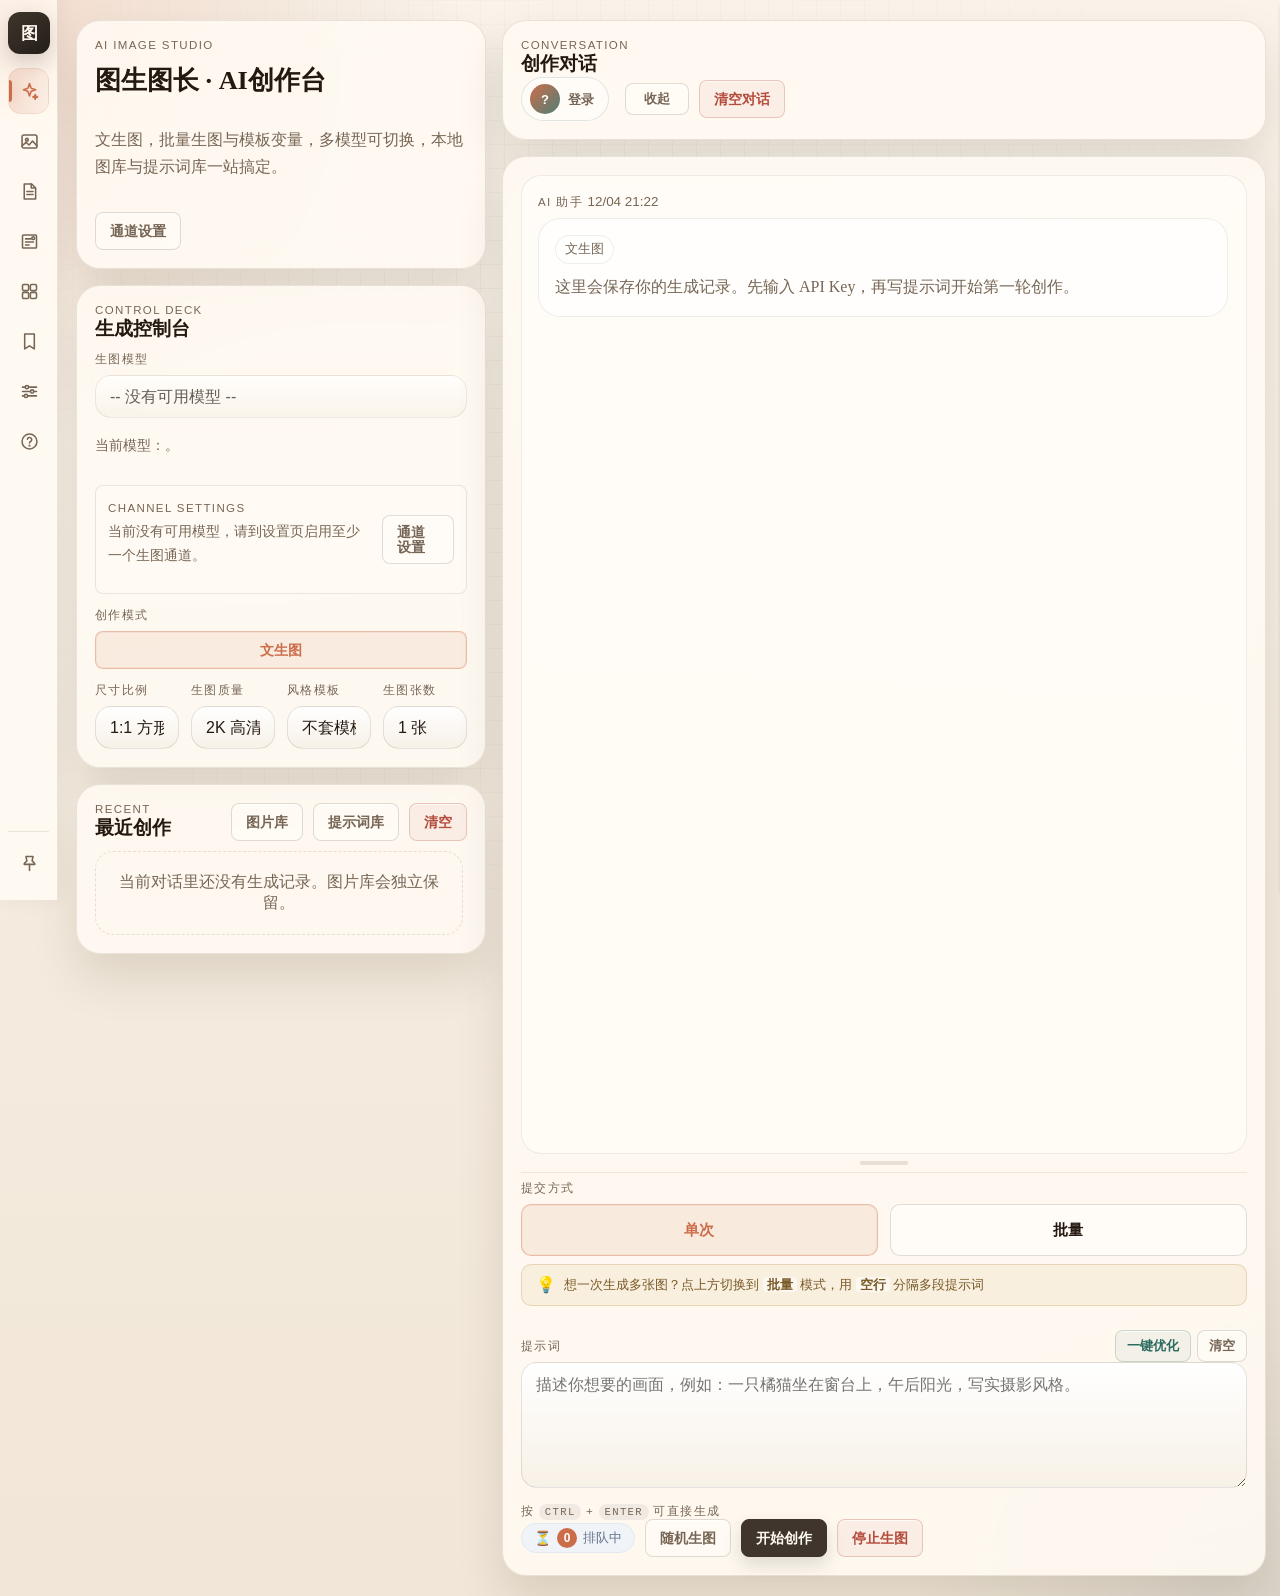
<file: index.html>
<!DOCTYPE html>
<html lang="zh-CN">
  <head>
    <meta charset="UTF-8" />
    <meta name="viewport" content="width=device-width, initial-scale=1.0" />
    <title>图生图长 · AI创作台</title>
    <link rel="stylesheet" href="./styles.css" />
    <link rel="stylesheet" href="./app-rail.css" />
  </head>
  <body>
    <div class="shell">
      <aside class="sidebar">
        <section class="brand-card panel">
          <div class="brand-copy">
            <p class="eyebrow">AI Image Studio</p>
            <h1 class="brand-title">图生图长 · AI创作台</h1>
            <p class="lede">文生图，批量生图与模板变量，多模型可切换，本地图库与提示词库一站搞定。</p>
          </div>
          <div class="brand-actions">
            <a class="ghost-link" href="./settings.html">通道设置</a>
          </div>
        </section>

        <section class="panel control-deck" id="control-deck">
          <div class="section-head compact">
            <div>
              <p class="eyebrow">Control Deck</p>
              <h2>生成控制台</h2>
            </div>
          </div>

          <div class="control-stack">

            <div class="field-block field-wide">
              <label class="field-label" for="model-name">生图模型</label>
              <select id="model-name" class="text-input select-input"></select>
              <p class="field-note">可选 GPT-Image 中转模型和 Agnes Image 2.1 Flash 等多个生图模型。GPT-Image 中转通道支持在设置页切换不同模型。</p>
            </div>

            <div class="model-channel-card">
              <div>
                <span class="field-label">Channel Settings</span>
                <p class="field-note" id="model-channel-note">API Key 和中转地址已移到独立设置页。</p>
              </div>
              <a class="ghost-link" id="model-channel-link" href="./settings.html">通道设置</a>
            </div>

            <div class="field-block field-wide">
              <span class="field-label">创作模式</span>
              <div class="mode-switch" id="mode-switch">
                <button class="mode-button is-active" data-mode="text" type="button">文生图</button>
              </div>
            </div>

            <div class="compact-grid" id="generation-options-grid">
              <div class="field-block">
                <label class="field-label" for="aspect-ratio">尺寸比例</label>
                <select id="aspect-ratio" class="text-input select-input"></select>
              </div>
              <div class="field-block">
                <label class="field-label" for="image-quality">生图质量</label>
                <select id="image-quality" class="text-input select-input"></select>
              </div>
              <div class="field-block">
                <label class="field-label" for="style-template">风格模板</label>
                <select id="style-template" class="text-input select-input"></select>
              </div>
              <div class="field-block">
                <label class="field-label" for="image-count">生图张数</label>
                <select id="image-count" class="text-input select-input">
                  <option value="1">1 张</option>
                  <option value="2">2 张</option>
                  <option value="3">3 张</option>
                  <option value="4">4 张</option>
                </select>
              </div>
            </div>
          </div>
        </section>

        <section class="panel history-card">
          <div class="section-head compact">
            <div>
              <p class="eyebrow">Recent</p>
              <h2>最近创作</h2>
            </div>
            <div class="inline-actions">
              <a class="ghost-link" href="./gallery.html" target="_blank" rel="noopener">图片库</a>
              <a class="ghost-link" href="./prompts.html" target="_blank" rel="noopener">提示词库</a>
              <button class="ghost-button danger" id="clear-history" type="button">清空</button>
            </div>
          </div>
          <div class="history-list" id="history-list"></div>
        </section>
      </aside>

      <div class="vertical-resize-handle" id="vertical-resize-handle" title="左右拖拽调整侧边栏宽度"></div>

      <main class="workspace">
        <section class="workspace-head panel">
          <div>
            <p class="eyebrow">Conversation</p>
            <h2>创作对话</h2>
          </div>
          <div class="workspace-actions">
            <button class="ghost-button small-button account-user-btn" id="account-user-btn" type="button" title="账号管理">
              <span class="account-avatar" id="account-avatar"></span>
              <span class="account-nickname" id="account-nickname">登录</span>
            </button>
            <button
              class="ghost-button small-button collapse-button"
              id="toggle-preview-panel"
              type="button"
              aria-expanded="true"
              aria-controls="chat-workspace"
            >收起</button>
            <button class="ghost-button danger" id="clear-chat" type="button">清空对话</button>
          </div>
        </section>

        <section class="chat-panel panel" id="preview-panel">
          <div class="chat-workspace" id="chat-workspace">
            <div class="message-viewport" id="message-viewport">
              <div class="message-list" id="message-list"></div>
            </div>

            <div class="resize-handle" id="resize-handle" title="上下拖拽调整对话区高度"></div>

            <form class="composer" id="composer">
              <div class="field-block field-wide" id="task-mode-field">
                <span class="field-label">提交方式</span>
                <div class="mode-switch" id="task-mode-switch">
                  <button class="mode-button is-active" data-task-mode="single" type="button">单次</button>
                  <button class="mode-button" data-task-mode="batch" type="button">
                    <span class="mode-button-text">批量</span>
                  </button>
                </div>
              </div>
              <div class="mode-hint" id="task-mode-hint" data-mode-hint="single">
                <span class="mode-hint-icon" id="task-mode-hint-icon">💡</span>
                <span class="mode-hint-text" id="task-mode-hint-text">
                  想一次生成多张图？点上方切换到 <b>批量</b> 模式，用 <b>空行</b> 分隔多段提示词
                </span>
              </div>
              <div id="single-prompt-panel">
                <div class="batch-input-head">
                  <label class="field-label" for="prompt-input">提示词</label>
                  <div class="prompt-head-actions">
                    <button class="ghost-button small-button optimize-button" id="optimize-prompt" type="button">一键优化</button>
                    <button class="ghost-button small-button" id="clear-prompt" type="button">清空</button>
                  </div>
                </div>
                <textarea
                  id="prompt-input"
                  placeholder="描述你想要的画面，例如：保留参考图的人物姿势，但改成温暖的水彩插画风格，背景换成春天花园。"
                  rows="5"
                ></textarea>
              </div>
              <div class="batch-panel" id="batch-panel" hidden>
                <div class="batch-input-head">
                  <label class="field-label" for="batch-prompt-input">批量提示词</label>
                  <button class="ghost-button small-button" id="clear-batch-prompts" type="button">清空</button>
                </div>
                <textarea
                  id="batch-prompt-input"
                  placeholder="每段提示词之间空一行。每一段都会按顺序单独生成一张图片。"
                  rows="9"
                ></textarea>
                <div class="helper-text">用空行分隔多段提示词，系统会顺序逐张生成。支持 <code>{变量}</code> 模板（逗号分隔多变量）。</div>
                <div class="batch-template-section">
                  <div class="template-body" id="template-body">
                    <div class="template-guide">
                      <div class="template-guide-row">
                        <span class="template-guide-tag">① 模板</span>
                        <code class="template-guide-code">一只{动物}在{场景}里玩耍</code>
                      </div>
                      <div class="template-guide-row">
                        <span class="template-guide-tag">② 值</span>
                        <code class="template-guide-code">小猫,客厅 / 小狗,公园</code>
                      </div>
                      <div class="template-guide-note">⚠ 只有 <code>{变量}</code> 这种半角大括号才会被识别为变量，<code>【变量】</code> <code>（变量）</code> 及其它符号无效</div>
                    </div>
                    <div class="template-field">
                      <div class="batch-input-head">
                        <label class="field-label" for="template-values">变量值（每行一组，逗号分隔多个变量）</label>
                        <button class="ghost-button small-button" id="clear-template-values" type="button" title="清空变量值内容">清空</button>
                      </div>
                      <textarea
                        id="template-values"
                        class="text-input"
                        rows="3"
                        placeholder="小猫,客厅
小狗,公园"
                      ></textarea>
                      <div class="template-footer">
                        <button class="ghost-button small-button" id="apply-template" type="button">填充到生成队列</button>
                        <span class="template-summary" id="template-summary">将生成 0 条</span>
                      </div>
                    </div>
                  </div>
                </div>
                <div class="batch-queue-head">
                  <span class="field-label">队列预览</span>
                  <span class="batch-queue-summary" id="batch-queue-summary">未添加提示词</span>
                </div>
                <div class="batch-queue-list" id="batch-queue-list"></div>
              </div>
              <div class="composer-actions">
                <div class="helper-text" id="composer-helper-text">按 <kbd>Ctrl</kbd> + <kbd>Enter</kbd> 可直接生成或编辑</div>
                <div class="button-row">
                  <div class="queue-status-bar" id="queue-status-bar" hidden>
                    <span class="queue-icon">⏳</span>
                    <span class="queue-count">0</span>
                    <span class="queue-label">排队中</span>
                  </div>
                  <button class="ghost-button" id="random-generate-button" type="button">随机生图</button>
                  <button class="primary-button" id="generate-button" type="submit">开始创作</button>
                  <button class="ghost-button danger" id="stop-generate-button" type="button" hidden>停止生图</button>
                </div>
              </div>
            </form>
          </div>
        </section>
      </main>
    </div>

    <!-- 账号登录/注册弹窗 -->
    <div class="account-modal-overlay" id="account-modal-overlay" hidden>
      <div class="account-modal" role="dialog" aria-modal="true" aria-labelledby="account-modal-title">
        <button class="account-modal-close" id="account-modal-close" type="button" aria-label="关闭">✕</button>

        <!-- 登录面板 -->
        <div class="account-panel" id="account-login-panel">
          <h2 class="account-modal-title" id="account-modal-title">登录</h2>
          <p class="account-modal-desc">欢迎回来，继续你的 AI 创作之旅。</p>
          <div class="account-field">
            <label class="field-label" for="login-email">邮箱</label>
            <input class="text-input" id="login-email" type="email" placeholder="请输入邮箱" autocomplete="email" />
          </div>
          <div class="account-field">
            <label class="field-label" for="login-password">密码</label>
            <input class="text-input" id="login-password" type="password" placeholder="请输入密码" autocomplete="current-password" />
          </div>
          <p class="account-error" id="login-error" hidden></p>
          <button class="primary-button account-submit-btn" id="login-submit-btn" type="button">登录</button>
          <p class="account-switch">还没有账号？<button class="link-button" id="switch-to-register" type="button">立即注册</button></p>
        </div>

        <!-- 注册面板 -->
        <div class="account-panel" id="account-register-panel" hidden>
          <h2 class="account-modal-title">注册账号</h2>
          <p class="account-modal-desc">创建账号，保存你的创作数据。</p>
          <div class="account-field">
            <label class="field-label" for="register-nickname">昵称 <span class="required-star">*</span></label>
            <input class="text-input" id="register-nickname" type="text" placeholder="给自己起个名字" maxlength="20" autocomplete="nickname" />
          </div>
          <div class="account-field">
            <label class="field-label" for="register-email">邮箱 <span class="required-star">*</span></label>
            <input class="text-input" id="register-email" type="email" placeholder="请输入邮箱" autocomplete="email" />
          </div>
          <div class="account-field">
            <label class="field-label" for="register-password">密码 <span class="required-star">*</span></label>
            <input class="text-input" id="register-password" type="password" placeholder="至少 6 位" minlength="6" autocomplete="new-password" />
          </div>
          <p class="account-error" id="register-error" hidden></p>
          <button class="primary-button account-submit-btn" id="register-submit-btn" type="button">注册</button>
          <p class="account-switch">已有账号？<button class="link-button" id="switch-to-login" type="button">去登录</button></p>
        </div>

        <!-- 个人中心面板 -->
        <div class="account-panel" id="account-profile-panel" hidden>
          <h2 class="account-modal-title">个人中心</h2>
          <div class="account-profile-info">
            <div class="account-profile-avatar" id="account-profile-avatar"></div>
            <div class="account-profile-details">
              <p class="account-profile-nickname" id="account-profile-nickname"></p>
              <p class="account-profile-email" id="account-profile-email"></p>
            </div>
          </div>
          <div class="account-field">
            <label class="field-label" for="profile-nickname">修改昵称</label>
            <input class="text-input" id="profile-nickname" type="text" placeholder="新昵称" maxlength="20" />
          </div>
          <div class="account-field">
            <label class="field-label" for="profile-password">修改密码</label>
            <input class="text-input" id="profile-password" type="password" placeholder="新密码，留空则不修改" minlength="6" />
          </div>
          <p class="account-error" id="profile-error" hidden></p>
          <button class="primary-button account-submit-btn" id="profile-save-btn" type="button">保存修改</button>
          <button class="ghost-button danger account-logout-btn" id="account-logout-btn" type="button">退出登录</button>
        </div>
      </div>
    </div>

    <template id="message-template">
      <article class="message-item">
        <div class="message-meta">
          <span class="message-role"></span>
          <time class="message-time"></time>
        </div>
        <div class="message-bubble">
          <div class="message-tags"></div>
          <p class="message-text"></p>
          <div class="image-gallery"></div>
          <div class="message-actions"></div>
        </div>
      </article>
    </template>

    <div class="preview-lightbox" id="preview-lightbox" hidden>
      <div class="lightbox-backdrop" data-lightbox-close="true"></div>
      <button class="lightbox-close-btn" id="lightbox-close-btn" type="button" aria-label="关闭预览">✕</button>
      <img class="lightbox-image" id="lightbox-image" alt="" />
    </div>

    <script src="./app-config.js"></script>
    <script src="./app-utils.js"></script>
    <script src="./app.js"></script>
    <script src="./app-nav.js"></script>
  </body>
</html>
</file>
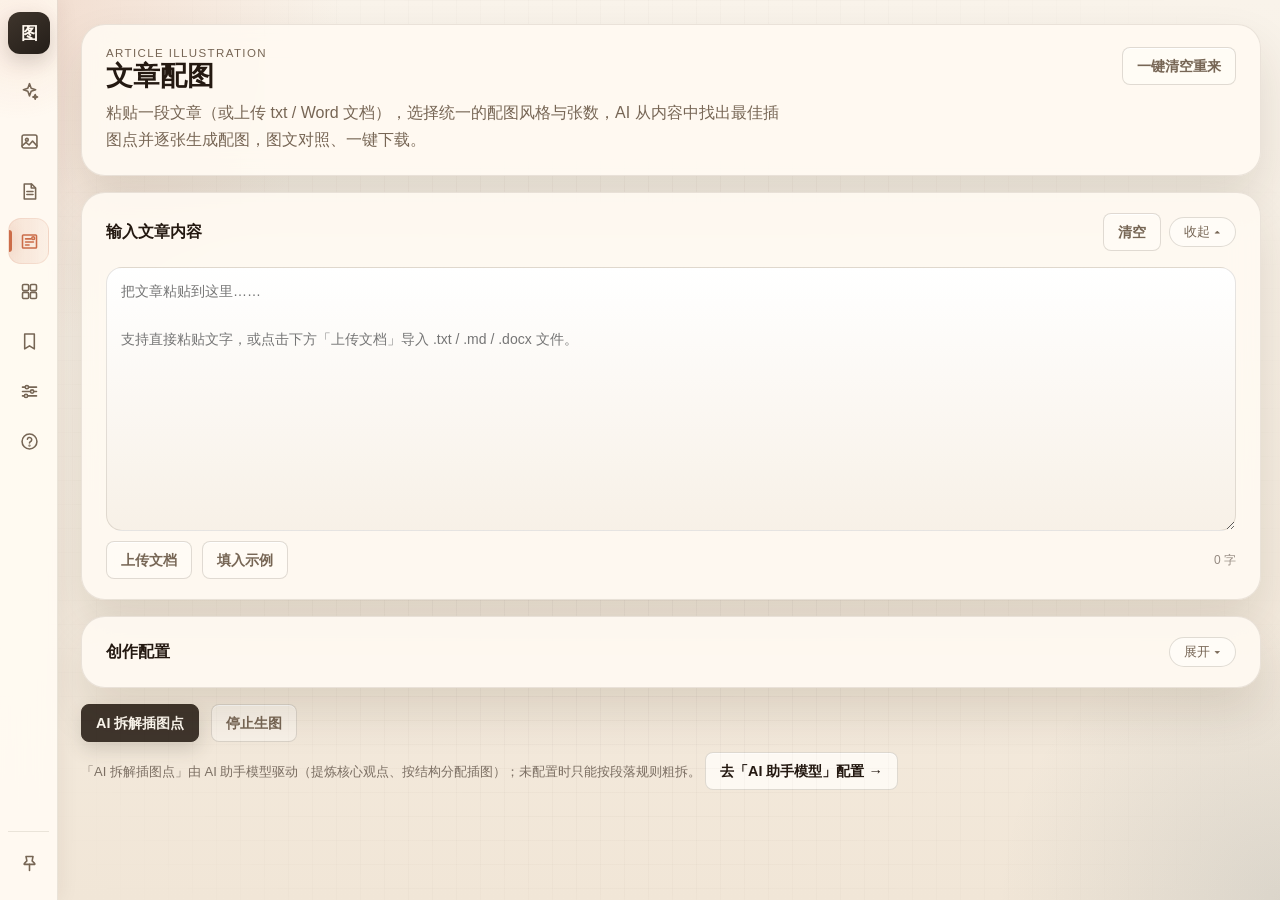
<file: article.html>
<!DOCTYPE html>
<html lang="zh-CN">
  <head>
    <meta charset="UTF-8" />
    <meta name="viewport" content="width=device-width, initial-scale=1.0" />
    <title>文章配图 · 图生图长</title>
    <link rel="stylesheet" href="./styles.css" />
    <link rel="stylesheet" href="./xhs.css" />
    <link rel="stylesheet" href="./article.css" />
    <link rel="stylesheet" href="./app-rail.css" />
  </head>
  <body>
    <div class="article-shell">
      <!-- 顶部：标题与说明 -->
      <header class="article-hero panel">
        <div>
          <p class="eyebrow">Article Illustration</p>
          <h1>文章配图</h1>
          <p class="hero-text">粘贴一段文章（或上传 txt / Word 文档），选择统一的配图风格与张数，AI 从内容中找出最佳插图点并逐张生成配图，图文对照、一键下载。</p>
        </div>
        <div class="article-hero-actions">
          <button class="ghost-button article-reset-button" id="article-reset" type="button">一键清空重来</button>
        </div>
      </header>

      <!-- 输入区：文章内容（支持粘贴与文档上传） -->
      <section class="article-input panel">
        <div class="article-panel-head">
          <h2 class="article-section-title">输入文章内容</h2>
          <div class="article-head-actions">
            <button class="ghost-button" id="article-clear" type="button" hidden>清空</button>
            <button class="article-collapse-toggle" id="article-input-toggle" type="button" aria-expanded="true" aria-controls="article-input-body">收起 ▴</button>
          </div>
        </div>
        <div class="article-panel-body" id="article-input-body">
          <textarea id="article-text" class="text-input article-textarea" rows="10"
            placeholder="把文章粘贴到这里……&#10;&#10;支持直接粘贴文字，或点击下方「上传文档」导入 .txt / .md / .docx 文件。"></textarea>
          <div class="article-input-toolbar">
            <button class="ghost-button" id="article-upload" type="button">上传文档</button>
            <input id="article-file" type="file" accept=".txt,.md,.markdown,.docx" hidden />
            <button class="ghost-button" id="article-example" type="button">填入示例</button>
            <span class="article-char-count" id="article-char-count">0 字</span>
          </div>
        </div>
      </section>

      <!-- 配置区：风格 + 模型 + 张数（可折叠） -->
      <section class="article-config panel">
        <div class="article-panel-head">
          <h2 class="article-section-title">创作配置</h2>
          <button class="article-collapse-toggle" id="article-config-toggle" type="button" aria-expanded="false" aria-controls="article-config-body">展开 ▾</button>
        </div>
        <div class="article-panel-body" id="article-config-body" hidden>
          <h3 class="article-sub-title">1 · 配图风格<span class="article-sub-title-note">文章配图独立风格库 · 点击卡片选中，再点取消</span></h3>
          <!-- 风格卡片：点击选中，卡片上可编辑/删除；风格库与小红书板块各自独立 -->
          <input id="article-style-search" class="text-input xhs-style-search" type="text"
            placeholder="按名称搜索风格…" hidden />
          <div id="article-style-cards" class="xhs-style-cards" aria-label="配图风格列表"></div>
          <p class="article-style-hint" id="article-style-hint">未选中任何风格时，配图将完全忠实于提示词本身的画面描述。</p>
          <!-- 自定义风格：默认收起，点击「新建自定义风格」展开表单 -->
          <div class="article-style-new-row">
            <button class="ghost-button article-style-new" id="article-style-new" type="button">＋ 新建自定义风格</button>
          </div>
          <div class="xhs-style-form" id="article-style-form" hidden>
            <span class="field-label">自定义风格</span>
            <input id="article-style-name" class="text-input" type="text" maxlength="30" placeholder="风格名称，如：吉卜力水彩" />
            <textarea id="article-style-prompt" class="text-input xhs-style-prompt-input" rows="6" maxlength="2000"
              placeholder="风格描述 Prompt（作为统一画风注入每张配图），如：吉卜力水彩、暖色调、留白多、笔触柔和..."></textarea>
            <div class="xhs-style-char-count" id="article-style-prompt-count">0/2000</div>
            <div class="xhs-style-form-actions">
              <button id="article-style-save" class="ghost-button" type="button">保存自定义风格</button>
              <button id="article-style-cancel" class="ghost-button" type="button" hidden>取消编辑</button>
              <!-- 风格库迁移：导出为 JSON 文件 / 从 JSON 文件导入（操作文章配图自己的独立风格库） -->
              <button class="ghost-button" id="article-style-export" type="button" title="把文章配图风格库导出为 JSON 文件，用于备份或迁移到其它电脑">导出风格</button>
              <button class="ghost-button" id="article-style-import" type="button" title="从 JSON 文件导入风格库到文章配图（不影响小红书板块）">导入风格</button>
              <input id="article-style-import-file" type="file" accept=".json,application/json" hidden />
            </div>
          </div>

          <h3 class="article-sub-title">2 · 确认模型与张数</h3>
          <div class="article-config-row-one">
            <div class="article-config-block">
              <label class="field-label" for="article-model">生图模型（来自通道设置）</label>
              <select id="article-model" class="text-input article-select"></select>
              <p class="article-model-note" id="article-model-note"></p>
            </div>
            <div class="article-config-block">
              <label class="field-label" for="article-ratio">尺寸比例</label>
              <select id="article-ratio" class="text-input article-select"></select>
            </div>
            <div class="article-config-block">
              <label class="field-label" for="article-quality">生图质量</label>
              <select id="article-quality" class="text-input article-select"></select>
            </div>
            <div class="article-config-block">
              <label class="field-label" for="article-count">配图张数</label>
              <select id="article-count" class="text-input article-select">
                <option value="auto" selected>智能推荐</option>
                <option value="1">1 张</option>
                <option value="2">2 张</option>
                <option value="3">3 张</option>
                <option value="4">4 张</option>
                <option value="6">6 张</option>
                <option value="8">8 张</option>
              </select>
            </div>
          </div>
        </div>
      </section>

      <!-- 主操作：AI 拆解插图点 -->
      <div class="article-actions">
        <button class="primary-button" id="article-analyze" type="button" disabled>AI 拆解插图点</button>
        <button class="ghost-button" id="article-stop" type="button" hidden>停止生图</button>
        <p class="article-status" id="article-status" hidden></p>
      </div>
      <!-- 文本模型引导：未配置「AI 助手模型」时显示，指向设置页 -->
      <p class="article-llm-hint" id="article-llm-hint" hidden>
        「AI 拆解插图点」由 AI 助手模型驱动（提炼核心观点、按结构分配插图）；未配置时只能按段落规则粗拆。
        <a class="nav-link" href="./settings.html">去「AI 助手模型」配置 →</a>
      </p>

      <!-- 拆解结果：可编辑的插图点列表（生图前的确认层） -->
      <section class="article-points panel" id="article-points-panel" hidden>
        <div class="article-panel-head">
          <h2 class="article-section-title">插图点（可编辑）</h2>
          <button class="article-collapse-toggle" id="article-points-toggle" type="button" aria-expanded="true" aria-controls="article-points-body">收起 ▴</button>
        </div>
        <div class="article-panel-body" id="article-points-body">
          <p class="article-points-tip" id="article-points-tip">每张图对应文章一部分的核心内容。可以直接修改提示词、删除不想要的点，确认无误后再开始生图。</p>
          <div id="article-points" class="article-points-list" aria-label="插图点列表"></div>
          <div class="article-points-footer">
            <button class="ghost-button" id="article-add-point" type="button">+ 补充一张</button>
            <button class="primary-button" id="article-generate" type="button">开始生图</button>
          </div>
        </div>
      </section>

      <!-- 生成结果：图文对照卡片流 -->
      <section class="article-results panel" id="article-results-panel" hidden>
        <div class="article-panel-head">
          <h2 class="article-section-title">生成结果</h2>
          <div class="article-head-actions">
            <button class="ghost-button" id="article-download-all" type="button" hidden>下载全部</button>
            <button class="article-collapse-toggle" id="article-results-toggle" type="button" aria-expanded="true" aria-controls="article-results-body">收起 ▴</button>
          </div>
        </div>
        <div class="article-panel-body" id="article-results-body">
          <div id="article-results" class="article-results-grid" aria-label="配图结果"></div>
        </div>
      </section>
    </div>

    <!-- mammoth.js：浏览器端解析 .docx（本地打包，无需联网） -->
    <script src="./libs/mammoth.browser.min.js"></script>
    <script src="./app-config.js"></script>
    <script src="./app-utils.js"></script>
    <script src="./article.js"></script>
    <script src="./app-nav.js"></script>
  </body>
</html>
</file>
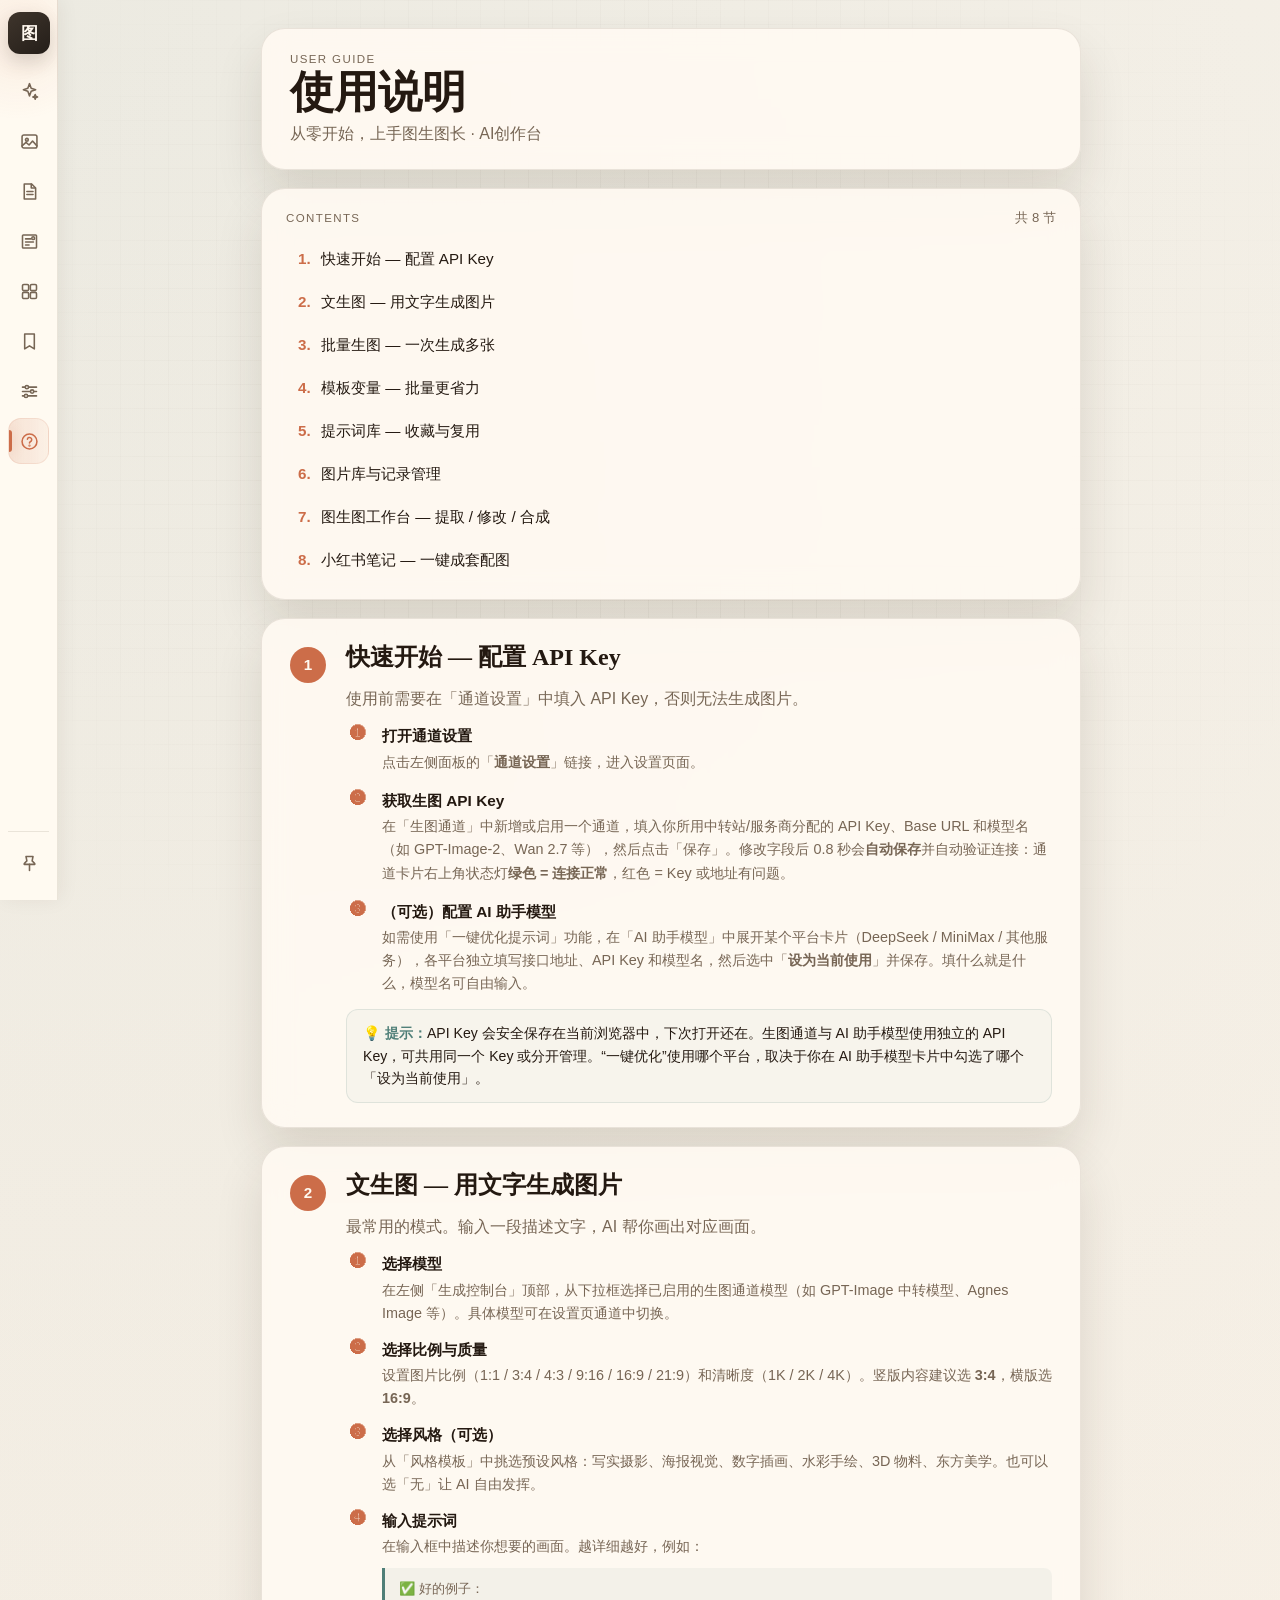
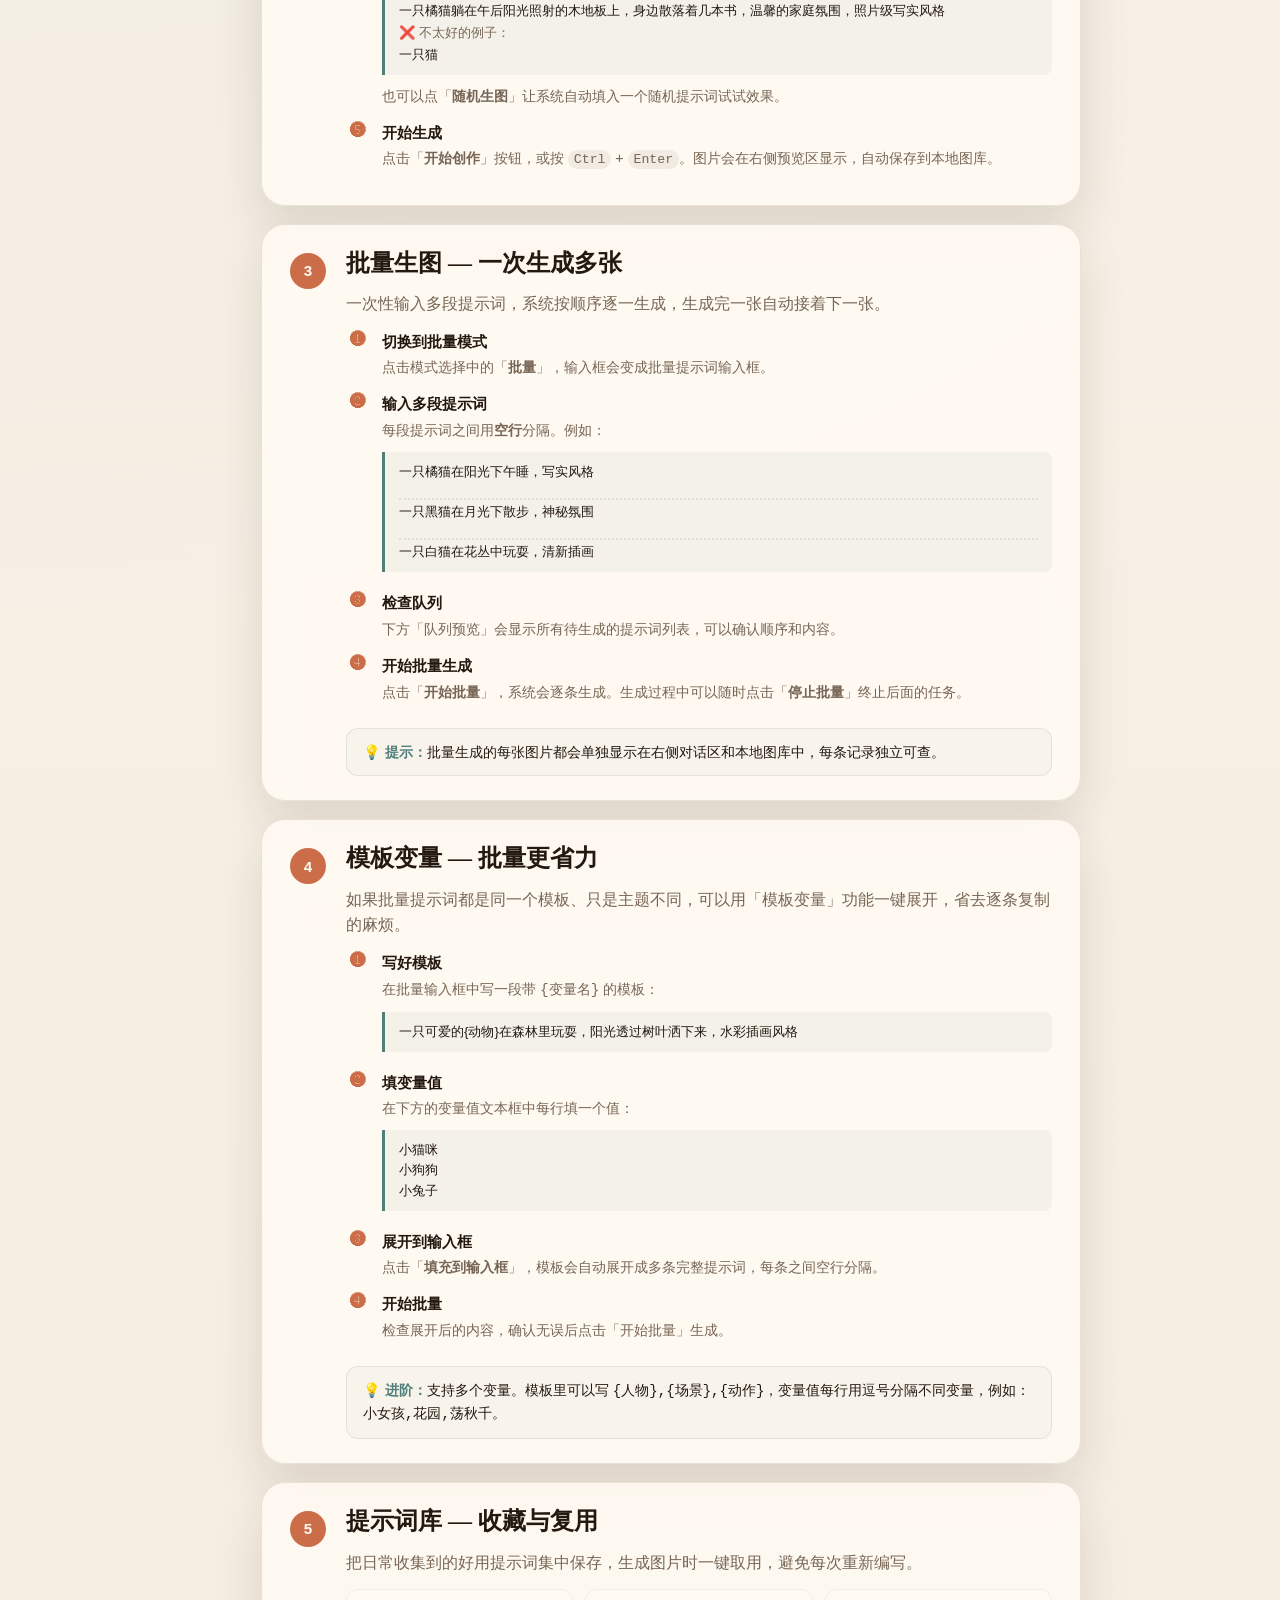
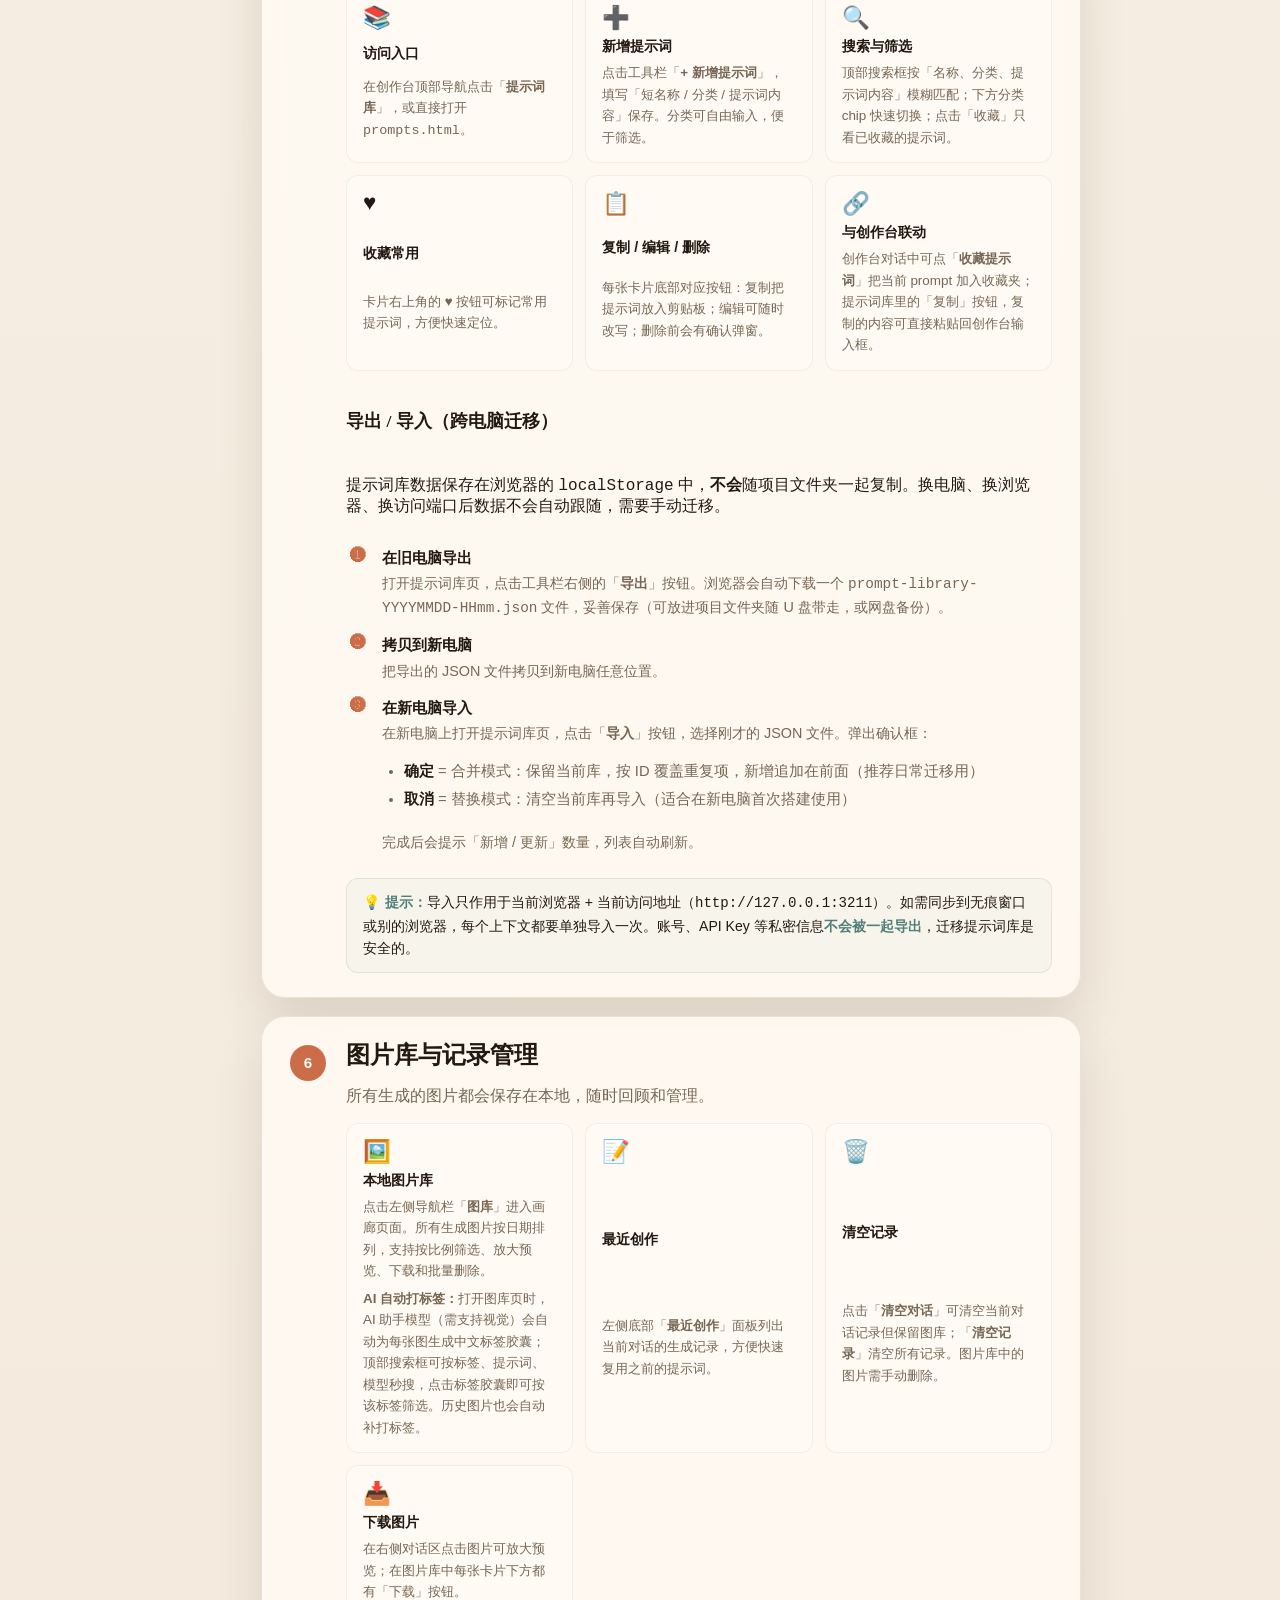
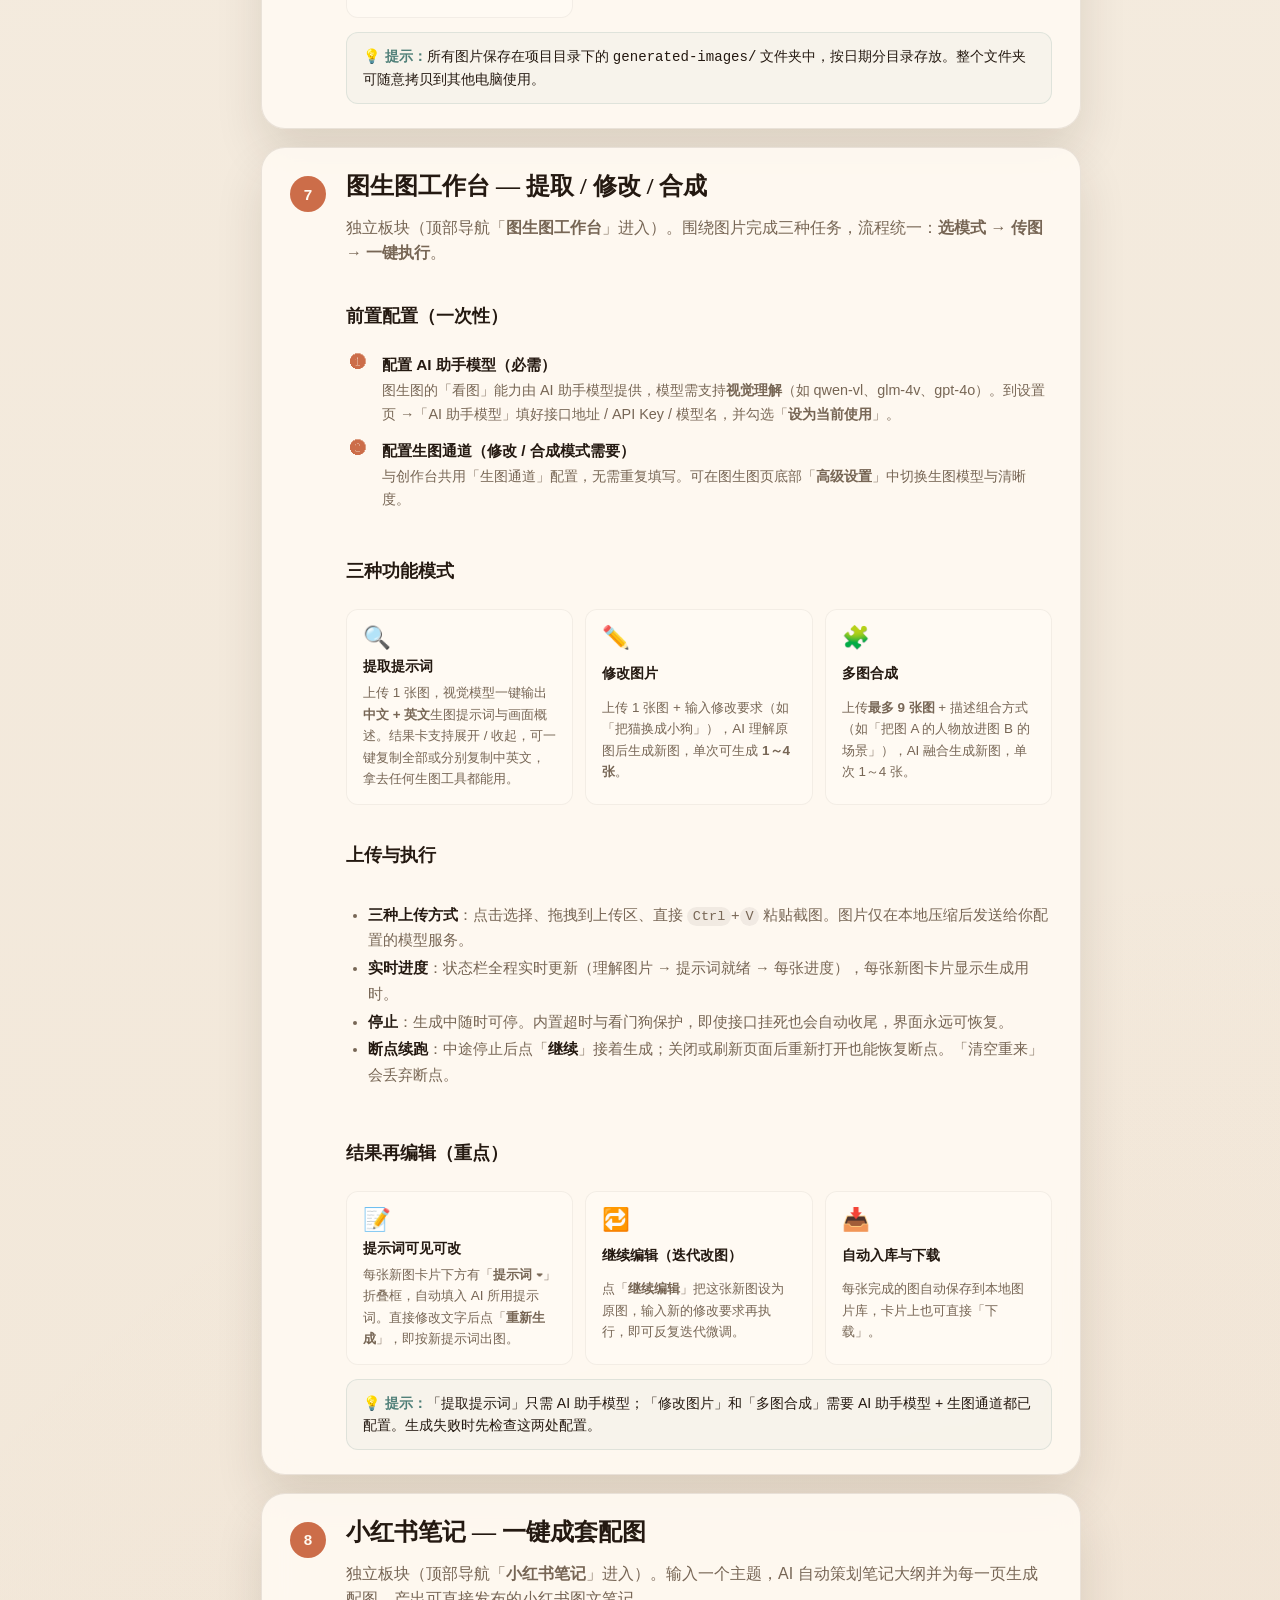
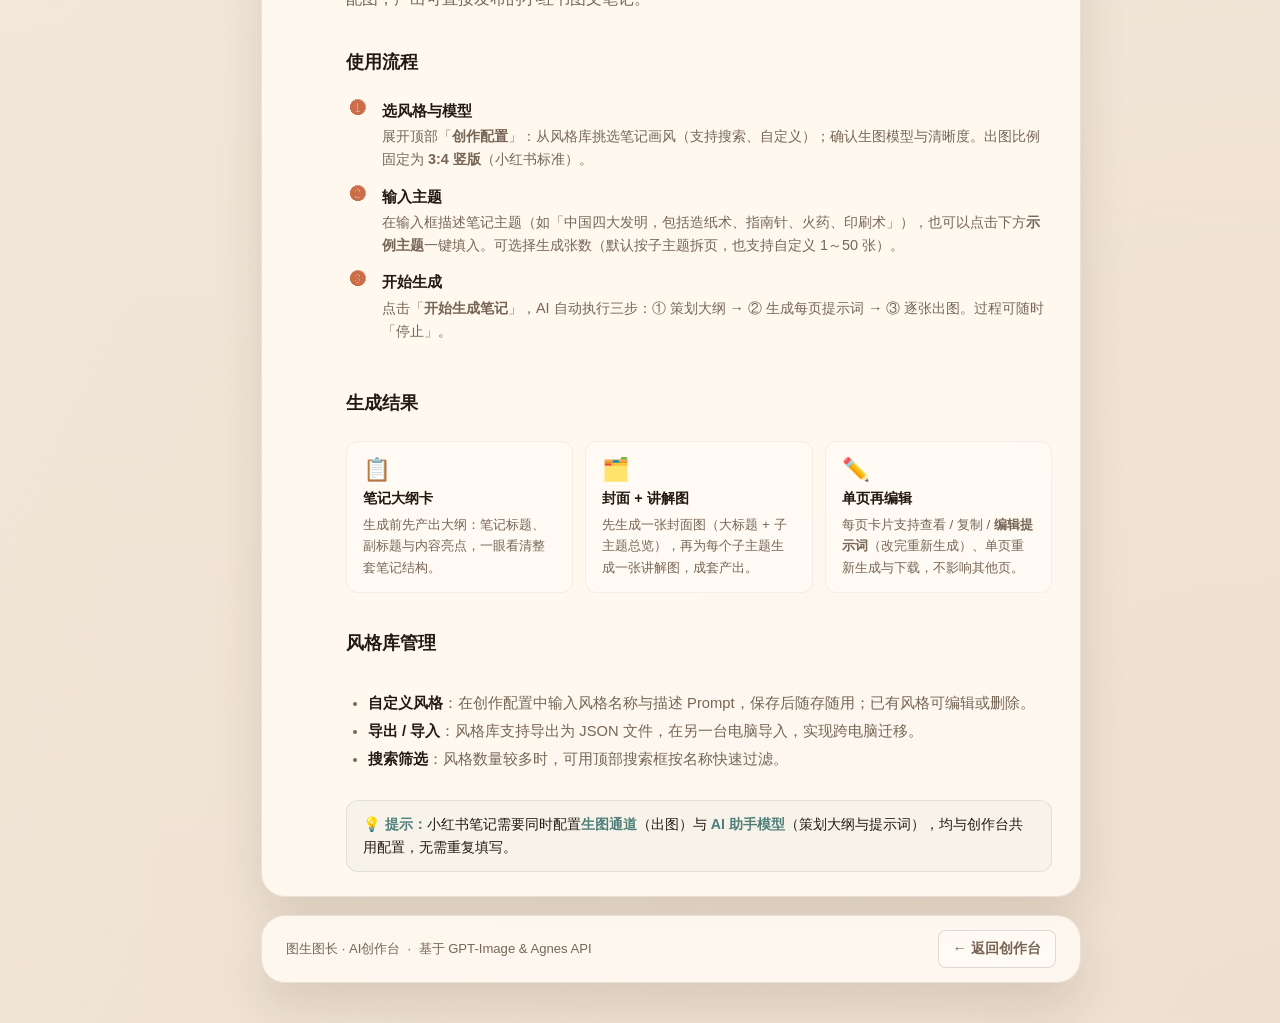
<file: help.html>
<!DOCTYPE html>
<html lang="zh-CN">
  <head>
    <meta charset="UTF-8" />
    <meta name="viewport" content="width=device-width, initial-scale=1.0" />
    <title>使用说明 · 图生图长 · AI创作台</title>
    <link rel="stylesheet" href="./styles.css" />
    <link rel="stylesheet" href="./app-rail.css" />
  </head>
  <body class="help-page">
    <div class="help-shell">

      <header class="help-hero panel">
        <div class="help-hero-text">
          <p class="eyebrow">User Guide</p>
          <h1 class="help-title">使用说明</h1>
          <p class="help-subtitle">从零开始，上手图生图长 · AI创作台</p>
        </div>
      </header>

      <!-- 目录 -->
      <nav class="help-toc panel">
        <div class="toc-header">
          <span class="eyebrow">Contents</span>
          <span class="toc-count">共 8 节</span>
        </div>
        <ol class="toc-list">
          <li><a href="#quickstart">快速开始 — 配置 API Key</a></li>
          <li><a href="#text-to-image">文生图 — 用文字生成图片</a></li>
          <li><a href="#batch">批量生图 — 一次生成多张</a></li>
          <li><a href="#template">模板变量 — 批量更省力</a></li>
          <li><a href="#prompt-library">提示词库 — 收藏与复用</a></li>
          <li><a href="#gallery">图片库与记录管理</a></li>
          <li><a href="#img2img">图生图工作台 — 提取 / 修改 / 合成</a></li>
          <li><a href="#xhs-notes">小红书笔记 — 一键成套配图</a></li>
        </ol>
      </nav>

      <!-- 1. 快速开始 -->
      <section class="help-section panel" id="quickstart">
        <div class="section-badge">1</div>
        <div class="section-body">
          <h2>快速开始 — 配置 API Key</h2>
          <p class="section-lede">使用前需要在「通道设置」中填入 API Key，否则无法生成图片。</p>

          <div class="step-list">
            <div class="step-item">
              <div class="step-num">❶</div>
              <div class="step-content">
                <h3>打开通道设置</h3>
                <p>点击左侧面板的「<strong>通道设置</strong>」链接，进入设置页面。</p>
              </div>
            </div>
            <div class="step-item">
              <div class="step-num">❷</div>
              <div class="step-content">
                <h3>获取生图 API Key</h3>
                <p>在「生图通道」中新增或启用一个通道，填入你所用中转站/服务商分配的 API Key、Base URL 和模型名（如 GPT-Image-2、Wan 2.7 等），然后点击「保存」。修改字段后 0.8 秒会<strong>自动保存</strong>并自动验证连接：通道卡片右上角状态灯<strong>绿色 = 连接正常</strong>，红色 = Key 或地址有问题。</p>
              </div>
            </div>
            <div class="step-item">
              <div class="step-num">❸</div>
              <div class="step-content">
                <h3>（可选）配置 AI 助手模型</h3>
                <p>如需使用「一键优化提示词」功能，在「AI 助手模型」中展开某个平台卡片（DeepSeek / MiniMax / 其他服务），各平台独立填写接口地址、API Key 和模型名，然后选中「<strong>设为当前使用</strong>」并保存。填什么就是什么，模型名可自由输入。</p>
              </div>
            </div>
          </div>

          <div class="tip-box">
            <strong>💡 提示：</strong>API Key 会安全保存在当前浏览器中，下次打开还在。生图通道与 AI 助手模型使用独立的 API Key，可共用同一个 Key 或分开管理。“一键优化”使用哪个平台，取决于你在 AI 助手模型卡片中勾选了哪个「设为当前使用」。</div>
        </div>
      </section>

      <!-- 2. 文生图 -->
      <section class="help-section panel" id="text-to-image">
        <div class="section-badge">2</div>
        <div class="section-body">
          <h2>文生图 — 用文字生成图片</h2>
          <p class="section-lede">最常用的模式。输入一段描述文字，AI 帮你画出对应画面。</p>

          <div class="step-list compact">
            <div class="step-item">
              <div class="step-num">❶</div>
              <div class="step-content">
                <h3>选择模型</h3>
                <p>在左侧「生成控制台」顶部，从下拉框选择已启用的生图通道模型（如 GPT-Image 中转模型、Agnes Image 等）。具体模型可在设置页通道中切换。</p>
              </div>
            </div>
            <div class="step-item">
              <div class="step-num">❷</div>
              <div class="step-content">
                <h3>选择比例与质量</h3>
                <p>设置图片比例（1:1 / 3:4 / 4:3 / 9:16 / 16:9 / 21:9）和清晰度（1K / 2K / 4K）。竖版内容建议选 <strong>3:4</strong>，横版选 <strong>16:9</strong>。</p>
              </div>
            </div>
            <div class="step-item">
              <div class="step-num">❸</div>
              <div class="step-content">
                <h3>选择风格（可选）</h3>
                <p>从「风格模板」中挑选预设风格：写实摄影、海报视觉、数字插画、水彩手绘、3D 物料、东方美学。也可以选「无」让 AI 自由发挥。</p>
              </div>
            </div>
            <div class="step-item">
              <div class="step-num">❹</div>
              <div class="step-content">
                <h3>输入提示词</h3>
                <p>在输入框中描述你想要的画面。越详细越好，例如：</p>
                <div class="example-block">
                  <p class="example-label">✅ 好的例子：</p>
                  <p class="example-text">一只橘猫躺在午后阳光照射的木地板上，身边散落着几本书，温馨的家庭氛围，照片级写实风格</p>
                  <p class="example-label">❌ 不太好的例子：</p>
                  <p class="example-text">一只猫</p>
                </div>
                <p>也可以点「<strong>随机生图</strong>」让系统自动填入一个随机提示词试试效果。</p>
              </div>
            </div>
            <div class="step-item">
              <div class="step-num">❺</div>
              <div class="step-content">
                <h3>开始生成</h3>
                <p>点击「<strong>开始创作</strong>」按钮，或按 <kbd>Ctrl</kbd> + <kbd>Enter</kbd>。图片会在右侧预览区显示，自动保存到本地图库。</p>
              </div>
            </div>
          </div>
        </div>
      </section>

      <!-- 3. 批量生图 -->
      <section class="help-section panel" id="batch">
        <div class="section-badge">3</div>
        <div class="section-body">
          <h2>批量生图 — 一次生成多张</h2>
          <p class="section-lede">一次性输入多段提示词，系统按顺序逐一生成，生成完一张自动接着下一张。</p>

          <div class="step-list compact">
            <div class="step-item">
              <div class="step-num">❶</div>
              <div class="step-content">
                <h3>切换到批量模式</h3>
                <p>点击模式选择中的「<strong>批量</strong>」，输入框会变成批量提示词输入框。</p>
              </div>
            </div>
            <div class="step-item">
              <div class="step-num">❷</div>
              <div class="step-content">
                <h3>输入多段提示词</h3>
                <p>每段提示词之间用<strong>空行</strong>分隔。例如：</p>
                <div class="example-block">
                  <p class="example-text">一只橘猫在阳光下午睡，写实风格</p>
                  <div class="example-blank-line"></div>
                  <p class="example-text">一只黑猫在月光下散步，神秘氛围</p>
                  <div class="example-blank-line"></div>
                  <p class="example-text">一只白猫在花丛中玩耍，清新插画</p>
                </div>
              </div>
            </div>
            <div class="step-item">
              <div class="step-num">❸</div>
              <div class="step-content">
                <h3>检查队列</h3>
                <p>下方「队列预览」会显示所有待生成的提示词列表，可以确认顺序和内容。</p>
              </div>
            </div>
            <div class="step-item">
              <div class="step-num">❹</div>
              <div class="step-content">
                <h3>开始批量生成</h3>
                <p>点击「<strong>开始批量</strong>」，系统会逐条生成。生成过程中可以随时点击「<strong>停止批量</strong>」终止后面的任务。</p>
              </div>
            </div>
          </div>

          <div class="tip-box">
            <strong>💡 提示：</strong>批量生成的每张图片都会单独显示在右侧对话区和本地图库中，每条记录独立可查。
          </div>
        </div>
      </section>

      <!-- 4. 模板变量 -->
      <section class="help-section panel" id="template">
        <div class="section-badge">4</div>
        <div class="section-body">
          <h2>模板变量 — 批量更省力</h2>
          <p class="section-lede">如果批量提示词都是同一个模板、只是主题不同，可以用「模板变量」功能一键展开，省去逐条复制的麻烦。</p>

          <div class="step-list compact">
            <div class="step-item">
              <div class="step-num">❶</div>
              <div class="step-content">
                <h3>写好模板</h3>
                <p>在批量输入框中写一段带 <code>{变量名}</code> 的模板：</p>
                <div class="example-block">
                  <p class="example-text">一只可爱的{动物}在森林里玩耍，阳光透过树叶洒下来，水彩插画风格</p>
                </div>
              </div>
            </div>
            <div class="step-item">
              <div class="step-num">❷</div>
              <div class="step-content">
                <h3>填变量值</h3>
                <p>在下方的变量值文本框中每行填一个值：</p>
                <div class="example-block">
                  <p class="example-text">小猫咪</p>
                  <p class="example-text">小狗狗</p>
                  <p class="example-text">小兔子</p>
                </div>
              </div>
            </div>
            <div class="step-item">
              <div class="step-num">❸</div>
              <div class="step-content">
                <h3>展开到输入框</h3>
                <p>点击「<strong>填充到输入框</strong>」，模板会自动展开成多条完整提示词，每条之间空行分隔。</p>
              </div>
            </div>
            <div class="step-item">
              <div class="step-num">❹</div>
              <div class="step-content">
                <h3>开始批量</h3>
                <p>检查展开后的内容，确认无误后点击「开始批量」生成。</p>
              </div>
            </div>
          </div>

          <div class="tip-box">
            <strong>💡 进阶：</strong>支持多个变量。模板里可以写 <code>{人物},{场景},{动作}</code>，变量值每行用逗号分隔不同变量，例如：<code>小女孩,花园,荡秋千</code>。
          </div>
        </div>
      </section>

      <!-- 5. 提示词库 -->
      <section class="help-section panel" id="prompt-library">
        <div class="section-badge">5</div>
        <div class="section-body">
          <h2>提示词库 — 收藏与复用</h2>
          <p class="section-lede">把日常收集到的好用提示词集中保存，生成图片时一键取用，避免每次重新编写。</p>

          <div class="feature-grid">
            <div class="feature-card">
              <div class="feature-icon">📚</div>
              <h3>访问入口</h3>
              <p>在创作台顶部导航点击「<strong>提示词库</strong>」，或直接打开 <code>prompts.html</code>。</p>
            </div>
            <div class="feature-card">
              <div class="feature-icon">➕</div>
              <h3>新增提示词</h3>
              <p>点击工具栏「<strong>+ 新增提示词</strong>」，填写「短名称 / 分类 / 提示词内容」保存。分类可自由输入，便于筛选。</p>
            </div>
            <div class="feature-card">
              <div class="feature-icon">🔍</div>
              <h3>搜索与筛选</h3>
              <p>顶部搜索框按「名称、分类、提示词内容」模糊匹配；下方分类 chip 快速切换；点击「收藏」只看已收藏的提示词。</p>
            </div>
            <div class="feature-card">
              <div class="feature-icon">♥</div>
              <h3>收藏常用</h3>
              <p>卡片右上角的 ♥ 按钮可标记常用提示词，方便快速定位。</p>
            </div>
            <div class="feature-card">
              <div class="feature-icon">📋</div>
              <h3>复制 / 编辑 / 删除</h3>
              <p>每张卡片底部对应按钮：复制把提示词放入剪贴板；编辑可随时改写；删除前会有确认弹窗。</p>
            </div>
            <div class="feature-card">
              <div class="feature-icon">🔗</div>
              <h3>与创作台联动</h3>
              <p>创作台对话中可点「<strong>收藏提示词</strong>」把当前 prompt 加入收藏夹；提示词库里的「复制」按钮，复制的内容可直接粘贴回创作台输入框。</p>
            </div>
          </div>

          <h3 class="sub-heading">导出 / 导入（跨电脑迁移）</h3>
          <p>提示词库数据保存在浏览器的 <code>localStorage</code> 中，<strong>不会</strong>随项目文件夹一起复制。换电脑、换浏览器、换访问端口后数据不会自动跟随，需要手动迁移。</p>

          <div class="step-list compact">
            <div class="step-item">
              <div class="step-num">❶</div>
              <div class="step-content">
                <h3>在旧电脑导出</h3>
                <p>打开提示词库页，点击工具栏右侧的「<strong>导出</strong>」按钮。浏览器会自动下载一个 <code>prompt-library-YYYYMMDD-HHmm.json</code> 文件，妥善保存（可放进项目文件夹随 U 盘带走，或网盘备份）。</p>
              </div>
            </div>
            <div class="step-item">
              <div class="step-num">❷</div>
              <div class="step-content">
                <h3>拷贝到新电脑</h3>
                <p>把导出的 JSON 文件拷贝到新电脑任意位置。</p>
              </div>
            </div>
            <div class="step-item">
              <div class="step-num">❸</div>
              <div class="step-content">
                <h3>在新电脑导入</h3>
                <p>在新电脑上打开提示词库页，点击「<strong>导入</strong>」按钮，选择刚才的 JSON 文件。弹出确认框：</p>
                <ul class="bullet-list">
                  <li><strong>确定</strong> = 合并模式：保留当前库，按 ID 覆盖重复项，新增追加在前面（推荐日常迁移用）</li>
                  <li><strong>取消</strong> = 替换模式：清空当前库再导入（适合在新电脑首次搭建使用）</li>
                </ul>
                <p>完成后会提示「新增 / 更新」数量，列表自动刷新。</p>
              </div>
            </div>
          </div>

          <div class="tip-box">
            <strong>💡 提示：</strong>导入只作用于当前浏览器 + 当前访问地址（<code>http://127.0.0.1:3211</code>）。如需同步到无痕窗口或别的浏览器，每个上下文都要单独导入一次。账号、API Key 等私密信息<strong>不会被一起导出</strong>，迁移提示词库是安全的。
          </div>
        </div>
      </section>

      <!-- 6. 图片库 -->
      <section class="help-section panel" id="gallery">
        <div class="section-badge">6</div>
        <div class="section-body">
          <h2>图片库与记录管理</h2>
          <p class="section-lede">所有生成的图片都会保存在本地，随时回顾和管理。</p>

          <div class="feature-grid">
            <div class="feature-card">
              <div class="feature-icon">🖼️</div>
              <h3>本地图片库</h3>
              <p>点击左侧导航栏「<strong>图库</strong>」进入画廊页面。所有生成图片按日期排列，支持按比例筛选、放大预览、下载和批量删除。</p>
              <p><strong>AI 自动打标签：</strong>打开图库页时，AI 助手模型（需支持视觉）会自动为每张图生成中文标签胶囊；顶部搜索框可按标签、提示词、模型秒搜，点击标签胶囊即可按该标签筛选。历史图片也会自动补打标签。</p>
            </div>
            <div class="feature-card">
              <div class="feature-icon">📝</div>
              <h3>最近创作</h3>
              <p>左侧底部「<strong>最近创作</strong>」面板列出当前对话的生成记录，方便快速复用之前的提示词。</p>
            </div>
            <div class="feature-card">
              <div class="feature-icon">🗑️</div>
              <h3>清空记录</h3>
              <p>点击「<strong>清空对话</strong>」可清空当前对话记录但保留图库；「<strong>清空记录</strong>」清空所有记录。图片库中的图片需手动删除。</p>
            </div>
            <div class="feature-card">
              <div class="feature-icon">📥</div>
              <h3>下载图片</h3>
              <p>在右侧对话区点击图片可放大预览；在图片库中每张卡片下方都有「下载」按钮。</p>
            </div>
          </div>

          <div class="tip-box">
            <strong>💡 提示：</strong>所有图片保存在项目目录下的 <code>generated-images/</code> 文件夹中，按日期分目录存放。整个文件夹可随意拷贝到其他电脑使用。
          </div>
        </div>
      </section>

      <!-- 7. 图生图工作台 -->
      <section class="help-section panel" id="img2img">
        <div class="section-badge">7</div>
        <div class="section-body">
          <h2>图生图工作台 — 提取 / 修改 / 合成</h2>
          <p class="section-lede">独立板块（顶部导航「<strong>图生图工作台</strong>」进入）。围绕图片完成三种任务，流程统一：<strong>选模式 → 传图 → 一键执行</strong>。</p>

          <h3 class="sub-heading">前置配置（一次性）</h3>
          <div class="step-list compact">
            <div class="step-item">
              <div class="step-num">❶</div>
              <div class="step-content">
                <h3>配置 AI 助手模型（必需）</h3>
                <p>图生图的「看图」能力由 AI 助手模型提供，模型需支持<strong>视觉理解</strong>（如 qwen-vl、glm-4v、gpt-4o）。到设置页 →「AI 助手模型」填好接口地址 / API Key / 模型名，并勾选「<strong>设为当前使用</strong>」。</p>
              </div>
            </div>
            <div class="step-item">
              <div class="step-num">❷</div>
              <div class="step-content">
                <h3>配置生图通道（修改 / 合成模式需要）</h3>
                <p>与创作台共用「生图通道」配置，无需重复填写。可在图生图页底部「<strong>高级设置</strong>」中切换生图模型与清晰度。</p>
              </div>
            </div>
          </div>

          <h3 class="sub-heading">三种功能模式</h3>
          <div class="feature-grid">
            <div class="feature-card">
              <div class="feature-icon">🔍</div>
              <h3>提取提示词</h3>
              <p>上传 1 张图，视觉模型一键输出<strong>中文 + 英文</strong>生图提示词与画面概述。结果卡支持展开 / 收起，可一键复制全部或分别复制中英文，拿去任何生图工具都能用。</p>
            </div>
            <div class="feature-card">
              <div class="feature-icon">✏️</div>
              <h3>修改图片</h3>
              <p>上传 1 张图 + 输入修改要求（如「把猫换成小狗」），AI 理解原图后生成新图，单次可生成 <strong>1～4 张</strong>。</p>
            </div>
            <div class="feature-card">
              <div class="feature-icon">🧩</div>
              <h3>多图合成</h3>
              <p>上传<strong>最多 9 张图</strong> + 描述组合方式（如「把图 A 的人物放进图 B 的场景」），AI 融合生成新图，单次 1～4 张。</p>
            </div>
          </div>

          <h3 class="sub-heading">上传与执行</h3>
          <ul class="bullet-list">
            <li><strong>三种上传方式</strong>：点击选择、拖拽到上传区、直接 <kbd>Ctrl</kbd>+<kbd>V</kbd> 粘贴截图。图片仅在本地压缩后发送给你配置的模型服务。</li>
            <li><strong>实时进度</strong>：状态栏全程实时更新（理解图片 → 提示词就绪 → 每张进度），每张新图卡片显示生成用时。</li>
            <li><strong>停止</strong>：生成中随时可停。内置超时与看门狗保护，即使接口挂死也会自动收尾，界面永远可恢复。</li>
            <li><strong>断点续跑</strong>：中途停止后点「<strong>继续</strong>」接着生成；关闭或刷新页面后重新打开也能恢复断点。「清空重来」会丢弃断点。</li>
          </ul>

          <h3 class="sub-heading">结果再编辑（重点）</h3>
          <div class="feature-grid">
            <div class="feature-card">
              <div class="feature-icon">📝</div>
              <h3>提示词可见可改</h3>
              <p>每张新图卡片下方有「<strong>提示词 ▾</strong>」折叠框，自动填入 AI 所用提示词。直接修改文字后点「<strong>重新生成</strong>」，即按新提示词出图。</p>
            </div>
            <div class="feature-card">
              <div class="feature-icon">🔁</div>
              <h3>继续编辑（迭代改图）</h3>
              <p>点「<strong>继续编辑</strong>」把这张新图设为原图，输入新的修改要求再执行，即可反复迭代微调。</p>
            </div>
            <div class="feature-card">
              <div class="feature-icon">📥</div>
              <h3>自动入库与下载</h3>
              <p>每张完成的图自动保存到本地图片库，卡片上也可直接「下载」。</p>
            </div>
          </div>

          <div class="tip-box">
            <strong>💡 提示：</strong>「提取提示词」只需 AI 助手模型；「修改图片」和「多图合成」需要 AI 助手模型 + 生图通道都已配置。生成失败时先检查这两处配置。
          </div>
        </div>
      </section>

      <!-- 8. 小红书笔记 -->
      <section class="help-section panel" id="xhs-notes">
        <div class="section-badge">8</div>
        <div class="section-body">
          <h2>小红书笔记 — 一键成套配图</h2>
          <p class="section-lede">独立板块（顶部导航「<strong>小红书笔记</strong>」进入）。输入一个主题，AI 自动策划笔记大纲并为每一页生成配图，产出可直接发布的小红书图文笔记。</p>

          <h3 class="sub-heading">使用流程</h3>
          <div class="step-list compact">
            <div class="step-item">
              <div class="step-num">❶</div>
              <div class="step-content">
                <h3>选风格与模型</h3>
                <p>展开顶部「<strong>创作配置</strong>」：从风格库挑选笔记画风（支持搜索、自定义）；确认生图模型与清晰度。出图比例固定为 <strong>3:4 竖版</strong>（小红书标准）。</p>
              </div>
            </div>
            <div class="step-item">
              <div class="step-num">❷</div>
              <div class="step-content">
                <h3>输入主题</h3>
                <p>在输入框描述笔记主题（如「中国四大发明，包括造纸术、指南针、火药、印刷术」），也可以点击下方<strong>示例主题</strong>一键填入。可选择生成张数（默认按子主题拆页，也支持自定义 1～50 张）。</p>
              </div>
            </div>
            <div class="step-item">
              <div class="step-num">❸</div>
              <div class="step-content">
                <h3>开始生成</h3>
                <p>点击「<strong>开始生成笔记</strong>」，AI 自动执行三步：① 策划大纲 → ② 生成每页提示词 → ③ 逐张出图。过程可随时「停止」。</p>
              </div>
            </div>
          </div>

          <h3 class="sub-heading">生成结果</h3>
          <div class="feature-grid">
            <div class="feature-card">
              <div class="feature-icon">📋</div>
              <h3>笔记大纲卡</h3>
              <p>生成前先产出大纲：笔记标题、副标题与内容亮点，一眼看清整套笔记结构。</p>
            </div>
            <div class="feature-card">
              <div class="feature-icon">🗂️</div>
              <h3>封面 + 讲解图</h3>
              <p>先生成一张封面图（大标题 + 子主题总览），再为每个子主题生成一张讲解图，成套产出。</p>
            </div>
            <div class="feature-card">
              <div class="feature-icon">✏️</div>
              <h3>单页再编辑</h3>
              <p>每页卡片支持查看 / 复制 / <strong>编辑提示词</strong>（改完重新生成）、单页重新生成与下载，不影响其他页。</p>
            </div>
          </div>

          <h3 class="sub-heading">风格库管理</h3>
          <ul class="bullet-list">
            <li><strong>自定义风格</strong>：在创作配置中输入风格名称与描述 Prompt，保存后随存随用；已有风格可编辑或删除。</li>
            <li><strong>导出 / 导入</strong>：风格库支持导出为 JSON 文件，在另一台电脑导入，实现跨电脑迁移。</li>
            <li><strong>搜索筛选</strong>：风格数量较多时，可用顶部搜索框按名称快速过滤。</li>
          </ul>

          <div class="tip-box">
            <strong>💡 提示：</strong>小红书笔记需要同时配置<strong>生图通道</strong>（出图）与 <strong>AI 助手模型</strong>（策划大纲与提示词），均与创作台共用配置，无需重复填写。
          </div>
        </div>
      </section>

      <!-- Footer -->
      <footer class="help-footer panel">
        <p>图生图长 · AI创作台 &nbsp;·&nbsp; 基于 GPT-Image &amp; Agnes API</p>
        <a class="ghost-link" href="./index.html">← 返回创作台</a>
      </footer>

    </div>
    <script src="./app-nav.js"></script>
  </body>
</html>
</file>
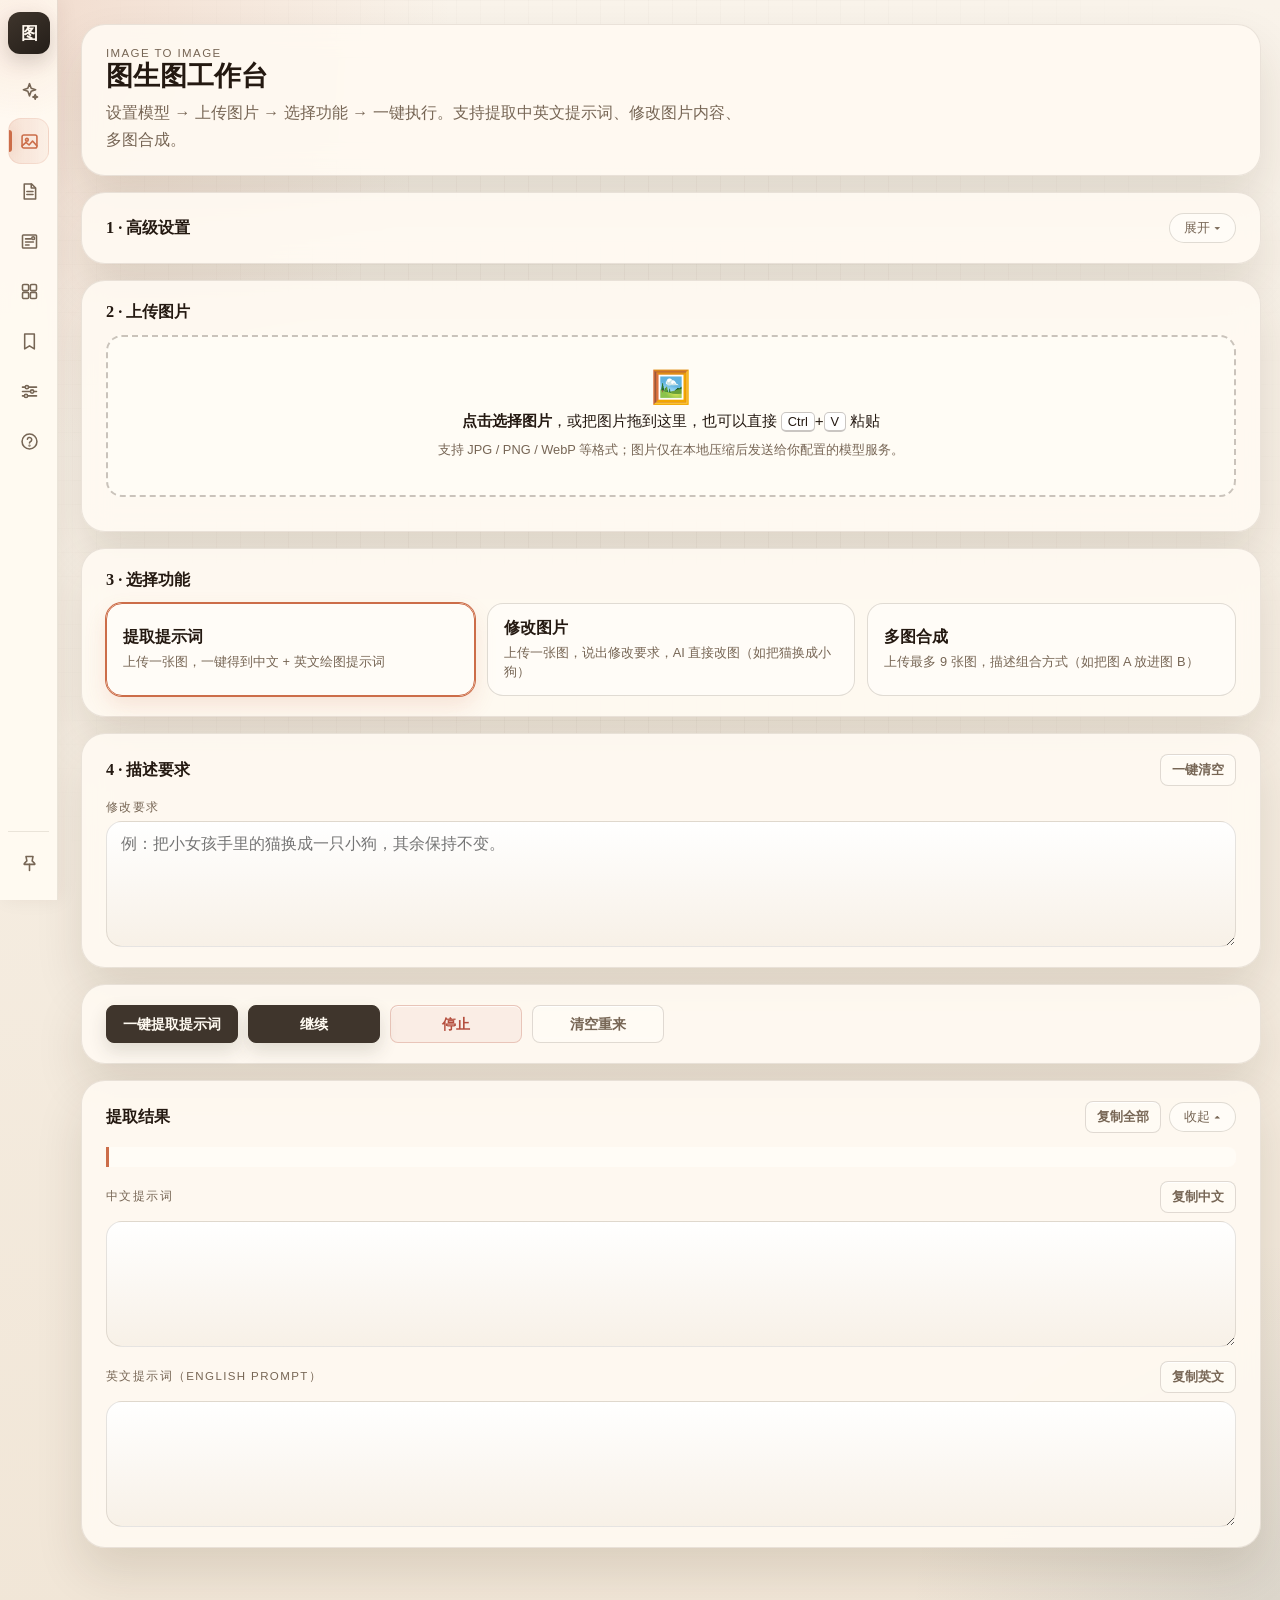
<file: img2img.html>
<!DOCTYPE html>
<html lang="zh-CN">
  <head>
    <meta charset="UTF-8" />
    <meta name="viewport" content="width=device-width, initial-scale=1.0" />
    <title>图生图工作台</title>
    <link rel="stylesheet" href="./styles.css" />
    <link rel="stylesheet" href="./img2img.css" />
    <link rel="stylesheet" href="./app-rail.css" />
  </head>
  <body>
    <div class="i2i-shell">
      <!-- 顶部：标题与导航 -->
      <header class="i2i-hero panel">
        <div>
          <p class="eyebrow">Image to Image</p>
          <h1>图生图工作台</h1>
          <p class="hero-text">设置模型 → 上传图片 → 选择功能 → 一键执行。支持提取中英文提示词、修改图片内容、多图合成。</p>
        </div>
      </header>

      <!-- 高级设置（可折叠）
           用户期望的操作流程是：先设置好参数 → 再上传图片 → 选择功能 → 执行。
           因此把「高级设置」提到最前，作为第 1 步。 -->
      <section class="i2i-config panel">
        <div class="i2i-panel-head">
          <h2 class="i2i-section-title">1 · 高级设置</h2>
          <button class="i2i-collapse-toggle" id="i2i-config-toggle" type="button" aria-expanded="false" aria-controls="i2i-config-body">展开 ▾</button>
        </div>
        <div class="i2i-panel-body" id="i2i-config-body" hidden>
          <div class="i2i-field">
            <label class="field-label" for="i2i-vision-model">视觉模型名（可选覆盖）</label>
            <input id="i2i-vision-model" class="text-input" type="text" placeholder="留空则使用 AI 助手模型当前使用的模型名" />
            <span class="field-note">分析图片需要支持视觉理解的模型（如 qwen-vl、glm-4v、gpt-4o），接口地址与 API Key 复用「AI 助手模型」当前配置。</span>
          </div>
          <div class="i2i-model-block">
            <span class="field-label">生图参数</span>
            <div class="i2i-model-inline">
              <div class="i2i-model-field is-model">
                <label class="i2i-mini-label" for="i2i-image-model">模型</label>
                <select id="i2i-image-model" class="select-input"></select>
              </div>
              <div class="i2i-model-field is-quality">
                <label class="i2i-mini-label" for="i2i-image-quality">质量</label>
                <select id="i2i-image-quality" class="select-input" aria-label="生图质量"></select>
              </div>
              <div class="i2i-model-field is-aspect" id="i2i-aspect-block" hidden>
                <label class="i2i-mini-label" for="i2i-aspect">尺寸</label>
                <select id="i2i-aspect" class="select-input" aria-label="生图尺寸"></select>
              </div>
            </div>
            <span class="field-note" id="i2i-aspect-note" hidden>「尺寸」与文生图相同的选项，仅「修改图片」「多图合成」模式生效。</span>
          </div>
          <div class="i2i-model-block">
            <span class="field-label">视觉模型配置状态</span>
            <p class="i2i-llm-info" id="i2i-llm-info">未配置</p>
            <a class="nav-link" href="./settings.html">去「AI 助手模型」配置 →</a>
          </div>
        </div>
      </section>

      <!-- 2 · 上传图片 -->
      <section class="i2i-upload-panel panel">
        <h2 class="i2i-section-title">2 · 上传图片</h2>
        <div class="i2i-dropzone" id="i2i-dropzone" tabindex="0" role="button" aria-label="上传图片：点击选择、拖拽或粘贴">
          <input id="i2i-file-input" type="file" accept="image/*" multiple hidden />
          <span class="i2i-dropzone-icon">🖼️</span>
          <p class="i2i-dropzone-text"><strong>点击选择图片</strong>，或把图片拖到这里，也可以直接 <kbd>Ctrl</kbd>+<kbd>V</kbd> 粘贴</p>
          <p class="i2i-dropzone-note" id="i2i-dropzone-note">支持 JPG / PNG / WebP 等格式；图片仅在本地压缩后发送给你配置的模型服务。</p>
        </div>
        <!-- 多图预览网格 -->
        <div class="i2i-multi-preview" id="i2i-multi-preview" hidden></div>
      </section>

      <!-- 3 · 选择功能 -->
      <section class="i2i-mode-panel panel">
        <h2 class="i2i-section-title">3 · 选择功能</h2>
        <div class="i2i-mode-cards" id="i2i-mode-cards" aria-label="选择功能模式"></div>
      </section>

      <!-- 4 · 描述要求（修改/合成模式） -->
      <section class="i2i-req-panel panel" id="i2i-req-panel" hidden>
        <div class="i2i-panel-head">
          <h2 class="i2i-section-title">4 · 描述要求</h2>
          <div class="i2i-head-actions">
            <button class="ghost-button small-button" id="i2i-clear-req" type="button">一键清空</button>
          </div>
        </div>
        <div class="i2i-req-body">
          <div class="i2i-field">
            <label class="field-label" for="i2i-extra-req" id="i2i-req-label">修改要求</label>
            <textarea id="i2i-extra-req" class="text-input" rows="3" maxlength="500" placeholder="例：把小女孩手里的猫换成一只小狗，其余保持不变。"></textarea>
          </div>
        </div>
      </section>

      <!-- 操作区 -->
      <section class="i2i-composer panel">
        <div class="i2i-composer-actions">
          <button class="primary-button" id="i2i-run" type="button">一键提取提示词</button>
          <button class="primary-button" id="i2i-continue" type="button" hidden>继续</button>
          <button class="ghost-button danger" id="i2i-stop" type="button" hidden>停止</button>
          <button class="ghost-button" id="i2i-reset" type="button" hidden>清空重来</button>
        </div>
        <p class="i2i-status" id="i2i-status" hidden></p>
      </section>

      <!-- 提取结果面板（提取模式，置于操作区之后） -->
      <article class="i2i-extract-result panel" id="i2i-extract-result" hidden>
        <div class="i2i-panel-head">
          <h2 class="i2i-section-title">提取结果</h2>
          <div class="i2i-head-actions">
            <button class="ghost-button small-button" id="i2i-copy-all" type="button">复制全部</button>
            <button class="i2i-collapse-toggle" id="i2i-extract-toggle" type="button" aria-expanded="true" aria-controls="i2i-extract-body">收起 ▴</button>
          </div>
        </div>
        <div class="i2i-panel-body i2i-extract-body" id="i2i-extract-body">
          <p class="i2i-extract-summary" id="i2i-extract-summary"></p>
          <div class="i2i-prompt-block">
            <div class="i2i-prompt-head">
              <label class="field-label" for="i2i-prompt-zh">中文提示词</label>
              <button class="ghost-button small-button" id="i2i-copy-zh" type="button">复制中文</button>
            </div>
            <textarea id="i2i-prompt-zh" class="text-input i2i-prompt-input" rows="4" readonly></textarea>
          </div>
          <div class="i2i-prompt-block">
            <div class="i2i-prompt-head">
              <label class="field-label" for="i2i-prompt-en">英文提示词（English Prompt）</label>
              <button class="ghost-button small-button" id="i2i-copy-en" type="button">复制英文</button>
            </div>
            <textarea id="i2i-prompt-en" class="text-input i2i-prompt-input" rows="4" readonly></textarea>
          </div>
        </div>
      </article>

      <!-- 结果区 -->
      <main class="i2i-results">
        <div class="i2i-results-grid" id="i2i-results-grid"></div>
      </main>
    </div>

    <!-- 生成结果卡片模板 -->
    <template id="i2i-result-card-template">
      <article class="i2i-result-card panel">
        <div class="i2i-result-head">
          <span class="i2i-result-tag"></span>
          <h3 class="i2i-result-title"></h3>
          <span class="i2i-result-elapsed"></span>
        </div>
        <div class="i2i-result-visual">
          <img class="i2i-result-img" alt="生成的图片" hidden />
          <div class="i2i-result-placeholder">
            <i class="gen-lqip" hidden></i>
            <span class="i2i-result-spinner" hidden></span>
            <span class="i2i-result-status-text">等待生成</span>
          </div>
        </div>
        <div class="i2i-result-actions">
          <button class="ghost-button js-regen" type="button">重新生成</button>
          <button class="ghost-button js-edit-again" type="button" hidden>继续编辑</button>
          <button class="ghost-button js-download" type="button">下载</button>
        </div>
        <div class="i2i-result-prompt-block">
          <button class="i2i-prompt-toggle js-prompt-toggle" type="button" aria-expanded="false">提示词 ▾</button>
          <textarea class="text-input js-prompt" rows="3" placeholder="生成该图所用的提示词，可编辑后点「重新生成」" hidden></textarea>
        </div>
      </article>
    </template>

    <script src="./app-config.js"></script>
    <script src="./app-utils.js"></script>
    <script src="./img2img.js"></script>
    <script src="./app-nav.js"></script>
  </body>
</html>
</file>
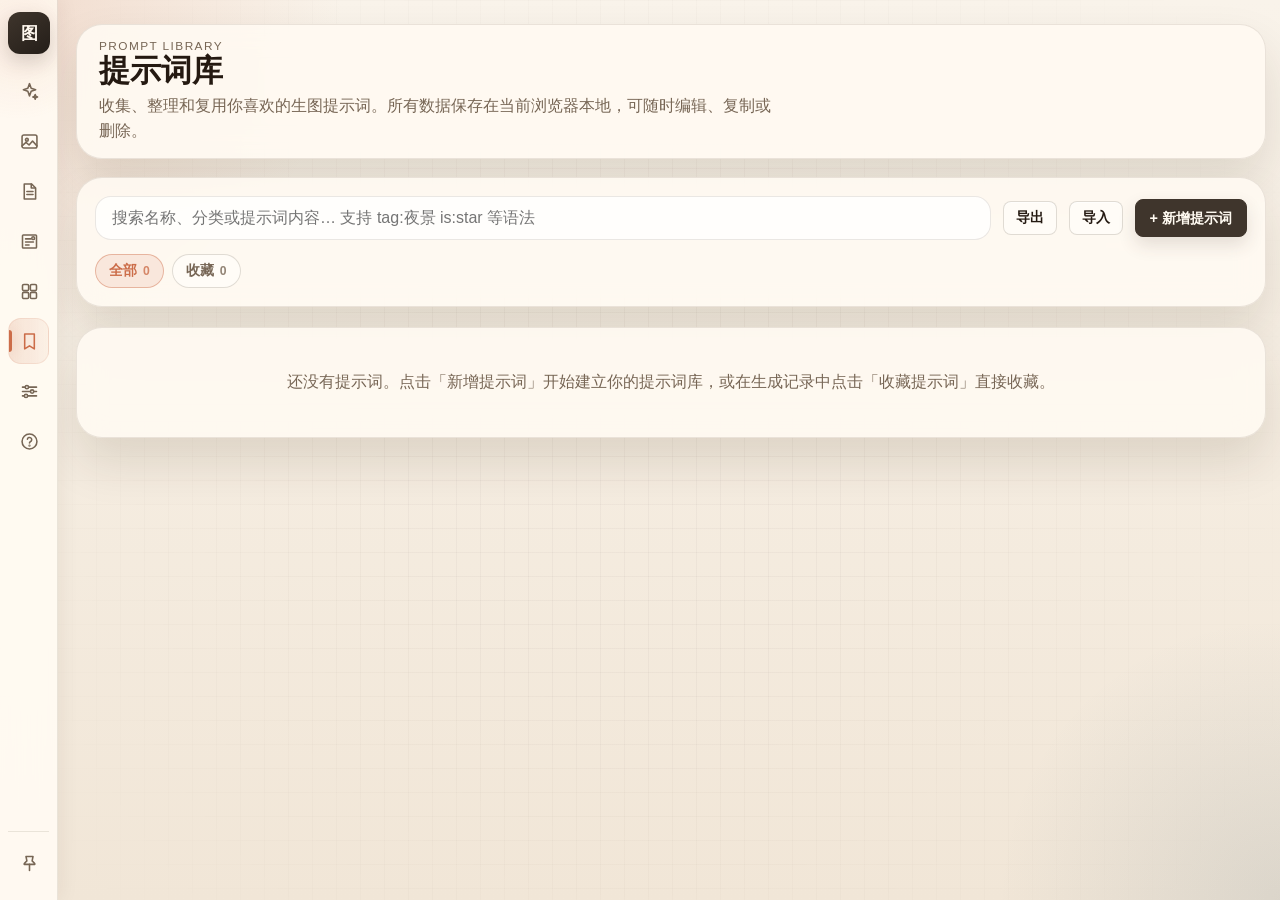
<file: prompts.html>
<!DOCTYPE html>
<html lang="zh-CN">
  <head>
    <meta charset="UTF-8" />
    <meta name="viewport" content="width=device-width, initial-scale=1.0" />
    <title>提示词库 · 图生图长</title>
    <link rel="stylesheet" href="./styles.css" />
    <link rel="stylesheet" href="./prompts.css" />
    <link rel="stylesheet" href="./app-rail.css" />
  </head>
  <body>
    <div class="prompts-shell">
      <header class="prompts-hero panel">
        <div>
          <p class="eyebrow">Prompt Library</p>
          <h1>提示词库</h1>
          <p class="hero-text">收集、整理和复用你喜欢的生图提示词。所有数据保存在当前浏览器本地，可随时编辑、复制或删除。</p>
        </div>
      </header>

      <section class="prompts-toolbar panel">
        <div class="toolbar-row">
          <div class="search-wrap">
            <input
              id="prompt-search"
              class="search-input"
              type="search"
              placeholder="搜索名称、分类或提示词内容… 支持 tag:夜景 is:star 等语法"
              aria-label="搜索提示词"
            />
          </div>
          <button class="ghost-button" id="export-prompts" type="button" title="把当前所有提示词导出为 JSON 文件，便于跨电脑迁移">导出</button>
          <button class="ghost-button" id="import-prompts" type="button" title="从 JSON 文件导入提示词（按 ID 合并或覆盖）">导入</button>
          <input id="import-prompts-file" type="file" accept="application/json,.json" hidden />
          <button class="primary-button add-prompt-button" id="add-prompt" type="button">+ 新增提示词</button>
        </div>
        <div class="category-chips" id="category-chips" aria-label="分类筛选"></div>
      </section>

      <main class="prompts-grid" id="prompts-grid"></main>
    </div>

    <div class="prompt-modal" id="prompt-modal" hidden>
      <div class="prompt-modal-backdrop" data-modal-close="true"></div>
      <div class="prompt-modal-dialog panel" role="dialog" aria-modal="true" aria-labelledby="prompt-modal-title">
        <button class="prompt-modal-close" id="prompt-modal-close" type="button" aria-label="关闭">✕</button>
        <h2 class="prompt-modal-title" id="prompt-modal-title">新增提示词</h2>
        <form id="prompt-form">
          <input type="hidden" id="prompt-id" />
          <div class="field-block">
            <label class="field-label" for="prompt-name">短名称</label>
            <input
              id="prompt-name"
              class="text-input"
              type="text"
              placeholder="例如：电影感雨夜街角"
              maxlength="40"
              required
            />
          </div>
          <div class="field-block">
            <label class="field-label" for="prompt-category-input">分类标签</label>
            <div class="tag-input-wrap" id="tag-input-wrap">
              <div class="tag-chips" id="tag-chips"></div>
              <input
                id="prompt-category-input"
                class="tag-text-input"
                type="text"
                list="category-list"
                placeholder="输入标签，按回车或逗号添加"
                maxlength="30"
                autocomplete="off"
              />
            </div>
            <span class="field-note">支持多个标签，Enter / 逗号 / 失焦确认添加，Backspace 删除末尾标签</span>
            <datalist id="category-list"></datalist>
          </div>
          <div class="field-block">
            <label class="field-label" for="prompt-content">提示词内容</label>
            <textarea
              id="prompt-content"
              class="text-input"
              rows="7"
              placeholder="粘贴完整的生图提示词..."
              required
            ></textarea>
          </div>
          <div class="prompt-modal-actions">
            <button class="ghost-button" type="button" data-modal-close="true">取消</button>
            <button class="primary-button" type="submit">保存</button>
          </div>
        </form>
      </div>
    </div>

    <template id="prompt-card-template">
      <article class="prompt-card panel">
        <div class="prompt-card-head">
          <h3 class="prompt-card-title"></h3>
          <button class="prompt-favorite" type="button" aria-label="收藏">♥</button>
        </div>
        <div class="prompt-card-body">
          <p class="prompt-card-text"></p>
        </div>
        <div class="prompt-card-meta prompt-card-categories"></div>
        <div class="prompt-card-actions">
          <button class="ghost-button copy-prompt-button" type="button">复制</button>
          <button class="ghost-button edit-prompt-button" type="button">编辑</button>
          <button class="ghost-button danger delete-prompt-button" type="button">删除</button>
        </div>
      </article>
    </template>

    <script src="./app-config.js"></script>
    <script src="./app-utils.js"></script>
    <script src="./prompts.js"></script>
    <script src="./app-nav.js"></script>
  </body>
</html>
</file>
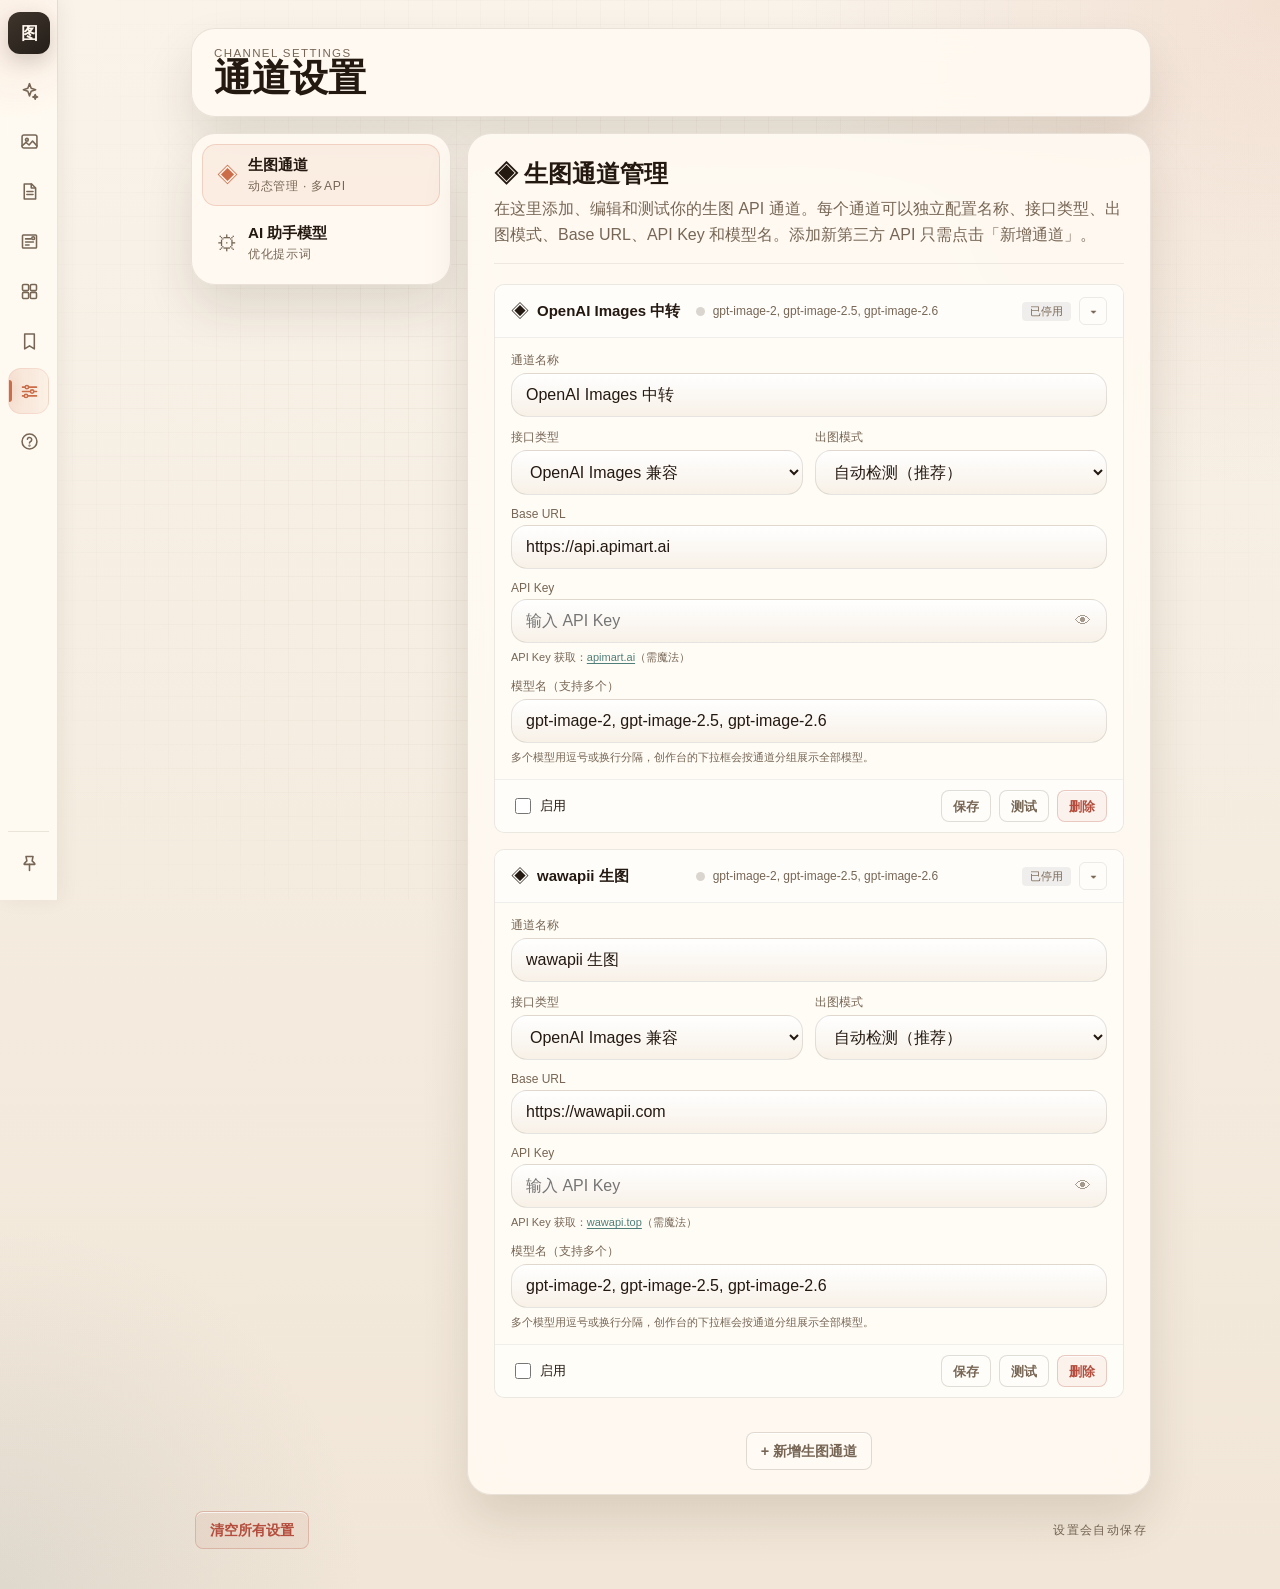
<file: settings.html>
<!DOCTYPE html>
<html lang="zh-CN">
  <head>
    <meta charset="UTF-8" />
    <meta name="viewport" content="width=device-width, initial-scale=1.0" />
    <title>通道设置 · 图生图长 · AI创作台</title>
    <link rel="stylesheet" href="./styles.css" />
    <link rel="stylesheet" href="./app-rail.css" />
  </head>
  <body class="settings-page">
    <div class="settings-shell">
      <header class="settings-topbar panel">
        <div>
          <p class="eyebrow">Channel Settings</p>
          <h1 class="settings-title">通道设置</h1>
        </div>
      </header>

      <div class="settings-layout">
        <aside class="settings-sidebar panel">
          <nav class="channel-nav" id="channel-nav">
            <button class="channel-btn is-active" data-channel="image-channels">
              <span class="channel-icon">◈</span>
              <span class="channel-label">生图通道</span>
              <span class="channel-badge">动态管理 · 多API</span>
            </button>
            <button class="channel-btn" data-channel="auxiliary">
              <span class="channel-icon">⚙</span>
              <span class="channel-label">AI 助手模型</span>
              <span class="channel-badge">优化提示词</span>
            </button>
          </nav>
        </aside>

        <main class="settings-content panel" id="settings-content">
          <!-- 生图通道（动态管理） -->
          <section class="channel-config is-active" data-channel-panel="image-channels">
            <div class="channel-head">
              <h2 class="channel-title">◈ 生图通道管理</h2>
              <p class="channel-desc">在这里添加、编辑和测试你的生图 API 通道。每个通道可以独立配置名称、接口类型、出图模式、Base URL、API Key 和模型名。添加新第三方 API 只需点击「新增通道」。</p>
            </div>
            <div class="channel-body">
              <!-- 通道列表容器 -->
              <div id="image-channel-list" class="image-channel-list"></div>

              <!-- 新增通道按钮 -->
              <div class="image-channel-add-row">
                <button type="button" class="ghost-button" id="add-image-channel-btn">+ 新增生图通道</button>
              </div>
            </div>
          </section>

          <!-- AI 助手模型 -->
          <section class="channel-config" data-channel-panel="auxiliary">
            <div class="channel-head">
              <h2 class="channel-title">🧠 AI 助手模型</h2>
              <p class="channel-desc">给「一键优化提示词」配置文字 AI。每个平台独立配置自己的接口地址、API Key 和模型名，点击卡片可展开 / 折叠。</p>
            </div>

            <div class="channel-body">
              <!-- 配置状态摘要 -->
              <div class="config-status-summary" id="aux-status-summary" aria-live="polite">
                <span class="status-icon">⏳</span>
                <span class="status-text">正在检查配置...</span>
              </div>

              <!-- 模型商列表容器（每个平台一张独立卡片） -->
              <div id="llm-provider-list" class="image-channel-list"></div>
            </div>
          </section>
        </main>
      </div>

      <footer class="settings-footer">
        <button class="ghost-button danger" id="clear-settings" type="button">清空所有设置</button>
        <span class="helper-text" id="settings-status">设置会自动保存</span>
      </footer>
    </div>

    <script src="./app-config.js"></script>
    <script src="./app-utils.js"></script>
    <script src="./settings.js"></script>
    <script src="./app-nav.js"></script>
  </body>
</html>
</file>
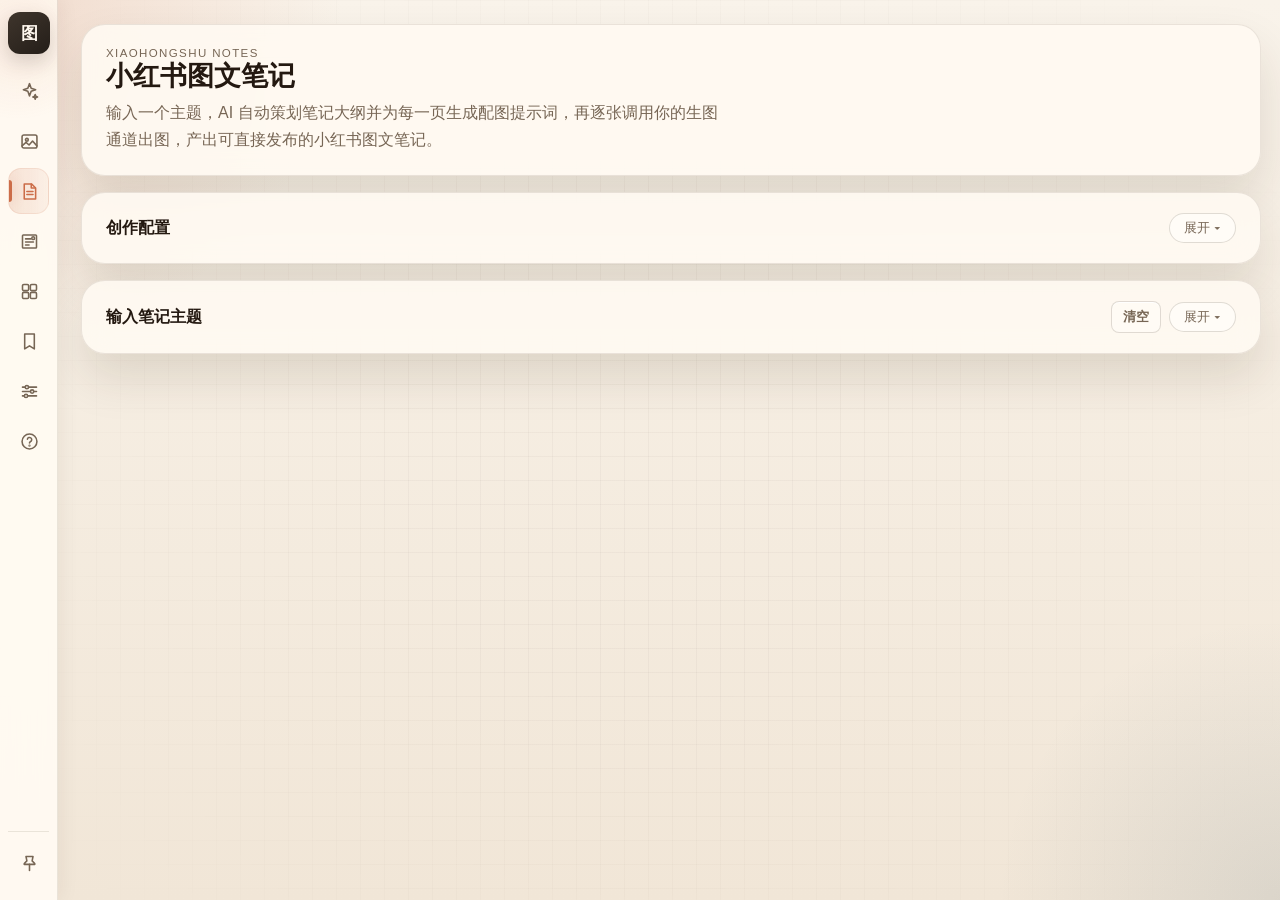
<file: xhs.html>
<!DOCTYPE html>
<html lang="zh-CN">
  <head>
    <meta charset="UTF-8" />
    <meta name="viewport" content="width=device-width, initial-scale=1.0" />
    <title>小红书图文笔记 · 图生图长</title>
    <link rel="stylesheet" href="./styles.css" />
    <link rel="stylesheet" href="./xhs.css" />
    <link rel="stylesheet" href="./app-rail.css" />
  </head>
  <body>
    <div class="xhs-shell">
      <!-- 顶部：标题与导航 -->
      <header class="xhs-hero panel">
        <div>
          <p class="eyebrow">Xiaohongshu Notes</p>
          <h1>小红书图文笔记</h1>
          <p class="hero-text">输入一个主题，AI 自动策划笔记大纲并为每一页生成配图提示词，再逐张调用你的生图通道出图，产出可直接发布的小红书图文笔记。</p>
        </div>
      </header>

      <!-- 配置区：风格选择 + 模型选择（可折叠） -->
      <section class="xhs-config panel">
        <div class="xhs-panel-head">
          <h2 class="xhs-section-title">创作配置</h2>
          <button class="xhs-collapse-toggle" id="xhs-config-toggle" type="button" aria-expanded="false" aria-controls="xhs-config-body">展开 ▾</button>
        </div>
        <div class="xhs-panel-body" id="xhs-config-body" hidden>
          <h2 class="xhs-section-title">1 · 笔记风格</h2>
          <!-- 风格搜索：风格数量达到阈值时由 JS 显示 -->
          <input
            id="xhs-style-search"
            class="text-input xhs-style-search"
            type="search"
            placeholder="搜索风格名称..."
            hidden
          />
          <div class="xhs-style-cards" id="xhs-style-cards" aria-label="笔记风格选择"></div>
          <!-- 风格被搜索过滤后无匹配结果的提示 -->
          <p class="xhs-style-empty" id="xhs-style-empty" hidden>没有匹配的风格，换个关键词试试。</p>

          <!-- 自定义风格：默认收起，点击「新建自定义风格」展开表单（与文章配图板块同款交互） -->
          <div class="xhs-style-new-row">
            <button class="ghost-button xhs-style-new" id="xhs-style-new" type="button">＋ 新建自定义风格</button>
          </div>
          <div class="xhs-style-form" id="xhs-style-form" hidden>
            <span class="field-label" id="xhs-style-form-title">自定义风格</span>
            <input id="xhs-style-name" class="text-input" type="text" maxlength="30" placeholder="风格名称，如：科技感蓝调" />
            <textarea id="xhs-style-prompt" class="text-input xhs-style-prompt-input" rows="6" maxlength="2000" placeholder="风格描述 Prompt，如：深蓝色科技感，发光线条，未来感 HUD 界面元素..."></textarea>
            <div class="xhs-style-char-count" id="xhs-style-prompt-count">0/2000</div>
            <div class="xhs-style-form-actions">
              <button class="ghost-button" id="xhs-style-save" type="button">保存自定义风格</button>
              <button class="ghost-button" id="xhs-style-cancel" type="button" hidden>取消编辑</button>
              <!-- 风格库迁移：导出为 JSON 文件 / 从 JSON 文件导入（跨电脑同步用） -->
              <button class="ghost-button" id="xhs-style-export" type="button" title="把风格库导出为 JSON 文件，用于备份或迁移到其它电脑">导出风格</button>
              <button class="ghost-button" id="xhs-style-import" type="button" title="从 JSON 文件导入风格库（可与另一台电脑导出的文件配合使用）">导入风格</button>
              <input id="xhs-style-import-file" type="file" accept=".json,application/json" hidden />
            </div>
          </div>

          <h2 class="xhs-section-title">2 · 确认模型</h2>
          <div class="xhs-model-row">
            <div class="xhs-model-block">
              <label class="field-label" for="xhs-image-model">生图模型（来自通道设置）</label>
              <div class="xhs-model-inline">
                <select id="xhs-image-model" class="select-input"></select>
                <select id="xhs-image-quality" class="select-input xhs-quality-select" aria-label="生图质量"></select>
              </div>
              <span class="field-note" id="xhs-image-model-note">出图比例固定为 3:4 竖版（小红书标准）</span>
            </div>
            <div class="xhs-model-block">
              <span class="field-label">文本模型（用于策划大纲与提示词）</span>
              <p class="xhs-llm-info" id="xhs-llm-info">未配置</p>
              <a class="nav-link" href="./settings.html">去「AI 助手模型」配置 →</a>
            </div>
          </div>
        </div>
      </section>

      <!-- 创作区：主题输入 + 进度（可折叠） -->
      <section class="xhs-composer panel">
        <div class="xhs-panel-head">
          <h2 class="xhs-section-title">输入笔记主题</h2>
          <div class="xhs-panel-head-actions">
            <button class="ghost-button small-button" id="xhs-topic-clear" type="button" hidden>清空</button>
            <button class="xhs-collapse-toggle" id="xhs-composer-toggle" type="button" aria-expanded="false" aria-controls="xhs-composer-body">展开 ▾</button>
          </div>
        </div>
        <div class="xhs-panel-body" id="xhs-composer-body" hidden>
          <textarea
            id="xhs-topic"
            class="text-input xhs-topic-input"
            rows="3"
            maxlength="500"
            placeholder="例如：中国四大发明，包括造纸术、指南针、火药、印刷术。&#10;AI 会自动拆分子主题：先生成一张封面图，再为每个子主题生成一张讲解图。"
          ></textarea>
          <div class="xhs-sample-chips" id="xhs-sample-chips" aria-label="示例主题"></div>

          <!-- 工具栏：生成张数与操作按钮同一行，整体居左 -->
          <div class="xhs-composer-toolbar">
            <div class="xhs-count-row">
              <label class="field-label" for="xhs-page-count">生成张数</label>
              <select id="xhs-page-count" class="select-input xhs-count-select" aria-label="选择生成张数"></select>
              <!-- 自定义张数输入框：选择「自定义张数…」时显示，支持 1-50 张 -->
              <input
                id="xhs-page-count-custom"
                class="text-input xhs-count-custom"
                type="number"
                min="1"
                max="50"
                step="1"
                placeholder="1-50"
                aria-label="自定义生成张数"
                hidden
              />
              <span class="field-note" id="xhs-count-note"></span>
            </div>
            <div class="xhs-composer-actions">
              <button class="primary-button" id="xhs-start" type="button">开始生成笔记</button>
              <button class="ghost-button danger" id="xhs-stop" type="button" hidden>停止生成</button>
            </div>
          </div>

          <div class="xhs-steps" id="xhs-steps" hidden>
            <span class="xhs-step" data-step="1"><i>1</i>策划大纲</span>
            <span class="xhs-step" data-step="2"><i>2</i>生成提示词</span>
            <span class="xhs-step" data-step="3"><i>3</i>逐张出图</span>
          </div>
          <p class="xhs-status" id="xhs-status" hidden></p>
        </div>
      </section>

      <!-- 结果区：大纲 + 每页图片卡片 -->
      <main class="xhs-results">
        <article class="xhs-outline panel" id="xhs-outline" hidden>
          <p class="eyebrow">Note Outline</p>
          <h2 class="xhs-outline-title" id="xhs-outline-title"></h2>
          <p class="xhs-outline-sub" id="xhs-outline-sub"></p>
          <div class="xhs-outline-highlights" id="xhs-outline-highlights"></div>
        </article>

        <div class="xhs-pages-grid" id="xhs-pages-grid"></div>
      </main>
    </div>

    <!-- 单页卡片模板 -->
    <template id="xhs-page-card-template">
      <article class="xhs-page-card panel">
        <div class="xhs-page-head">
          <span class="xhs-page-tag"></span>
          <h3 class="xhs-page-title"></h3>
        </div>
        <div class="xhs-page-visual">
          <img class="xhs-page-img" alt="笔记配图" hidden />
          <div class="xhs-page-placeholder">
            <i class="gen-blur-layer"></i>
            <span class="xhs-page-spinner" hidden></span>
            <span class="xhs-page-status-text">等待生成</span>
          </div>
        </div>
        <details class="xhs-page-prompt-wrap">
          <summary>查看生图提示词</summary>
          <p class="xhs-page-prompt"></p>
          <textarea class="xhs-page-prompt-edit" rows="6" hidden aria-label="编辑生图提示词"></textarea>
          <div class="xhs-prompt-edit-actions" hidden>
            <button class="primary-button js-save-prompt" type="button">保存</button>
            <button class="ghost-button js-cancel-prompt" type="button">取消</button>
          </div>
        </details>
        <div class="xhs-page-actions">
          <button class="ghost-button js-copy-prompt" type="button">复制提示词</button>
          <button class="ghost-button js-edit-prompt" type="button">编辑提示词</button>
          <button class="ghost-button js-regen-page" type="button">重新生成</button>
          <button class="ghost-button js-download-page" type="button">下载</button>
        </div>
      </article>
    </template>

    <script src="./app-config.js"></script>
    <script src="./app-utils.js"></script>
    <script src="./xhs.js"></script>
    <script src="./app-nav.js"></script>
  </body>
</html>
</file>
<file: styles.css>
:root {
  --bg: #f4ecdf;
  --panel: rgba(255, 250, 242, 0.9);
  --line: rgba(55, 37, 16, 0.1);
  --ink: #241911;
  --muted: #776655;
  --accent: #cc6d49;
  --accent-2: #4f7f78;
  --danger: #b44d3d;
  /* 语义状态色：成功 / 失败 / 进行中，全站状态反馈统一使用 */
  --status-success: #3e7d4e;
  --status-error: #b44d3d;
  --status-running: #b07f2e;
  --shadow: 0 24px 48px rgba(53, 33, 12, 0.12);
  --button-paper: rgba(255, 253, 248, 0.82);
  --button-paper-hover: rgba(255, 249, 239, 0.96);
  --button-line: rgba(64, 50, 36, 0.16);
  --button-line-strong: rgba(64, 50, 36, 0.28);
  --button-primary: #3f352c;
}

* {
  box-sizing: border-box;
}

html {
  font-size: 16px;
}

body {
  margin: 0;
  min-height: 100vh;
  color: var(--ink);
  overflow-x: hidden;
  background:
    radial-gradient(circle at top left, rgba(204, 109, 73, 0.18), transparent 22%),
    radial-gradient(circle at bottom right, rgba(62, 93, 112, 0.12), transparent 18%),
    linear-gradient(180deg, #f9f3ea 0%, #f1e6d7 100%);
  font-family: "Trebuchet MS", "Microsoft YaHei", sans-serif;
}

body::before {
  content: "";
  position: fixed;
  inset: 0;
  pointer-events: none;
  background-image:
    linear-gradient(rgba(36, 25, 17, 0.03) 1px, transparent 1px),
    linear-gradient(90deg, rgba(36, 25, 17, 0.03) 1px, transparent 1px);
  background-size: 24px 24px;
  mask-image: radial-gradient(circle at center, black 30%, transparent 92%);
}

.shell {
  width: min(1460px, calc(100% - 28px));
  margin: 0 auto;
  padding: 20px 0;
  display: grid;
  grid-template-columns: minmax(320px, var(--sidebar-width, 410px)) minmax(0, 1fr);
  gap: 16px;
  align-items: start;
}

.panel {
  min-width: 0;
  background: var(--panel);
  border: 1px solid var(--line);
  border-radius: 24px;
  box-shadow: var(--shadow);
  backdrop-filter: blur(14px);
}

.sidebar,
.workspace {
  min-width: 0;
  min-height: 0;
  display: grid;
  gap: 16px;
  align-content: start;
}

.sidebar {
  position: relative;
}

.workspace {
  grid-template-rows: auto minmax(0, 1fr);
}

.brand-card,
.control-deck,
.history-card,
.workspace-head,
.chat-panel {
  min-width: 0;
  padding: 18px;
}

.eyebrow,
.field-label,
.message-role,
.helper-text,
.history-note {
  margin: 0;
  letter-spacing: 0.12em;
  text-transform: uppercase;
  font-size: 0.72rem;
  color: var(--muted);
}

h1,
h2,
.primary-button,
.ghost-button {
  margin: 0;
}

h1,
h2,
.message-bubble {
  font-family: "Palatino Linotype", "Book Antiqua", serif;
}

h1 {
  max-width: 12ch;
  font-size: clamp(2.2rem, 3.4vw, 3.5rem);
  line-height: 1.02;
  text-wrap: balance;
  overflow-wrap: anywhere;
}

.brand-title {
  max-width: none;
  white-space: nowrap;
  font-size: clamp(1.55rem, 2.05vw, 2.18rem);
  line-height: 1.08;
  letter-spacing: 0;
}

h2 {
  font-size: 1.2rem;
}

.lede,
.field-note,
.message-text,
.history-note {
  color: var(--muted);
  line-height: 1.65;
}

.brand-card,
.brand-copy {
  display: grid;
  gap: 16px;
  min-width: 0;
}

.brand-actions,
.inline-actions,
.workspace-actions,
.button-row,
.message-actions,
.meta-row {
  display: flex;
  flex-wrap: wrap;
  align-items: center;
  gap: 10px;
  min-width: 0;
}

.message-actions button {
  min-height: 30px;
  padding: 5px 12px;
  border: 1px solid var(--button-line);
  border-radius: 6px;
  background: rgba(255, 253, 248, 0.46);
  color: var(--muted);
  font: inherit;
  font-size: 0.82rem;
  cursor: pointer;
  letter-spacing: 0;
  transition: background 160ms ease, border-color 160ms ease;
}

.message-actions button:hover {
  background: var(--button-paper-hover);
  border-color: var(--button-line-strong);
}

/* 复制按钮的成功 / 失败反馈 */
.message-actions button.is-success {
  background: rgba(94, 130, 94, 0.16);
  border-color: rgba(94, 130, 94, 0.45);
  color: #3f5d3f;
}

.message-actions button.is-error {
  background: rgba(180, 77, 61, 0.14);
  border-color: rgba(180, 77, 61, 0.40);
  color: #943c30;
}

.section-head {
  display: flex;
  justify-content: space-between;
  align-items: start;
  gap: 10px;
  margin-bottom: 12px;
}

.compact {
  margin-bottom: 10px;
}

.nav-link,
.ghost-link,
.ghost-button,
.primary-button,
.download-link,
.mode-button,
.history-entry button {
  display: inline-flex;
  align-items: center;
  justify-content: center;
  min-height: 38px;
  padding: 9px 14px;
  border: 1px solid var(--button-line);
  border-radius: 8px;
  background: var(--button-paper);
  color: var(--ink);
  cursor: pointer;
  font: inherit;
  font-size: 0.9rem;
  font-weight: 600;
  line-height: 1;
  letter-spacing: 0;
  text-decoration: none;
  box-shadow: inset 0 1px 0 rgba(255, 255, 255, 0.72);
  transition: background-color 160ms ease, border-color 160ms ease, color 160ms ease, box-shadow 160ms ease;
}

.nav-link:hover,
.ghost-link:hover,
.ghost-button:hover,
.primary-button:hover,
.download-link:hover,
.mode-button:hover,
.history-entry button:hover {
  background: var(--button-paper-hover);
  border-color: var(--button-line-strong);
}

.primary-button {
  background: var(--button-primary);
  color: #fffaf1;
  border-color: var(--button-primary);
  box-shadow: 0 8px 18px rgba(63, 53, 44, 0.16);
}

.primary-button:hover {
  background: #302820;
  border-color: #302820;
  box-shadow: 0 10px 22px rgba(63, 53, 44, 0.2);
}

.primary-button:active:not(:disabled) {
  background: #221c17;
  border-color: #221c17;
  box-shadow: 0 4px 10px rgba(63, 53, 44, 0.16);
  transform: translateY(1px);
}

.primary-button.is-loading {
  position: relative;
  pointer-events: none;
  color: rgba(255, 250, 241, 0.85);
  background: #221c17;
  border-color: #221c17;
}

.primary-button.is-loading::before {
  content: "";
  width: 14px;
  height: 14px;
  border: 2px solid rgba(255, 250, 241, 0.3);
  border-top-color: #fffaf1;
  border-radius: 50%;
  animation: button-spin 0.8s linear infinite;
  margin-right: 8px;
  flex-shrink: 0;
}

.ghost-button,
.ghost-link {
  color: var(--muted);
  background: rgba(255, 253, 248, 0.46);
}

.ghost-button:active:not(:disabled),
.ghost-link:active:not(:disabled) {
  background: rgba(255, 249, 239, 0.96);
  border-color: var(--button-line-strong);
  transform: translateY(1px);
}

.ghost-button.danger {
  color: var(--danger);
  border-color: rgba(180, 77, 61, 0.26);
  background: rgba(180, 77, 61, 0.06);
}

.ghost-button.danger:hover {
  color: #943c30;
  border-color: rgba(180, 77, 61, 0.38);
  background: rgba(180, 77, 61, 0.1);
}

.ghost-button.danger:active:not(:disabled) {
  color: #7a3228;
  border-color: rgba(180, 77, 61, 0.48);
  background: rgba(180, 77, 61, 0.14);
  transform: translateY(1px);
}

.ghost-button.is-loading {
  position: relative;
  pointer-events: none;
  color: var(--ink);
  background: var(--button-paper-hover);
  border-color: var(--button-line-strong);
}

.ghost-button.is-loading::before {
  content: "";
  width: 13px;
  height: 13px;
  border: 2px solid rgba(119, 102, 85, 0.3);
  border-top-color: var(--muted);
  border-radius: 50%;
  animation: button-spin 0.8s linear infinite;
  margin-right: 7px;
  flex-shrink: 0;
}

.ghost-button.danger.is-loading {
  color: #943c30;
  border-color: rgba(180, 77, 61, 0.38);
  background: rgba(180, 77, 61, 0.1);
}

.ghost-button.danger.is-loading::before {
  border: 2px solid rgba(180, 77, 61, 0.3);
  border-top-color: var(--danger);
}

.small-button {
  min-height: 32px;
  padding: 7px 11px;
  font-size: 0.84rem;
}

.prompt-head-actions {
  display: flex;
  gap: 6px;
  align-items: center;
}

.optimize-button {
  border-color: rgba(79, 127, 120, 0.25);
  background: rgba(79, 127, 120, 0.06);
  color: #2d6b5f;
}

.optimize-button:hover:not(:disabled) {
  border-color: rgba(79, 127, 120, 0.4);
  background: rgba(79, 127, 120, 0.12);
}

.text-input,
.select-input,
textarea {
  width: 100%;
  min-width: 0;
  padding: 12px 14px;
  border: 1px solid rgba(55, 37, 16, 0.12);
  border-radius: 16px;
  background: linear-gradient(180deg, rgba(255, 255, 255, 0.96), rgba(247, 240, 230, 0.96));
  color: var(--ink);
  font: inherit;
}

.select-input {
  appearance: none;
}

textarea {
  resize: vertical;
  min-height: 126px;
}

.text-input:focus,
.select-input:focus,
textarea:focus,
.mode-button:focus-visible,
.primary-button:focus-visible,
.ghost-button:focus-visible,
.nav-link:focus-visible,
.ghost-link:focus-visible,
.download-link:focus-visible {
  outline: 2px solid var(--accent-2);
  outline-offset: 2px;
}

.field-note {
  margin-top: 8px;
  font-size: 0.88rem;
}

/* API Key 密码框：常驻显示/隐藏眼睛按钮 */
.api-key-wrap {
  position: relative;
}
.api-key-wrap .text-input {
  padding-right: 44px;
}
.api-key-eye {
  position: absolute;
  top: 50%;
  right: 10px;
  transform: translateY(-50%);
  width: 28px;
  height: 28px;
  border: none;
  background: transparent;
  cursor: pointer;
  color: rgba(55, 37, 16, 0.45);
  font-size: 16px;
  line-height: 1;
  display: flex;
  align-items: center;
  justify-content: center;
  border-radius: 8px;
  padding: 0;
  transition: color 0.15s ease, background 0.15s ease;
}
.api-key-eye:hover {
  color: var(--ink);
  background: rgba(55, 37, 16, 0.06);
}
.api-key-eye.is-visible {
  color: var(--accent-2, #d97706);
}

.field-note code,
kbd {
  padding: 0.12rem 0.36rem;
  border-radius: 999px;
  background: rgba(36, 25, 17, 0.06);
  font-family: "Consolas", monospace;
  font-size: 0.92em;
}

.control-stack,
.field-block,
.history-list,
.history-entry,
.composer {
  display: grid;
  gap: 12px;
  min-width: 0;
}

.control-stack {
  gap: 14px;
}

.model-channel-card {
  display: flex;
  align-items: center;
  justify-content: space-between;
  gap: 12px;
  min-width: 0;
}

.model-channel-card {
  padding: 12px;
  border: 1px solid rgba(55, 37, 16, 0.1);
  border-radius: 8px;
  background: rgba(255, 253, 248, 0.55);
}

.model-channel-card .field-note {
  margin-top: 4px;
}

.settings-page {
  background:
    radial-gradient(circle at top right, rgba(204, 109, 73, 0.14), transparent 24%),
    radial-gradient(circle at bottom left, rgba(62, 93, 112, 0.1), transparent 18%),
    linear-gradient(180deg, #f9f3ea 0%, #f1e6d7 100%);
}

.settings-shell {
  width: min(960px, calc(100% - 32px));
  margin: 0 auto;
  padding: 28px 0 40px;
  display: grid;
  gap: 16px;
}

.settings-topbar {
  display: flex;
  justify-content: space-between;
  align-items: end;
  gap: 16px;
  padding: 18px 22px;
}

.settings-title {
  max-width: none;
  white-space: nowrap;
  font-size: clamp(1.7rem, 3vw, 2.4rem);
  letter-spacing: 0;
}

/* ===== 设置页：左右双栏布局 ===== */

.settings-layout {
  display: grid;
  grid-template-columns: minmax(200px, 260px) minmax(0, 1fr);
  gap: 16px;
  align-items: start;
}

/* 左侧导航 */

.settings-sidebar {
  padding: 10px;
}

.channel-nav {
  display: grid;
  gap: 6px;
}

.channel-btn {
  display: grid;
  grid-template-columns: auto 1fr;
  grid-template-rows: auto auto;
  gap: 2px 10px;
  align-items: center;
  width: 100%;
  min-height: 52px;
  padding: 10px 14px;
  border: 1px solid transparent;
  border-radius: 14px;
  background: transparent;
  color: var(--ink);
  cursor: pointer;
  font: inherit;
  text-align: left;
  transition: background-color 160ms ease, border-color 160ms ease;
}

.channel-btn:hover {
  background: rgba(255, 255, 255, 0.5);
  border-color: rgba(55, 37, 16, 0.08);
}

.channel-btn.is-active {
  background: rgba(204, 109, 73, 0.08);
  border-color: rgba(204, 109, 73, 0.22);
}

.channel-icon {
  grid-row: 1 / 3;
  font-size: 1.3rem;
  color: var(--muted);
}

.channel-btn.is-active .channel-icon {
  color: var(--accent);
}

.channel-label {
  font-size: 0.95rem;
  font-weight: 600;
  letter-spacing: 0;
}

.channel-badge {
  font-size: 0.76rem;
  color: var(--muted);
  letter-spacing: 0.06em;
}

/* 右侧配置面板 */

.settings-content {
  padding: 24px 26px;
  min-height: 340px;
}

.channel-config {
  display: none;
  gap: 20px;
}

.channel-config.is-active {
  display: grid;
}

.channel-head {
  display: grid;
  gap: 6px;
  padding-bottom: 16px;
  border-bottom: 1px solid rgba(55, 37, 16, 0.08);
}

.channel-title {
  font-family: "Palatino Linotype", "Book Antiqua", serif;
  font-size: 1.5rem;
  margin: 0;
}

.channel-desc {
  margin: 0;
  color: var(--muted);
  line-height: 1.6;
}

.channel-body {
  display: grid;
  gap: 18px;
}

/* 配置状态摘要 */
.config-status-summary {
  display: flex;
  align-items: center;
  gap: 12px;
  padding: 12px 16px;
  border: 1px solid rgba(55, 37, 16, 0.08);
  border-radius: 14px;
  background: rgba(255, 255, 255, 0.55);
}

.status-icon {
  font-size: 1.2rem;
  line-height: 1;
  flex-shrink: 0;
}

.status-pills {
  display: flex;
  flex-wrap: wrap;
  gap: 8px;
  align-items: center;
}

.status-pill {
  display: inline-flex;
  align-items: center;
  padding: 5px 10px;
  border-radius: 999px;
  font-size: 0.85rem;
  font-weight: 500;
  line-height: 1.4;
}

.status-pill.is-ok {
  background: rgba(94, 130, 94, 0.12);
  color: #3f5d3f;
  border: 1px solid rgba(94, 130, 94, 0.25);
}

.status-pill.is-missing {
  background: rgba(196, 152, 84, 0.12);
  color: #7a5a26;
  border: 1px solid rgba(196, 152, 84, 0.25);
}

.test-status {
  font-size: 0.88rem;
  line-height: 1.5;
}

.test-status.is-testing {
  color: var(--muted);
}

.test-status.is-success {
  color: #3f5d3f;
}

.test-status.is-error {
  color: #943c30;
}

/* 底部操作栏 */

.settings-footer {
  display: flex;
  justify-content: space-between;
  align-items: center;
  gap: 12px;
  padding: 0 4px;
}

/* 生图通道卡片 */

.image-channel-list {
  display: flex;
  flex-direction: column;
  gap: 16px;
}

.empty-hint {
  color: var(--muted, #999);
  text-align: center;
  padding: 32px 0;
  font-size: 14px;
}

.image-channel-card {
  border: 1px solid rgba(0, 0, 0, 0.08);
  border-radius: 10px;
  background: rgba(255, 253, 248, 0.6);
  overflow: hidden;
}

.ch-card-header {
  display: flex;
  align-items: center;
  gap: 8px;
  padding: 12px 16px;
  border-bottom: 1px solid rgba(0, 0, 0, 0.06);
  background: rgba(255, 255, 255, 0.5);
  cursor: pointer;
  user-select: none;
}

.ch-card-header:hover {
  background: rgba(255, 255, 255, 0.8);
}

.image-channel-card.is-collapsed .ch-card-header {
  border-bottom: none;
}

.ch-toggle-btn {
  display: inline-flex;
  align-items: center;
  justify-content: center;
  width: 28px;
  height: 28px;
  padding: 0;
  margin-left: auto;
  background: transparent;
  border: 1px solid rgba(0, 0, 0, 0.08);
  border-radius: 6px;
  color: var(--muted, #777);
  font-size: 14px;
  cursor: pointer;
  transition: transform 0.2s ease, background 0.2s ease;
}

.ch-toggle-btn:hover {
  background: rgba(0, 0, 0, 0.04);
}

.image-channel-card.is-collapsed .ch-toggle-btn {
  transform: rotate(-90deg);
}

.image-channel-card.is-collapsed .ch-card-body,
.image-channel-card.is-collapsed .ch-card-actions {
  display: none;
}

.ch-card-icon {
  font-size: 18px;
  line-height: 1;
}

.ch-card-name {
  font-weight: 600;
  font-size: 15px;
  flex: 1;
  min-width: 0;
  overflow: hidden;
  text-overflow: ellipsis;
  white-space: nowrap;
}

/* 通道卡片头部的模型摘要：一眼看出该通道配了哪些模型 */
.ch-card-models {
  flex: 2;
  min-width: 0;
  overflow: hidden;
  text-overflow: ellipsis;
  white-space: nowrap;
  color: var(--muted, #776655);
  font-size: 12px;
}
.ch-card-models.is-empty {
  color: rgba(119, 102, 85, 0.55);
  font-style: italic;
}

/* 通道健康状态灯：绿=验证通过 红=验证失败 琥珀=验证中 灰=未验证 */
.ch-verify-dot {
  flex: none;
  width: 9px;
  height: 9px;
  border-radius: 50%;
  background: rgba(55, 37, 16, 0.18);
  cursor: help;
}
.ch-verify-dot.is-ok {
  background: var(--status-success);
  box-shadow: 0 0 0 3px rgba(62, 125, 78, 0.15);
}
.ch-verify-dot.is-fail {
  background: var(--status-error);
  box-shadow: 0 0 0 3px rgba(180, 77, 61, 0.15);
}
.ch-verify-dot.is-testing {
  background: var(--status-running);
  animation: ch-dot-pulse 0.9s ease infinite;
}
@keyframes ch-dot-pulse {
  50% {
    opacity: 0.35;
  }
}

.ch-badge {
  font-size: 11px;
  padding: 2px 8px;
  border-radius: 4px;
  white-space: nowrap;
}

.ch-badge-on {
  background: rgba(34, 197, 94, 0.15);
  color: #16a34a;
}

.ch-badge-off {
  background: rgba(0, 0, 0, 0.06);
  color: var(--muted, #999);
}

.ch-card-body {
  padding: 14px 16px;
  display: flex;
  flex-direction: column;
  gap: 12px;
}

.ch-field-row {
  display: flex;
  flex-direction: column;
  gap: 4px;
}

.ch-field-grid {
  display: grid;
  grid-template-columns: 1fr 1fr;
  gap: 12px;
}

.ch-field-label {
  font-size: 12px;
  font-weight: 500;
  color: var(--muted, #777);
}

.ch-field-note {
  font-size: 11px;
  line-height: 1.5;
  color: var(--muted, #888);
  margin: 2px 0 0;
}
.ch-field-note a {
  color: var(--accent-2, #4f7f78);
  text-decoration: underline;
  text-underline-offset: 2px;
}
.ch-field-note a:hover {
  color: var(--accent, #cc6d49);
}

.ch-card-actions {
  display: flex;
  align-items: center;
  gap: 8px;
  padding: 10px 16px;
  border-top: 1px solid rgba(0, 0, 0, 0.06);
  background: rgba(255, 255, 255, 0.3);
}

.ch-toggle-label {
  display: flex;
  align-items: center;
  gap: 6px;
  font-size: 13px;
  cursor: pointer;
  user-select: none;
}

.ch-toggle-label input[type="checkbox"] {
  width: 16px;
  height: 16px;
  cursor: pointer;
}

.ch-action-spacer {
  flex: 1;
}

.ch-test-result {
  padding: 0 16px 12px;
}

.ch-test-result:empty {
  display: none;
}

.image-channel-add-row {
  margin-top: 16px;
  text-align: center;
}

@media (max-width: 720px) {
  .ch-field-grid {
    grid-template-columns: 1fr;
  }
}

/* 设置页响应式 */

@media (max-width: 720px) {
  .settings-layout {
    grid-template-columns: 1fr;
  }

  .settings-sidebar {
    padding: 8px;
  }

  .channel-nav {
    grid-template-columns: repeat(3, 1fr);
  }

  .channel-btn {
    grid-template-columns: 1fr;
    justify-items: center;
    text-align: center;
    min-height: auto;
    padding: 10px;
    gap: 4px;
  }

  .channel-icon {
    grid-row: auto;
  }

  .settings-content {
    padding: 18px;
  }

  .settings-topbar {
    flex-direction: column;
    align-items: start;
  }
}

.control-stack[hidden] {
  display: none;
}

.control-deck.is-collapsed {
  padding-bottom: 18px;
}

.collapse-button {
  min-width: 64px;
  white-space: nowrap;
}

.history-list {
  max-height: 360px;
  overflow-y: auto;
  overscroll-behavior: contain;
  padding-right: 4px;
}

.compact-grid {
  display: grid;
  grid-template-columns: repeat(4, minmax(0, 1fr));
  gap: 12px;
}

.field-block {
  gap: 8px;
}

.field-wide {
  grid-column: 1 / -1;
}

.mode-switch {
  display: grid;
  grid-template-columns: repeat(auto-fit, minmax(84px, 1fr));
  gap: 8px;
}

.mode-button.is-active {
  background: rgba(204, 109, 73, 0.1);
  border-color: rgba(204, 109, 73, 0.36);
  color: var(--accent);
  box-shadow: inset 0 0 0 1px rgba(204, 109, 73, 0.08);
}

.workspace-head {
  align-items: start;
}

.chat-panel {
  min-height: 0;
  height: var(--chat-panel-height, min(1940px, calc(200vh - 380px)));
  display: grid;
  grid-template-rows: minmax(0, 1fr);
  gap: 14px;
}

.chat-workspace {
  min-width: 0;
  min-height: 0;
  height: 100%;
  display: grid;
  grid-template-rows: minmax(0, 1fr) auto auto;
  gap: 0;
}

.resize-handle {
  height: 10px;
  margin: 4px 0;
  display: flex;
  align-items: center;
  justify-content: center;
  cursor: row-resize;
  border-radius: 999px;
  transition: background-color 0.2s ease;
}

.resize-handle::before {
  content: "";
  width: 48px;
  height: 4px;
  border-radius: 999px;
  background: rgba(55, 37, 16, 0.12);
  transition: background-color 0.2s ease, width 0.2s ease;
}

.resize-handle:hover::before,
.resize-handle.is-dragging::before {
  background: rgba(184, 96, 60, 0.7);
  width: 64px;
}

.resize-handle:hover,
.resize-handle.is-dragging {
  background: rgba(55, 37, 16, 0.04);
}

.vertical-resize-handle {
  position: absolute;
  top: 0;
  right: -18px;
  bottom: 0;
  width: 20px;
  display: flex;
  align-items: center;
  justify-content: center;
  cursor: col-resize;
  z-index: 10;
  background: rgba(55, 37, 16, 0.04);
  border-radius: 999px;
}

.vertical-resize-handle::before {
  content: "";
  width: 4px;
  height: 64px;
  border-radius: 999px;
  background: rgba(184, 96, 60, 0.35);
  transition: background-color 0.2s ease, width 0.2s ease, height 0.2s ease;
}

.vertical-resize-handle:hover::before,
.vertical-resize-handle.is-dragging::before {
  background: rgba(184, 96, 60, 0.9);
  width: 6px;
  height: 80px;
}

@media (max-width: 1080px) {
  .vertical-resize-handle {
    display: none;
  }
}

.chat-workspace[hidden] {
  display: none;
}

.chat-panel.is-collapsed {
  height: auto;
  min-height: 0;
  padding-bottom: 18px;
}

.message-viewport {
  min-width: 0;
  min-height: 0;
  overflow: hidden;
  border: 1px solid rgba(55, 37, 16, 0.08);
  border-radius: 20px;
  background: rgba(255, 255, 255, 0.36);
}

.message-list {
  height: 100%;
  margin: 0 8px 0 16px;
  padding: 16px 10px 16px 0;
  display: grid;
  align-content: start;
  gap: 14px;
  overflow-y: auto;
}

.message-item {
  display: grid;
  gap: 8px;
}

.message-item.user {
  justify-items: end;
}

.message-item.assistant .message-meta {
  justify-content: flex-start;
  gap: 12px;
}

.message-time {
  color: var(--muted);
  font-size: 0.84rem;
}

.message-bubble {
  width: min(100%, 780px);
  min-width: 0;
  padding: 16px;
  border: 1px solid rgba(55, 37, 16, 0.08);
  border-radius: 22px;
  background: rgba(255, 255, 255, 0.72);
  overflow-wrap: anywhere;
}

.message-item.user .message-bubble {
  background: rgba(204, 109, 73, 0.12);
}

.message-tags {
  display: flex;
  flex-wrap: wrap;
  gap: 8px;
}

.meta-pill {
  display: inline-flex;
  align-items: center;
  padding: 5px 9px;
  border: 1px solid rgba(55, 37, 16, 0.08);
  border-radius: 999px;
  background: rgba(255, 255, 255, 0.52);
  color: var(--muted);
  font-size: 0.8rem;
}

.message-text {
  margin: 10px 0 0;
  white-space: pre-wrap;
}

.message-text.is-clamped {
  display: -webkit-box;
  -webkit-box-orient: vertical;
  -webkit-line-clamp: 3;
  overflow: hidden;
}

.text-expand-btn {
  display: inline-flex;
  align-items: center;
  gap: 4px;
  margin-top: 6px;
  padding: 4px 10px;
  border: 1px solid rgba(55, 37, 16, 0.08);
  border-radius: 6px;
  background: rgba(255, 255, 255, 0.5);
  color: var(--accent-2);
  font: inherit;
  font-size: 0.8rem;
  cursor: pointer;
  transition: background 160ms ease, border-color 160ms ease;
  letter-spacing: 0;
}

.text-expand-btn:hover {
  background: rgba(255, 255, 255, 0.8);
  border-color: rgba(79, 127, 120, 0.3);
}

.image-gallery {
  display: flex;
  flex-wrap: wrap;
  gap: 8px;
  margin-top: 10px;
}

/* 多图并排：2-4 张图时使用网格布局，每张图更大更清晰 */
.image-gallery.image-gallery--grid {
  display: grid;
  grid-template-columns: repeat(auto-fill, minmax(140px, 1fr));
  gap: 10px;
}

.image-gallery.image-gallery--grid .image-wrapper img {
  max-height: 260px;
  max-width: 100%;
  width: 100%;
  height: auto;
  aspect-ratio: 1 / 1;
  object-fit: cover;
}

.image-wrapper {
  position: relative;
  display: inline-block;
}

.image-wrapper img {
  display: block;
  max-height: 110px;
  max-width: 160px;
  width: auto;
  height: auto;
  border-radius: 8px;
  cursor: zoom-in;
  transition: opacity 120ms ease;
}

.image-wrapper img:hover {
  opacity: 0.75;
}

.composer {
  gap: 12px;
  padding-top: 8px;
  border-top: 1px solid rgba(55, 37, 16, 0.08);
}

.composer-actions {
  gap: 14px;
}

/* ==================== 排队状态栏 ==================== */
.queue-status-bar {
  display: inline-flex;
  align-items: center;
  gap: 6px;
  padding: 4px 12px;
  border-radius: 20px;
  font-size: 13px;
  font-weight: 500;
  background: var(--surface-3, #f0f4f8);
  color: var(--text-secondary, #64748b);
  border: 1px solid var(--border-color, #e2e8f0);
  transition: all 0.3s ease;
  user-select: none;
  white-space: nowrap;
}

.queue-status-bar.has-queue {
  background: #fef3c7;
  color: #92400e;
  border-color: #fcd34d;
  animation: queue-pulse 2s ease-in-out infinite;
}

.queue-status-bar .queue-icon {
  font-size: 14px;
  line-height: 1;
}

.queue-status-bar .queue-count {
  display: inline-flex;
  align-items: center;
  justify-content: center;
  min-width: 20px;
  height: 20px;
  padding: 0 6px;
  border-radius: 10px;
  font-size: 12px;
  font-weight: 700;
  background: var(--accent, #4f46e5);
  color: #fff;
  line-height: 1;
}

.queue-status-bar.has-queue .queue-count {
  background: #d97706;
  animation: queue-count-bounce 0.5s ease;
}

@keyframes queue-pulse {
  0%, 100% { box-shadow: 0 0 0 0 rgba(251, 191, 36, 0.4); }
  50% { box-shadow: 0 0 0 6px rgba(251, 191, 36, 0); }
}

@keyframes queue-count-bounce {
  0% { transform: scale(1); }
  50% { transform: scale(1.25); }
  100% { transform: scale(1); }
}

.batch-panel,
.batch-queue-copy {
  display: grid;
  gap: 10px;
}

/* 修复：display: grid 覆盖了 [hidden] 的默认 display: none，让单/批量切换真正生效 */
.batch-panel[hidden],
.single-prompt-panel[hidden] {
  display: none !important;
}

/* 单/批量面板淡入淡出过渡 */
.single-prompt-panel,
.batch-panel {
  animation: prompt-panel-fade-in 220ms ease both;
}

@keyframes prompt-panel-fade-in {
  from { opacity: 0; transform: translateY(-4px); }
  to   { opacity: 1; transform: translateY(0); }
}

.batch-input-head,
.batch-queue-head {
  display: flex;
  justify-content: space-between;
  align-items: center;
  gap: 12px;
}

.batch-queue-summary,
.batch-queue-note {
  color: var(--muted);
  font-size: 0.84rem;
}

/* ===== 批量模板变量 ===== */

.batch-template-section {
  margin-top: 4px;
}

/* ===== 模板示例引导块 ===== */

.template-guide {
  display: grid;
  gap: 6px;
  padding: 8px 12px;
  border: 1px solid rgba(55, 37, 16, 0.06);
  border-radius: 10px;
  background: rgba(255, 253, 248, 0.5);
}

.template-guide-row {
  display: flex;
  align-items: center;
  gap: 8px;
  min-width: 0;
}

.template-guide-tag {
  flex-shrink: 0;
  padding: 2px 8px;
  border-radius: 6px;
  background: rgba(204, 109, 73, 0.1);
  color: var(--accent);
  font-size: 0.76rem;
  font-weight: 600;
  white-space: nowrap;
}

.template-guide-code {
  flex: 1 1 auto;
  min-width: 0;
  padding: 3px 8px;
  border-radius: 6px;
  background: rgba(36, 25, 17, 0.04);
  color: var(--ink);
  font-family: "Consolas", monospace;
  font-size: 0.8rem;
  line-height: 1.4;
  word-break: break-all;
}

.template-guide-note {
  font-size: 0.78rem;
  line-height: 1.4;
  color: var(--muted);
  padding: 2px 4px;
}

.template-guide-note code {
  padding: 1px 5px;
  border-radius: 4px;
  background: rgba(36, 25, 17, 0.06);
  font-family: "Consolas", monospace;
  font-size: 0.92em;
  color: var(--ink);
}

.template-body {
  display: grid;
  grid-template-columns: minmax(0, 1fr) minmax(0, 1fr);
  gap: 10px;
  margin-top: 8px;
  padding: 10px 12px;
  border: 1px solid rgba(55, 37, 16, 0.06);
  border-radius: 12px;
  background: rgba(255, 253, 248, 0.35);
}

@media (max-width: 640px) {
  .template-body {
    grid-template-columns: minmax(0, 1fr);
  }
}

.template-field {
  display: grid;
  gap: 6px;
  align-content: start;
}

.template-field .field-label {
  font-size: 0.78rem;
}

.template-body .text-input {
  min-height: 60px;
  padding: 8px 10px;
  font-size: 0.84rem;
  line-height: 1.5;
}

.template-footer {
  display: flex;
  justify-content: space-between;
  align-items: center;
  gap: 10px;
}

.template-summary {
  color: var(--muted);
  font-size: 0.82rem;
}

.batch-queue-list {
  display: grid;
  gap: 8px;
  max-height: 220px;
  overflow: auto;
  padding-right: 4px;
}

.batch-queue-item {
  display: grid;
  grid-template-columns: auto minmax(0, 1fr);
  gap: 12px;
  align-items: start;
  padding: 10px 12px;
  border-radius: 16px;
  border: 1px solid rgba(55, 37, 16, 0.1);
  background: rgba(255, 255, 255, 0.62);
}

.batch-queue-item.is-running {
  border-color: rgba(204, 109, 73, 0.35);
  background: rgba(255, 244, 235, 0.92);
}

.batch-queue-item.is-success {
  border-color: rgba(78, 143, 104, 0.28);
  background: rgba(243, 252, 246, 0.92);
}

.batch-queue-item.is-error {
  border-color: rgba(177, 72, 72, 0.26);
  background: rgba(255, 244, 244, 0.92);
}

.batch-queue-item.is-stopped {
  border-style: dashed;
}

.batch-queue-item.is-empty {
  grid-template-columns: 1fr;
  color: var(--muted);
  text-align: center;
}

.batch-queue-index,
.batch-queue-text {
  margin: 0;
}

.batch-queue-index {
  display: inline-flex;
  align-items: center;
  justify-content: center;
  min-width: 34px;
  height: 34px;
  border-radius: 999px;
  background: rgba(55, 37, 16, 0.08);
  color: var(--ink);
  font-size: 0.84rem;
  font-weight: 600;
}

.batch-queue-text {
  color: var(--ink);
  line-height: 1.45;
}

.history-entry {
  gap: 8px;
  padding: 12px 14px;
  border: 1px solid rgba(55, 37, 16, 0.08);
  border-radius: 14px;
  background: rgba(255, 255, 255, 0.5);
}

.history-entry-header {
  align-items: start;
}

.history-entry-title {
  margin: 0;
  font-size: 0.88rem;
  line-height: 1.45;
  color: var(--ink);
  display: -webkit-box;
  -webkit-box-orient: vertical;
  -webkit-line-clamp: 2;
  overflow: hidden;
}

.empty-state {
  padding: 20px;
  border: 1px dashed rgba(55, 37, 16, 0.12);
  border-radius: 18px;
  color: var(--muted);
  text-align: center;
}

body.lightbox-open {
  overflow: hidden;
}

/* ===== 预览 Lightbox（极简） ===== */

.preview-lightbox {
  position: fixed;
  inset: 0;
  z-index: 100;
  display: flex;
  align-items: center;
  justify-content: center;
}

.preview-lightbox[hidden] {
  display: none !important;
}

.preview-lightbox .lightbox-backdrop {
  position: absolute;
  inset: 0;
  background: rgba(0, 0, 0, 0.78);
}

.preview-lightbox .lightbox-image {
  position: relative;
  z-index: 1;
  display: block;
  max-width: 88vw;
  max-height: 88vh;
  width: auto;
  height: auto;
  object-fit: contain;
  border-radius: 8px;
  box-shadow: 0 16px 48px rgba(0, 0, 0, 0.4);
}

.preview-lightbox .lightbox-close-btn {
  position: fixed;
  top: 18px;
  right: 18px;
  z-index: 2;
  display: inline-flex;
  align-items: center;
  justify-content: center;
  width: 40px;
  height: 40px;
  padding: 0;
  border: none;
  border-radius: 50%;
  background: rgba(255, 255, 255, 0.15);
  color: #fff;
  font-size: 1.3rem;
  cursor: pointer;
  transition: background 160ms ease;
  backdrop-filter: blur(6px);
}

.preview-lightbox .lightbox-close-btn:hover {
  background: rgba(255, 255, 255, 0.3);
}

/* ===== 使用说明页 ===== */

.help-page {
  background:
    radial-gradient(circle at top left, rgba(79, 127, 120, 0.08), transparent 30%),
    radial-gradient(circle at bottom right, rgba(204, 109, 73, 0.06), transparent 24%),
    linear-gradient(180deg, #f9f3ea 0%, #f1e6d7 100%);
}

.help-shell {
  width: min(820px, calc(100% - 32px));
  margin: 0 auto;
  padding: 28px 0 48px;
  display: grid;
  gap: 18px;
}

.help-hero {
  display: flex;
  justify-content: space-between;
  align-items: end;
  gap: 16px;
  padding: 24px 28px;
}

.help-hero-text {
  display: grid;
  gap: 4px;
}

.help-title {
  font-family: "Palatino Linotype", "Book Antiqua", serif;
  font-size: clamp(2rem, 3.4vw, 2.8rem);
  line-height: 1.08;
  margin: 0;
}

.help-subtitle {
  margin: 4px 0 0;
  color: var(--muted);
  font-size: 1rem;
}

.help-hero-links {
  flex-shrink: 0;
}

/* 目录 */

.help-toc {
  padding: 20px 24px;
}

.toc-header {
  display: flex;
  justify-content: space-between;
  align-items: center;
  margin-bottom: 14px;
}

.toc-count {
  color: var(--muted);
  font-size: 0.82rem;
}

.toc-list {
  margin: 0;
  padding: 0;
  list-style: none;
  display: grid;
  gap: 6px;
}

.toc-list li {
  counter-increment: toc-counter;
}

.toc-list a {
  display: block;
  padding: 8px 12px;
  border-radius: 8px;
  color: var(--ink);
  text-decoration: none;
  font-size: 0.95rem;
  transition: background 120ms ease;
}

.toc-list a::before {
  content: counter(toc-counter) ". ";
  color: var(--accent);
  font-weight: 600;
  margin-right: 6px;
}

.toc-list a:hover {
  background: rgba(255, 255, 255, 0.5);
}

/* 章节 */

.help-section {
  display: grid;
  grid-template-columns: auto 1fr;
  gap: 20px;
  padding: 24px 28px;
}

.section-badge {
  width: 36px;
  height: 36px;
  display: flex;
  align-items: center;
  justify-content: center;
  border-radius: 50%;
  background: var(--accent);
  color: #fffaf1;
  font-weight: 700;
  font-size: 0.95rem;
  flex-shrink: 0;
  margin-top: 4px;
}

.section-body {
  display: grid;
  gap: 14px;
  min-width: 0;
}

.section-body h2 {
  font-family: "Palatino Linotype", "Book Antiqua", serif;
  font-size: 1.5rem;
  margin: 0;
  line-height: 1.2;
}

.section-lede {
  margin: 0;
  color: var(--muted);
  line-height: 1.6;
}

/* 步骤列表 */

.step-list {
  display: grid;
  gap: 16px;
}

.step-list.compact {
  gap: 14px;
}

.step-item {
  display: grid;
  grid-template-columns: auto 1fr;
  gap: 12px;
}

.step-num {
  font-size: 1rem;
  color: var(--accent);
  font-weight: 600;
  width: 24px;
  flex-shrink: 0;
  text-align: center;
}

.step-content {
  display: grid;
  gap: 4px;
  min-width: 0;
}

.step-content h3 {
  margin: 0;
  font-size: 0.96rem;
  font-weight: 600;
  line-height: 1.4;
}

.step-content p {
  margin: 0;
  color: var(--muted);
  line-height: 1.6;
  font-size: 0.9rem;
}

/* 示例块 */

.example-block {
  margin: 6px 0;
  padding: 10px 14px;
  border-left: 3px solid var(--accent-2);
  border-radius: 0 8px 8px 0;
  background: rgba(79, 127, 120, 0.06);
}

.example-label {
  font-size: 0.82rem !important;
  color: var(--muted) !important;
  margin-bottom: 2px !important;
}

.example-text {
  font-size: 0.84rem !important;
  color: var(--ink) !important;
  line-height: 1.5 !important;
}

.example-blank-line {
  height: 1em;
  border-bottom: 2px dotted rgba(55, 37, 16, 0.1);
  margin: 2px 0;
}

/* 提示框 */

.tip-box {
  padding: 12px 16px;
  border: 1px solid rgba(79, 127, 120, 0.14);
  border-radius: 12px;
  background: rgba(79, 127, 120, 0.04);
  font-size: 0.88rem;
  line-height: 1.6;
  color: var(--ink);
}

.tip-box strong {
  color: var(--accent-2);
}

/* 特性卡片网格 */

.feature-grid {
  display: grid;
  grid-template-columns: repeat(auto-fit, minmax(200px, 1fr));
  gap: 12px;
}

.feature-card {
  padding: 14px 16px;
  border: 1px solid rgba(55, 37, 16, 0.06);
  border-radius: 12px;
  background: rgba(255, 253, 248, 0.4);
  display: grid;
  gap: 6px;
}

.feature-icon {
  font-size: 1.4rem;
}

.feature-card h3 {
  margin: 0;
  font-size: 0.9rem;
  font-weight: 600;
}

.feature-card p {
  margin: 0;
  color: var(--muted);
  font-size: 0.84rem;
  line-height: 1.6;
}

/* 使用说明页内的小节标题与要点列表 */

.sub-heading {
  margin: 24px 0 12px;
  font-family: "Palatino Linotype", "Book Antiqua", serif;
  font-size: 1.1rem;
  font-weight: 700;
  color: var(--ink);
}

.bullet-list {
  margin: 8px 0 12px;
  padding-left: 22px;
  color: var(--muted);
  line-height: 1.75;
  font-size: 0.92rem;
}

.bullet-list li {
  margin: 2px 0;
}

.bullet-list strong {
  color: var(--ink);
}

/* 页脚 */

.help-footer {
  display: flex;
  justify-content: space-between;
  align-items: center;
  gap: 14px;
  padding: 14px 24px;
}

.help-footer p {
  margin: 0;
  color: var(--muted);
  font-size: 0.82rem;
}

/* 使用说明页响应式 */

@media (max-width: 640px) {
  .help-hero {
    flex-direction: column;
    align-items: start;
  }

  .help-section {
    grid-template-columns: 1fr;
    gap: 12px;
  }

  .section-badge {
    margin-top: 0;
  }

  .feature-grid {
    grid-template-columns: 1fr;
  }
}

@media (max-width: 1080px) {
  .shell {
    grid-template-columns: 1fr;
  }

  .chat-panel {
    height: min(1660px, calc(200vh - 340px));
  }
}

@media (max-width: 720px) {
  .shell {
    width: min(100% - 16px, 1460px);
    padding: 12px 0 18px;
  }

  .compact-grid,
  .mode-switch {
    grid-template-columns: 1fr;
  }

  .workspace-head,
  .composer-actions,
  .batch-input-head,
  .batch-queue-head,
  .section-head,
  .history-entry-header,
  .workspace-actions {
    flex-direction: column;
    align-items: start;
  }

}

/* ===========================
   任务模式提示条 + 批量按钮诱导光晕
   让"单次 / 批量"切换一眼可见
   =========================== */

/* 双列等宽 + 大间距，强制覆盖默认的 minmax(84px, 1fr) */
#task-mode-switch {
  grid-template-columns: 1fr 1fr;
  gap: 12px;
}

#task-mode-switch .mode-button {
  min-height: 52px;
  padding: 14px 18px;
  font-size: 15px;
  font-weight: 600;
  letter-spacing: 0.04em;
  border-radius: 10px;
}
.mode-hint {
  display: flex;
  align-items: center;
  gap: 8px;
  margin: -4px 0 12px;
  padding: 10px 14px;
  border-radius: 10px;
  font-size: 13px;
  line-height: 1.55;
  border: 1px solid transparent;
  transition: background-color 0.25s ease, border-color 0.25s ease, color 0.25s ease;
}

.mode-hint-icon {
  font-size: 16px;
  line-height: 1;
  flex-shrink: 0;
}

/* 单次模式：引导用户发现批量功能 */
.mode-hint[data-mode-hint="single"] {
  background: rgba(196, 152, 84, 0.10);
  border-color: rgba(196, 152, 84, 0.30);
  color: #7a5a26;
}

/* 批量模式：强调当前状态 + 怎么用 */
.mode-hint[data-mode-hint="batch"] {
  background: rgba(94, 130, 94, 0.14);
  border-color: rgba(94, 130, 94, 0.32);
  color: #3f5d3f;
}

.mode-hint b {
  font-weight: 600;
  color: inherit;
  background: rgba(255, 255, 255, 0.5);
  padding: 0 4px;
  border-radius: 4px;
}

/* 批量按钮的文字与脉冲环：诱导用户切换 */
.mode-button {
  position: relative;
  overflow: visible;
}

.mode-button[data-task-mode="batch"] .mode-button-text {
  position: relative;
  z-index: 1;
}

@keyframes button-spin {
  to { transform: rotate(360deg); }
}

@media (prefers-reduced-motion: reduce) {
  .primary-button.is-loading::before,
  .ghost-button.is-loading::before {
    animation: none;
    opacity: 0.7;
  }
}

/* ===========================
   账号系统
   =========================== */

/* 顶部账号按钮 */
.account-user-btn {
  display: inline-flex;
  align-items: center;
  gap: 8px;
  padding: 6px 14px 6px 8px;
  border-radius: 24px;
  background: rgba(255, 255, 255, 0.55);
  border: 1px solid rgba(79, 127, 120, 0.18);
  cursor: pointer;
  transition: background 180ms ease, border-color 180ms ease, box-shadow 180ms ease;
  margin-right: 6px;
}

.account-user-btn:hover {
  background: rgba(255, 255, 255, 0.85);
  border-color: rgba(79, 127, 120, 0.35);
  box-shadow: 0 2px 10px rgba(79, 127, 120, 0.1);
}

.account-avatar {
  display: inline-flex;
  align-items: center;
  justify-content: center;
  width: 30px;
  height: 30px;
  border-radius: 50%;
  background: linear-gradient(135deg, var(--accent), var(--accent-2));
  color: #fff;
  font-size: 13px;
  font-weight: 700;
  line-height: 1;
  flex-shrink: 0;
}

.account-nickname {
  font-size: 13px;
  font-weight: 600;
  color: var(--text-primary);
  white-space: nowrap;
}

/* 账号弹窗遮罩 */
.account-modal-overlay {
  position: fixed;
  inset: 0;
  z-index: 1000;
  display: flex;
  align-items: center;
  justify-content: center;
  background: rgba(0, 0, 0, 0.4);
  backdrop-filter: blur(4px);
  animation: overlay-fade-in 180ms ease;
}

.account-modal-overlay[hidden] {
  display: none;
}

@keyframes overlay-fade-in {
  from { opacity: 0; }
  to { opacity: 1; }
}

/* 账号弹窗卡片 */
.account-modal {
  position: relative;
  width: min(460px, calc(100vw - 32px));
  max-height: calc(100vh - 64px);
  overflow-y: auto;
  background: var(--bg);
  border-radius: 18px;
  border: 1px solid rgba(79, 127, 120, 0.15);
  box-shadow: 0 24px 60px rgba(0, 0, 0, 0.18);
  padding: 36px 32px 32px;
  animation: modal-slide-up 240ms ease;
}

@keyframes modal-slide-up {
  from { opacity: 0; transform: translateY(20px) scale(0.97); }
  to { opacity: 1; transform: translateY(0) scale(1); }
}

.account-modal-close {
  position: absolute;
  top: 14px;
  right: 16px;
  width: 32px;
  height: 32px;
  border: none;
  border-radius: 50%;
  background: rgba(0, 0, 0, 0.06);
  font-size: 16px;
  color: var(--text-secondary);
  cursor: pointer;
  display: flex;
  align-items: center;
  justify-content: center;
  transition: background 140ms ease, color 140ms ease;
}

.account-modal-close:hover {
  background: rgba(0, 0, 0, 0.12);
  color: var(--text-primary);
}

.account-modal-title {
  font-size: 22px;
  font-weight: 700;
  color: var(--text-primary);
  margin: 0 0 6px;
}

.account-modal-desc {
  font-size: 14px;
  color: var(--text-secondary);
  margin: 0 0 20px;
}

/* 表单字段 */
.account-field {
  margin-bottom: 16px;
}

.account-field .text-input {
  margin-top: 4px;
  width: 100%;
  box-sizing: border-box;
}

.required-star {
  color: var(--accent);
}

.account-error {
  margin: -8px 0 12px;
  font-size: 13px;
  color: #d9534f;
  line-height: 1.4;
}

.account-submit-btn {
  width: 100%;
  margin-top: 4px;
}

.account-switch {
  margin-top: 16px;
  text-align: center;
  font-size: 13px;
  color: var(--text-secondary);
}

.link-button {
  background: none;
  border: none;
  color: var(--accent-2);
  font-size: 13px;
  font-weight: 600;
  cursor: pointer;
  padding: 0;
  text-decoration: underline;
  text-underline-offset: 2px;
}

.link-button:hover {
  color: var(--accent);
}

/* 个人中心 */
.account-profile-info {
  display: flex;
  align-items: center;
  gap: 16px;
  padding: 16px 0 20px;
  border-bottom: 1px solid rgba(79, 127, 120, 0.12);
  margin-bottom: 20px;
}

.account-profile-avatar {
  width: 56px;
  height: 56px;
  border-radius: 50%;
  background: linear-gradient(135deg, var(--accent), var(--accent-2));
  display: flex;
  align-items: center;
  justify-content: center;
  color: #fff;
  font-size: 22px;
  font-weight: 700;
  flex-shrink: 0;
}

.account-profile-details {
  flex: 1;
  min-width: 0;
}

.account-profile-nickname {
  font-size: 17px;
  font-weight: 700;
  color: var(--text-primary);
  margin: 0 0 4px;
  white-space: nowrap;
  overflow: hidden;
  text-overflow: ellipsis;
}

.account-profile-email {
  font-size: 13px;
  color: var(--text-secondary);
  margin: 0;
  white-space: nowrap;
  overflow: hidden;
  text-overflow: ellipsis;
}

.account-logout-btn {
  width: 100%;
  margin-top: 12px;
  justify-content: center;
}

/* ===== 生图失败诊断：分类标签与下一步建议 ===== */
.generation-diagnosis {
  display: flex;
  flex-wrap: wrap;
  gap: 6px 10px;
  margin-top: 10px;
  padding: 10px 12px;
  border-left: 3px solid var(--status-error);
  border-radius: 6px;
  background: rgba(180, 77, 61, 0.08);
  color: var(--ink-soft);
  font-size: 0.9em;
  line-height: 1.5;
}
.generation-diagnosis strong {
  color: var(--status-error);
}
.generation-diagnosis.is-channel {
  border-left-color: var(--status-running);
  background: rgba(176, 127, 46, 0.1);
}
.generation-diagnosis.is-channel strong {
  color: var(--status-running);
}
.generation-diagnosis.is-service {
  border-left-color: #6c78a8;
  background: rgba(108, 120, 168, 0.1);
}
.generation-diagnosis.is-service strong {
  color: #59658f;
}

/* ===== 全局语义状态系统：成功绿 / 失败红 / 进行中琥珀 ===== */
/* 用法：状态行容器加 .status-line，按状态追加 is-success / is-error / is-running */
.status-line.is-success {
  color: var(--status-success);
}
.status-line.is-error {
  color: var(--status-error);
  font-weight: 600;
}
.status-line.is-running {
  color: var(--status-running);
}
/* 进行中状态前的小旋转图标 */
.status-spinner {
  display: inline-block;
  width: 0.85em;
  height: 0.85em;
  margin-right: 0.4em;
  vertical-align: -0.08em;
  border: 2px solid currentColor;
  border-right-color: transparent;
  border-radius: 50%;
  animation: status-spin 0.8s linear infinite;
}
@keyframes status-spin {
  to {
    transform: rotate(360deg);
  }
}
/* 状态行内嵌的引导操作按钮（如「去配置 →」） */
.status-action-link {
  display: inline-block;
  margin-left: 0.6em;
  padding: 0.1em 0.7em;
  border: 1px solid var(--button-line-strong);
  border-radius: 999px;
  background: var(--button-paper);
  color: var(--ink);
  font-size: 0.88em;
  text-decoration: none;
  transition: background 0.15s ease;
}
.status-action-link:hover {
  background: var(--button-paper-hover);
}

/* ===== 设置页顶部轻提示（自动保存反馈） ===== */
#settings-toast {
  position: fixed;
  top: 18px;
  left: 50%;
  transform: translate(-50%, -12px);
  z-index: 999;
  padding: 8px 18px;
  border-radius: 999px;
  background: rgba(63, 53, 44, 0.92);
  color: #fff8ef;
  font-size: 0.85rem;
  opacity: 0;
  pointer-events: none;
  transition: opacity 0.2s ease, transform 0.2s ease;
}
#settings-toast.is-visible {
  opacity: 1;
  transform: translate(-50%, 0);
}

/* ===== 生成占位（模拟 Blur-up）：静态模糊底 + 完成时模糊→清晰淡入 ===== */
/* 占位渐变：静态柔和多色渐变（模拟失焦图片质感，无动画），
   .gen-blur-placeholder 为独立占位卡（主页用），.gen-blur-layer 为铺满父容器的占位层（xhs 卡片用） */
.gen-blur-placeholder,
.gen-blur-layer {
  /* 与页面背景保持同色系，只保留极轻的明暗变化，避免等待态抢过图片和内容的注意力 */
  background:
    radial-gradient(120% 90% at 20% 15%, rgba(255, 250, 242, 0.36), transparent 60%),
    radial-gradient(110% 100% at 80% 30%, rgba(226, 211, 190, 0.18), transparent 65%),
    linear-gradient(160deg, var(--bg) 0%, #f1e8da 55%, var(--bg) 100%);
}

/* ==================== 全局轻提示（生图成功等温馨小提示） ==================== */
#app-toast {
  position: fixed;
  left: 50%;
  bottom: 34px;
  transform: translate(-50%, 12px);
  z-index: 9999;
  max-width: min(78vw, 460px);
  padding: 9px 18px;
  border-radius: 999px;
  border: 1px solid rgba(160, 138, 108, 0.28);
  background: rgba(250, 245, 236, 0.96);
  color: #6b5a44;
  font-size: 13px;
  line-height: 1.5;
  text-align: center;
  box-shadow: 0 6px 22px rgba(94, 76, 55, 0.14);
  opacity: 0;
  visibility: hidden;
  pointer-events: none;
  transition: opacity 0.35s ease, transform 0.35s ease, visibility 0.35s;
}
#app-toast.is-visible {
  opacity: 1;
  visibility: visible;
  transform: translate(-50%, 0);
}
/* 占位卡本体：由内联 aspect-ratio 撑高 */
.gen-blur-placeholder {
  position: relative;
  width: 100%;
  overflow: hidden;
  border-radius: 10px;
}
/* 占位层变体：绝对定位铺满父容器 */
.gen-blur-layer {
  position: absolute;
  inset: 0;
}
/* 主页单图是 flex 布局，.image-wrapper 宽度由内容决定，占位卡没有固有宽度会塌陷为 0，
   因此给定确定宽度（与完成后真图的 max-width 160px 对齐） */
.image-wrapper > .gen-blur-placeholder {
  width: 160px;
  max-width: 100%;
}
/* 多图网格布局下轨道宽度确定，占位卡直接铺满单元格 */
.image-gallery--grid .image-wrapper > .gen-blur-placeholder {
  width: 100%;
}
/* 失败态：暗红色调 */
.gen-blur-placeholder.is-error,
.gen-blur-layer.is-error {
  background:
    radial-gradient(120% 90% at 25% 20%, rgba(150, 82, 82, 0.45), transparent 60%),
    linear-gradient(160deg, #33232a 0%, #2c2028 100%);
}
/* 占位卡中央的状态文字 + spinner */
.gen-status-text {
  position: absolute;
  inset: 0;
  display: flex;
  align-items: center;
  justify-content: center;
  gap: 0.45em;
  color: rgba(70, 57, 44, 0.7);
  font-size: 0.9rem;
  text-shadow: 0 1px 3px rgba(255, 250, 242, 0.55);
}
/* 真图首次出现时的「模糊→清晰」淡入（唯一的动画） */
.gen-blur-reveal-img {
  animation: genBlurReveal 0.6s ease-out both;
}
@keyframes genBlurReveal {
  from {
    filter: blur(14px);
    opacity: 0;
    transform: scale(1.04);
  }
}
</file>
<file: app-rail.css>
/* ============================================================
   可呼吸全局侧边导航栏（Breathing Rail）
   默认为 58px 图标栏，悬停/键盘聚焦时展开；固定后页面同步让位。
   ============================================================ */

:root {
  --app-rail-collapsed: 58px;
  --app-rail-expanded: 218px;
  --app-rail-ease: cubic-bezier(0.22, 1, 0.36, 1);
}

body.has-app-rail {
  padding-left: calc(var(--app-rail-collapsed) + 4px);
  transition: padding-left 320ms var(--app-rail-ease);
}

body.has-app-rail.app-rail-pinned {
  padding-left: calc(var(--app-rail-expanded) + 8px);
}

.app-rail {
  position: fixed;
  inset: 0 auto 0 0;
  z-index: 960;
  box-sizing: border-box;
  width: var(--app-rail-collapsed);
  display: flex;
  flex-direction: column;
  gap: 8px;
  padding: 12px 8px 14px;
  overflow: hidden;
  color: var(--ink, #3f352c);
  background:
    radial-gradient(circle at 18px 36px, rgba(204, 109, 73, 0.1), transparent 84px),
    rgba(255, 250, 242, 0.96);
  border-right: 1px solid var(--line, rgba(55, 37, 16, 0.1));
  box-shadow: 3px 0 20px rgba(53, 33, 12, 0.06);
  backdrop-filter: blur(18px) saturate(1.12);
  transition: width 320ms var(--app-rail-ease), box-shadow 320ms ease;
  isolation: isolate;
}

.app-rail:hover,
.app-rail:focus-within,
.app-rail.is-pinned {
  width: var(--app-rail-expanded);
  box-shadow: 10px 0 34px rgba(53, 33, 12, 0.13);
}

/* 品牌区 */
.app-rail-brand {
  width: 100%;
  min-height: 42px;
  display: flex;
  align-items: center;
  gap: 12px;
  color: inherit;
  text-decoration: none;
  border-radius: 13px;
  white-space: nowrap;
}

.app-rail-logo {
  width: 42px;
  height: 42px;
  flex: 0 0 42px;
  display: inline-flex;
  align-items: center;
  justify-content: center;
  border-radius: 12px;
  background: linear-gradient(145deg, var(--button-primary, #3f352c), #241e19);
  color: #fff8ef;
  box-shadow: 0 8px 18px rgba(63, 53, 44, 0.18);
  font-family: "Palatino Linotype", "Book Antiqua", serif;
  font-size: 1.05rem;
  font-weight: 700;
}

.app-rail-brand-copy,
.app-rail-copy,
.app-rail-pin > .app-rail-label {
  min-width: 0;
  opacity: 0;
  transform: translateX(-7px);
  pointer-events: none;
  transition: opacity 160ms ease 30ms, transform 260ms var(--app-rail-ease) 20ms;
}

.app-rail:hover .app-rail-brand-copy,
.app-rail:focus-within .app-rail-brand-copy,
.app-rail.is-pinned .app-rail-brand-copy,
.app-rail:hover .app-rail-copy,
.app-rail:focus-within .app-rail-copy,
.app-rail.is-pinned .app-rail-copy,
.app-rail:hover .app-rail-pin > .app-rail-label,
.app-rail:focus-within .app-rail-pin > .app-rail-label,
.app-rail.is-pinned .app-rail-pin > .app-rail-label {
  opacity: 1;
  transform: translateX(0);
  pointer-events: auto;
}

.app-rail-brand-copy {
  display: grid;
  gap: 1px;
}

.app-rail-brand-copy strong {
  font-size: 0.92rem;
  letter-spacing: 0.04em;
}

.app-rail-brand-copy small {
  color: var(--muted, #776655);
  font-size: 0.69rem;
  letter-spacing: 0.1em;
}

/* 功能入口 */
.app-rail-items {
  display: flex;
  flex: 1;
  min-height: 0;
  flex-direction: column;
  gap: 4px;
  padding-top: 6px;
  overflow: hidden auto;
  scrollbar-width: none;
}

.app-rail-items::-webkit-scrollbar {
  display: none;
}

.app-rail-item,
.app-rail-pin {
  position: relative;
  box-sizing: border-box;
  width: 100%;
  min-height: 46px;
  display: flex;
  align-items: center;
  gap: 12px;
  padding: 0;
  overflow: hidden;
  border: 1px solid transparent;
  border-radius: 13px;
  background: transparent;
  color: var(--muted, #776655);
  text-decoration: none;
  white-space: nowrap;
  cursor: pointer;
  font: inherit;
  text-align: left;
  transition: background-color 170ms ease, border-color 170ms ease, color 170ms ease, transform 170ms ease;
}

.app-rail-icon {
  width: 40px;
  height: 40px;
  flex: 0 0 40px;
  display: inline-flex;
  align-items: center;
  justify-content: center;
}

.app-rail-icon svg {
  width: 21px;
  height: 21px;
  display: block;
  transition: transform 220ms var(--app-rail-ease);
}

.app-rail-copy {
  display: grid;
  gap: 1px;
  line-height: 1.2;
}

.app-rail-label {
  font-size: 0.85rem;
  font-weight: 700;
}

.app-rail-copy small {
  color: var(--muted, #776655);
  font-size: 0.68rem;
  font-weight: 400;
}

.app-rail-item:hover,
.app-rail-pin:hover {
  color: var(--accent, #cc6d49);
  background: rgba(204, 109, 73, 0.09);
  border-color: rgba(204, 109, 73, 0.08);
}

.app-rail-item:hover .app-rail-icon svg,
.app-rail-pin:hover .app-rail-icon svg {
  transform: scale(1.08);
}

.app-rail-item.is-active {
  color: var(--accent, #cc6d49);
  background: linear-gradient(90deg, rgba(204, 109, 73, 0.17), rgba(204, 109, 73, 0.07));
  border-color: rgba(204, 109, 73, 0.12);
}

.app-rail-item.is-active::before {
  content: "";
  position: absolute;
  left: 0;
  top: 50%;
  width: 3px;
  height: 22px;
  border-radius: 0 3px 3px 0;
  background: var(--accent, #cc6d49);
  transform: translateY(-50%);
  box-shadow: 0 0 12px rgba(204, 109, 73, 0.38);
}

.app-rail-item:focus-visible,
.app-rail-pin:focus-visible,
.app-rail-brand:focus-visible {
  outline: 3px solid rgba(204, 109, 73, 0.22);
  outline-offset: 1px;
}

/* 底部固定按钮 */
.app-rail-footer {
  padding-top: 8px;
  border-top: 1px solid var(--line, rgba(55, 37, 16, 0.1));
}

.app-rail-pin.is-active {
  color: var(--accent-2, #4f7f78);
  background: rgba(79, 127, 120, 0.1);
  border-color: rgba(79, 127, 120, 0.14);
}

.app-rail-pin.is-active .app-rail-icon svg {
  transform: rotate(28deg);
}

/* 窄屏不自动展开，避免侧栏遮住主要内容；仍保留紧凑图标导航。 */
@media (max-width: 720px) {
  :root {
    --app-rail-collapsed: 48px;
  }

  body.has-app-rail,
  body.has-app-rail.app-rail-pinned {
    padding-left: 52px;
  }

  .app-rail,
  .app-rail:hover,
  .app-rail:focus-within,
  .app-rail.is-pinned {
    width: var(--app-rail-collapsed);
    padding-inline: 4px;
    box-shadow: 3px 0 18px rgba(53, 33, 12, 0.08);
  }

  .app-rail-logo,
  .app-rail-icon {
    width: 40px;
    flex-basis: 40px;
  }

  .app-rail-brand-copy,
  .app-rail-copy,
  .app-rail-pin > .app-rail-label,
  .app-rail:hover .app-rail-brand-copy,
  .app-rail:hover .app-rail-copy,
  .app-rail:hover .app-rail-pin > .app-rail-label {
    display: none;
  }

  .app-rail-footer {
    display: none;
  }
}

@media (prefers-reduced-motion: reduce) {
  body.has-app-rail,
  .app-rail,
  .app-rail-brand-copy,
  .app-rail-copy,
  .app-rail-pin > .app-rail-label,
  .app-rail-icon svg {
    transition: none;
  }
}
</file>
<file: xhs.css>
/* ==================== 小红书图文笔记板块 ==================== */

/* 页面整体骨架：单列布局，与提示词库页面保持一致 */
.xhs-shell {
  width: min(1180px, calc(100% - 28px));
  margin: 0 auto;
  padding: 24px 0 48px;
  display: grid;
  gap: 16px;
}

/* 顶部标题区 */
.xhs-hero {
  display: flex;
  justify-content: space-between;
  align-items: flex-start;
  gap: 16px;
  padding: 22px 24px;
  flex-wrap: wrap;
}

.xhs-hero h1 {
  font-size: 1.7rem;
  margin: 4px 0 8px;
  /* 覆盖全站 h1 的 max-width: 12ch 限制，避免「小红书图文笔记」被折成两行 */
  max-width: none;
}

.xhs-hero .hero-text {
  margin: 0;
  max-width: 620px;
  color: var(--muted);
  line-height: 1.7;
}

.xhs-hero .hero-actions {
  display: flex;
  gap: 10px;
  flex-wrap: wrap;
}

/* 各区块标题 */
.xhs-section-title {
  margin: 0 0 12px;
  font-size: 1.02rem;
}

/* 配置区 */
.xhs-config,
.xhs-composer {
  padding: 20px 24px;
}

/* 可折叠卡片的头部行：标题 + 展开/收起按钮 */
.xhs-panel-head {
  display: flex;
  justify-content: space-between;
  align-items: center;
  gap: 12px;
  /* 标题条整体可点击展开/收起，指针提示可点 */
  cursor: pointer;
  -webkit-user-select: none;
  user-select: none;
}

/* 标题条内的功能按钮（如「清空」）保持普通指针，避免误导为可折叠 */
.xhs-panel-head .ghost-button {
  cursor: pointer;
}

.xhs-panel-head .xhs-section-title {
  margin: 0;
}

/* 折叠区内容：与标题保持间距 */
.xhs-panel-body {
  margin-top: 16px;
}

/* 展开/收起按钮 */
/* 卡片头部右侧操作区：清空按钮 + 折叠按钮并排 */
.xhs-panel-head-actions {
  display: flex;
  align-items: center;
  gap: 8px;
}

.xhs-collapse-toggle {
  font: inherit;
  font-size: 0.82rem;
  color: var(--muted);
  background: var(--button-paper);
  border: 1px solid var(--button-line);
  border-radius: 999px;
  padding: 5px 14px;
  cursor: pointer;
  transition: color 0.15s ease, border-color 0.15s ease;
}

.xhs-collapse-toggle:hover {
  color: var(--ink);
  border-color: var(--button-line-strong);
}

/* 风格卡片网格：限高约 3 行，风格很多时内部滚动，页面不会被无限拉长 */
.xhs-style-cards {
  display: grid;
  grid-template-columns: repeat(auto-fill, minmax(200px, 1fr));
  gap: 12px;
  margin-bottom: 20px;
  max-height: 430px;
  overflow-y: auto;
  padding: 2px 8px 6px 2px; /* 给滚动条和卡片阴影留出空间 */
  scrollbar-width: thin;
  scrollbar-color: var(--button-line) transparent;
}

/* WebKit 内核滚动条：细圆角，与整体纸张风格一致 */
.xhs-style-cards::-webkit-scrollbar {
  width: 6px;
}

.xhs-style-cards::-webkit-scrollbar-track {
  background: transparent;
}

.xhs-style-cards::-webkit-scrollbar-thumb {
  background: var(--button-line);
  border-radius: 3px;
}

.xhs-style-cards::-webkit-scrollbar-thumb:hover {
  background: var(--muted);
}

/* 风格搜索框（数量达到阈值时显示） */
.xhs-style-search {
  margin-bottom: 12px;
  max-width: 320px;
}

/* 网格子项允许收缩，防止长不可断行内容把卡片/面板撑宽 */
.xhs-style-cards > * {
  min-width: 0;
}

.xhs-style-card {
  position: relative;
  min-width: 0;
  overflow: hidden;
  text-align: left;
  padding: 14px 16px;
  border-radius: 16px;
  border: 1px solid var(--button-line);
  background: var(--button-paper);
  cursor: pointer;
  transition: border-color 0.15s ease, transform 0.15s ease, box-shadow 0.15s ease;
  font: inherit;
  color: inherit;
}

.xhs-style-card:hover:not(:disabled) {
  border-color: var(--button-line-strong);
  transform: translateY(-1px);
}

.xhs-style-card.is-active {
  border-color: var(--accent);
  box-shadow: 0 0 0 1px var(--accent), 0 10px 22px rgba(204, 109, 73, 0.16);
}

.xhs-style-card:disabled {
  cursor: not-allowed;
  opacity: 0.52;
}

.xhs-style-card-emoji {
  font-size: 1.4rem;
  display: block;
  margin-bottom: 6px;
}

.xhs-style-card-name {
  display: block;
  font-weight: 700;
  margin-bottom: 4px;
  /* 允许在任意字符处折行，避免长英文串/下划线/破折号横向溢出 */
  overflow-wrap: anywhere;
  word-break: break-word;
}

.xhs-style-card-desc {
  display: block;
  font-size: 0.8rem;
  color: var(--muted);
  line-height: 1.5;
  overflow-wrap: anywhere;
  word-break: break-word;
}

.xhs-style-card-soon {
  position: absolute;
  top: 10px;
  right: 12px;
  font-size: 0.68rem;
  letter-spacing: 0.08em;
  color: var(--muted);
  border: 1px solid var(--button-line);
  border-radius: 999px;
  padding: 2px 8px;
  background: rgba(255, 253, 248, 0.9);
}

/* 风格库为空时的提示文案 */
.xhs-style-empty {
  grid-column: 1 / -1;
  margin: 0;
  color: var(--muted);
  font-size: 0.88rem;
}

/* 自定义风格卡片上的编辑 / 删除按钮 */
.xhs-style-card-actions {
  display: flex;
  gap: 6px;
  margin-top: 8px;
}

.xhs-style-action {
  border: 1px solid var(--button-line);
  background: transparent;
  color: var(--muted);
  font-size: 0.75rem;
  padding: 3px 10px;
  border-radius: 999px;
  cursor: pointer;
  font: inherit;
  font-size: 0.75rem;
}

.xhs-style-action:hover {
  border-color: var(--accent);
  color: var(--accent);
}

.xhs-style-action.danger:hover {
  border-color: var(--danger);
  color: var(--danger);
}

/* 「新建自定义风格」开关行（与文章配图板块同款） */
.xhs-style-new-row {
  display: flex;
  margin-top: 2px;
}

.xhs-style-new {
  font-size: 13px;
}

/* 关键修复：表单设置了 display:grid 后会覆盖浏览器默认的 [hidden]{display:none}，
   不加这条规则表单将无法收起 */
.xhs-config .xhs-style-form[hidden] {
  display: none;
}

/* 自定义风格表单（添加 / 编辑） */
.xhs-style-form {
  display: grid;
  gap: 8px;
  margin-bottom: 20px;
  padding: 14px;
  border: 1px dashed var(--button-line);
  border-radius: 12px;
  background: rgba(255, 255, 255, 0.55);
  min-width: 0;
}

.xhs-style-form .field-label {
  margin: 0;
}

.xhs-style-prompt-input {
  resize: vertical;
  min-height: 140px;
}

/* 风格描述字数实时统计（如 566/2000），右对齐小字不抢视觉 */
.xhs-style-char-count {
  justify-self: end;
  font-size: 12px;
  line-height: 1;
  color: #94a3b8;
  user-select: none;
}

.xhs-style-form-actions {
  display: flex;
  gap: 10px;
}

/* 模型选择行 */
.xhs-model-row {
  display: grid;
  grid-template-columns: repeat(auto-fit, minmax(260px, 1fr));
  gap: 16px;
}

.xhs-model-block {
  display: grid;
  gap: 8px;
  align-content: start;
}

.xhs-llm-info {
  margin: 0;
  font-weight: 700;
  color: var(--accent-2);
}

/* 生图模型 + 质量选择并排 */
.xhs-model-inline {
  display: flex;
  gap: 8px;
}

.xhs-quality-select {
  width: auto;
  min-width: 108px;
}

.xhs-llm-info.is-empty {
  color: var(--danger);
}

.xhs-model-block .nav-link {
  justify-self: start;
  font-size: 0.85rem;
}

/* 主题输入区 */
.xhs-topic-input {
  width: 100%;
  resize: vertical;
  line-height: 1.6;
}

.xhs-sample-chips {
  display: flex;
  flex-wrap: wrap;
  gap: 8px;
  margin: 10px 0 4px;
}

.xhs-sample-chip {
  font-size: 0.8rem;
  padding: 5px 12px;
  border-radius: 999px;
  border: 1px dashed var(--button-line-strong);
  background: rgba(255, 253, 248, 0.7);
  color: var(--muted);
  cursor: pointer;
  transition: color 0.15s ease, border-color 0.15s ease;
}

.xhs-sample-chip:hover {
  color: var(--ink);
  border-color: var(--accent);
}

/* 工具栏：生成张数与操作按钮同一行，整体居左，窄屏时自动换行 */
.xhs-composer-toolbar {
  display: flex;
  align-items: center;
  flex-wrap: wrap;
  gap: 12px 20px;
  margin-top: 12px;
}

/* 生成张数选择：工具栏左侧 */
.xhs-count-row {
  display: flex;
  align-items: center;
  gap: 10px;
}

.xhs-count-row .field-label {
  margin: 0;
  white-space: nowrap;
}

.xhs-count-select {
  width: auto;
  min-width: 88px;
}

/* 自定义张数输入框：窄宽度与下拉框并排（选择「自定义张数…」时显示） */
.xhs-count-custom {
  width: 76px;
  padding: 7px 8px;
}

/* 操作按钮：与张数选择同行，等宽按钮保持整齐 */
.xhs-composer-actions {
  display: flex;
  gap: 10px;
}

.xhs-composer-actions .primary-button,
.xhs-composer-actions .ghost-button {
  min-width: 132px;
  justify-content: center;
  padding: 8px 14px;
}

/* 生成进度步骤条：居左排布 */
.xhs-steps {
  display: flex;
  gap: 18px;
  margin-top: 14px;
  flex-wrap: wrap;
}

.xhs-step {
  display: inline-flex;
  align-items: center;
  gap: 8px;
  font-size: 0.85rem;
  color: var(--muted);
}

.xhs-step i {
  font-style: normal;
  width: 22px;
  height: 22px;
  border-radius: 50%;
  border: 1px solid var(--button-line-strong);
  display: inline-flex;
  align-items: center;
  justify-content: center;
  font-size: 0.75rem;
  background: rgba(255, 253, 248, 0.9);
}

.xhs-step.is-active {
  color: var(--ink);
  font-weight: 700;
}

.xhs-step.is-active i {
  border-color: var(--accent);
  background: var(--accent);
  color: #fff;
}

.xhs-step.is-done {
  color: var(--accent-2);
}

.xhs-step.is-done i {
  border-color: var(--accent-2);
  background: var(--accent-2);
  color: #fff;
}

/* 状态文字 */
.xhs-status {
  margin: 12px 0 0;
  color: var(--muted);
  font-size: 0.88rem;
  line-height: 1.6;
}

.xhs-status.is-error {
  color: var(--danger);
}

/* 结果区 */
.xhs-results {
  display: grid;
  gap: 16px;
}

/* 大纲卡片 */
.xhs-outline {
  padding: 20px 24px;
}

.xhs-outline-title {
  margin: 4px 0 6px;
  font-size: 1.25rem;
}

.xhs-outline-sub {
  margin: 0 0 12px;
  color: var(--muted);
  line-height: 1.6;
}

.xhs-outline-highlights {
  display: flex;
  flex-wrap: wrap;
  gap: 8px;
}

.xhs-outline-chip {
  font-size: 0.8rem;
  padding: 4px 12px;
  border-radius: 999px;
  border: 1px solid var(--button-line);
  background: rgba(255, 253, 248, 0.85);
}

/* 笔记页面卡片网格：3:4 竖版预览 */
.xhs-pages-grid {
  display: grid;
  grid-template-columns: repeat(auto-fill, minmax(240px, 1fr));
  gap: 16px;
}

.xhs-page-card {
  display: grid;
  gap: 10px;
  padding: 14px;
  align-content: start;
}

.xhs-page-head {
  display: flex;
  align-items: center;
  gap: 8px;
  min-width: 0;
}

.xhs-page-tag {
  flex: none;
  font-size: 0.68rem;
  letter-spacing: 0.06em;
  padding: 3px 9px;
  border-radius: 999px;
  background: var(--accent);
  color: #fff;
}

.xhs-page-tag.is-content {
  background: var(--accent-2);
}

.xhs-page-title {
  margin: 0;
  font-size: 0.98rem;
  overflow: hidden;
  text-overflow: ellipsis;
  white-space: nowrap;
}

/* 图片预览区（3:4 比例） */
.xhs-page-visual {
  position: relative;
  aspect-ratio: 3 / 4;
  border-radius: 14px;
  overflow: hidden;
  border: 1px solid var(--line);
  background:
    radial-gradient(circle at 30% 20%, rgba(204, 109, 73, 0.1), transparent 50%),
    linear-gradient(160deg, #faf4ea, #f0e5d4);
}

.xhs-page-img {
  position: absolute;
  inset: 0;
  width: 100%;
  height: 100%;
  object-fit: cover;
}

.xhs-page-placeholder {
  position: absolute;
  inset: 0;
  display: flex;
  flex-direction: column;
  align-items: center;
  justify-content: center;
  gap: 10px;
  color: var(--muted);
  font-size: 0.85rem;
  padding: 12px;
  text-align: center;
}

/* spinner 与状态文字显示在模糊占位层（.gen-blur-layer）之上 */
.xhs-page-placeholder > span {
  position: relative;
}

.xhs-page-placeholder.is-error {
  color: var(--danger);
}

/* 等待旋转动画 */
.xhs-page-spinner {
  width: 26px;
  height: 26px;
  border-radius: 50%;
  border: 3px solid rgba(204, 109, 73, 0.25);
  border-top-color: var(--accent);
  animation: xhs-spin 0.9s linear infinite;
}

@keyframes xhs-spin {
  to {
    transform: rotate(360deg);
  }
}

/* 提示词折叠区 */
.xhs-page-prompt-wrap {
  font-size: 0.82rem;
}

.xhs-page-prompt-wrap summary {
  cursor: pointer;
  color: var(--muted);
  user-select: none;
}

.xhs-page-prompt {
  margin: 8px 0 0;
  color: var(--ink);
  line-height: 1.6;
  max-height: 160px;
  overflow-y: auto;
  background: rgba(255, 253, 248, 0.8);
  border: 1px solid var(--line);
  border-radius: 10px;
  padding: 10px;
}

/* 提示词编辑输入框：与展示区外观一致，可自由输入 */
.xhs-page-prompt-edit {
  width: 100%;
  margin-top: 8px;
  font: inherit;
  font-size: inherit;
  line-height: 1.6;
  color: var(--ink);
  background: rgba(255, 253, 248, 0.8);
  border: 1px solid var(--line);
  border-radius: 10px;
  padding: 10px;
  resize: vertical;
}

.xhs-page-prompt-edit:focus {
  outline: none;
  border-color: var(--button-line-strong);
}

/* 「编辑提示词」进入编辑态时，隐藏底部操作行，展示保存/取消 */
.xhs-prompt-edit-actions {
  display: grid;
  grid-template-columns: repeat(2, 1fr);
  gap: 8px;
  margin-top: 8px;
}

.xhs-prompt-edit-actions .primary-button,
.xhs-prompt-edit-actions .ghost-button {
  font-size: 0.82rem;
  padding: 6px 10px;
}

/* 卡片操作按钮：2×2 等宽网格，整齐不换行错落 */
.xhs-page-actions {
  display: grid;
  grid-template-columns: repeat(2, 1fr);
  gap: 8px;
}

.xhs-page-actions .ghost-button {
  font-size: 0.8rem;
  padding: 6px 10px;
}

/* 小屏适配 */
@media (max-width: 640px) {
  .xhs-hero {
    flex-direction: column;
  }

  .xhs-pages-grid {
    grid-template-columns: repeat(auto-fill, minmax(160px, 1fr));
  }
}
</file>
<file: article.css>
/* ==================== 文章配图板块样式 ====================
   视觉语言与小红书板块保持一致：米色纸感背景、圆角面板、克制的强调色。
   注意：全局 .panel 没有内边距，各区块需自行设置 padding（与 xhs.css 做法一致） */

.article-shell {
  width: min(1180px, calc(100% - 28px));
  margin: 0 auto;
  padding: 24px 0 48px;
  display: grid;
  gap: 16px;
}

/* ---------- 顶部 ---------- */

.article-hero {
  display: flex;
  justify-content: space-between;
  align-items: flex-start;
  gap: 16px;
  padding: 22px 24px;
  flex-wrap: wrap;
}

.article-hero h1 {
  font-size: 1.7rem;
  margin: 4px 0 8px;
  /* 覆盖全站 h1 的 max-width 限制，避免标题被折行 */
  max-width: none;
}

.article-hero .hero-text {
  margin: 0;
  max-width: 680px;
  color: var(--muted);
  line-height: 1.7;
}

/* 顶部右侧操作区：一键清空重来 */
.article-hero-actions {
  display: flex;
  align-items: flex-start;
  gap: 10px;
}

.article-reset-button:hover:not(:disabled) {
  color: #b3403a;
  border-color: rgba(179, 64, 58, 0.45);
}

/* 文本模型配置引导 */
.article-llm-hint {
  margin: -6px 0 0;
  font-size: 13px;
  color: rgba(60, 46, 36, 0.65);
  line-height: 1.7;
}

.article-llm-hint .nav-link {
  white-space: nowrap;
}

/* ---------- 各区块公共内边距 ---------- */

.article-input,
.article-config,
.article-points,
.article-results {
  padding: 20px 24px;
  min-width: 0;
}

/* ---------- 可折叠面板 ---------- */

.article-panel-head {
  display: flex;
  justify-content: space-between;
  align-items: center;
  gap: 12px;
  /* 标题条整体可点击展开/收起 */
  cursor: pointer;
  -webkit-user-select: none;
  user-select: none;
}

/* 标题条内的功能按钮（清空等）保持普通指针，避免误导为可折叠 */
.article-panel-head .ghost-button {
  cursor: pointer;
}

/* 展开/收起按钮：与小红书板块同款胶囊样式 */
.article-collapse-toggle {
  font: inherit;
  font-size: 0.82rem;
  color: var(--muted);
  background: var(--button-paper);
  border: 1px solid var(--button-line);
  border-radius: 999px;
  padding: 5px 14px;
  cursor: pointer;
  transition: color 0.15s ease, border-color 0.15s ease;
}

.article-collapse-toggle:hover {
  color: var(--ink);
  border-color: var(--button-line-strong);
}

.article-head-actions {
  display: flex;
  align-items: center;
  gap: 8px;
}

.article-section-title {
  margin: 0;
  font-size: 1.02rem;
  font-weight: 700;
}

.article-sub-title {
  margin: 10px 0 8px;
  font-size: 0.95rem;
  font-weight: 700;
  color: rgba(60, 46, 36, 0.85);
  display: flex;
  align-items: baseline;
  gap: 10px;
  flex-wrap: wrap;
}

/* 小节标题旁的浅色说明 */
.article-sub-title-note {
  font-size: 12px;
  font-weight: 400;
  color: rgba(60, 46, 36, 0.5);
}

/* 关键：折叠依赖 hidden 属性。这里设置了 display，
   必须显式声明 hidden 时隐藏，否则作者样式会覆盖浏览器默认规则导致永远收不起来 */
.article-panel-body[hidden] {
  display: none;
}

.article-panel-body {
  padding-top: 16px;
  display: flex;
  flex-direction: column;
  gap: 10px;
  min-width: 0;
}

/* ---------- 输入区 ---------- */

.article-textarea {
  width: 100%;
  resize: vertical;
  min-height: 180px;
  line-height: 1.7;
  font-size: 14px;
}

.article-input-toolbar {
  display: flex;
  align-items: center;
  gap: 10px;
  flex-wrap: wrap;
}

.article-char-count {
  margin-left: auto;
  font-size: 12px;
  color: rgba(60, 46, 36, 0.55);
}

/* ---------- 配置区 ---------- */

/* 风格区紧凑化：覆盖 xhs.css 卡片网格与表单的富余间距 */
.article-config .xhs-style-cards {
  margin-bottom: 10px;
  max-height: 300px;
}

.article-config .xhs-style-form {
  margin-bottom: 0;
}

/* 关键修复：xhs-style-form 自带 display:flex，会覆盖 hidden 属性，
   必须显式声明隐藏，否则「新建风格」表单永远收不起来 */
.article-config .xhs-style-form[hidden] {
  display: none;
}

.article-config .xhs-style-search {
  margin-bottom: 10px;
}

.article-style-hint {
  margin: 0;
  font-size: 12px;
  color: rgba(60, 46, 36, 0.55);
  line-height: 1.6;
}

/* 「新建自定义风格」按钮行：紧凑，表单收起时只占一行 */
.article-style-new-row {
  display: flex;
  margin-top: 2px;
}

.article-style-new {
  font-size: 13px;
}

/* 自定义风格表单：名称与描述上下排布（复用 xhs-style-form 的虚线框样式） */
.article-style-form-row {
  display: grid;
  gap: 6px;
  min-width: 0;
}

/* 确认模型与张数：四个下拉同一行水平排布（模型列稍宽） */
.article-config-row-one {
  display: grid;
  grid-template-columns: 1.5fr 1fr 1fr 1fr;
  gap: 12px;
  align-items: start;
}

.article-config-block {
  display: flex;
  flex-direction: column;
  gap: 6px;
  min-width: 0;
}

.article-select {
  width: 100%;
}

.article-model-note {
  margin: 0;
  font-size: 12px;
  color: rgba(60, 46, 36, 0.55);
}

/* ---------- 主操作 ---------- */

.article-actions {
  display: flex;
  align-items: center;
  gap: 12px;
  flex-wrap: wrap;
}

.article-status {
  margin: 0;
  font-size: 13px;
  color: rgba(60, 46, 36, 0.7);
  min-width: 0;
}

.article-status.is-error {
  color: #b3403a;
}

/* ---------- 插图点列表 ---------- */

.article-points-tip {
  margin: 0;
  font-size: 12px;
  color: rgba(60, 46, 36, 0.55);
}

.article-points-list {
  display: flex;
  flex-direction: column;
  gap: 10px;
}

.article-point-card {
  border: 1px solid rgba(60, 46, 36, 0.12);
  border-radius: 12px;
  padding: 12px 14px;
  background: rgba(255, 252, 246, 0.72);
  display: flex;
  flex-direction: column;
  gap: 8px;
  min-width: 0;
}

.article-point-head {
  display: flex;
  align-items: center;
  gap: 10px;
  min-width: 0;
}

.article-point-index {
  flex: none;
  width: 24px;
  height: 24px;
  border-radius: 50%;
  background: rgba(179, 64, 58, 0.1);
  color: #b3403a;
  font-size: 12px;
  font-weight: 700;
  display: inline-flex;
  align-items: center;
  justify-content: center;
}

.article-point-title {
  flex: 1;
  min-width: 0;
  border: none;
  background: transparent;
  font: inherit;
  font-size: 14px;
  font-weight: 700;
  color: rgba(60, 46, 36, 0.92);
  padding: 2px 4px;
  border-radius: 6px;
}

.article-point-title:focus {
  outline: 1px solid rgba(179, 64, 58, 0.35);
  background: #fffdf8;
}

.article-point-excerpt {
  margin: 0;
  font-size: 12px;
  line-height: 1.6;
  color: rgba(60, 46, 36, 0.6);
  border-left: 2px solid rgba(179, 64, 58, 0.25);
  padding-left: 8px;
  overflow-wrap: anywhere;
}

.article-point-prompt {
  width: 100%;
  resize: vertical;
  min-height: 64px;
  font-size: 13px;
  line-height: 1.6;
}

.article-point-remove {
  align-self: flex-end;
}

.article-points-footer {
  display: flex;
  justify-content: space-between;
  align-items: center;
  gap: 10px;
  padding-top: 4px;
  flex-wrap: wrap;
}

/* ---------- 结果网格 ---------- */

.article-results-grid {
  display: grid;
  grid-template-columns: repeat(auto-fill, minmax(260px, 1fr));
  gap: 14px;
}

.article-result-card {
  border: 1px solid rgba(60, 46, 36, 0.12);
  border-radius: 14px;
  overflow: hidden;
  background: rgba(255, 252, 246, 0.8);
  display: flex;
  flex-direction: column;
  min-width: 0;
}

.article-result-media {
  position: relative;
  width: 100%;
  aspect-ratio: var(--article-media-ratio, 3 / 4);
  background: var(--gen-blur-bg, #f4ecdf);
  display: flex;
  align-items: center;
  justify-content: center;
}

.article-result-media img {
  width: 100%;
  height: 100%;
  object-fit: cover;
  display: block;
}

/* 生成中的占位：与全站「模糊底图」占位一致 */
.article-result-media.is-failed {
  background: rgba(179, 64, 58, 0.08);
  color: #b3403a;
  font-size: 12px;
  text-align: center;
  padding: 12px;
  overflow-wrap: anywhere;
}

.article-result-body {
  padding: 10px 12px 12px;
  display: flex;
  flex-direction: column;
  gap: 8px;
}

.article-result-excerpt {
  margin: 0;
  font-size: 12px;
  line-height: 1.6;
  color: rgba(60, 46, 36, 0.6);
  border-left: 2px solid rgba(179, 64, 58, 0.25);
  padding-left: 8px;
  display: -webkit-box;
  -webkit-line-clamp: 3;
  -webkit-box-orient: vertical;
  overflow: hidden;
  overflow-wrap: anywhere;
}

.article-result-actions {
  display: flex;
  gap: 8px;
  flex-wrap: wrap;
  align-items: center;
}

.article-result-actions .ghost-button {
  font-size: 12px;
}

/* 单张耗时标签 */
.article-result-duration {
  font-size: 12px;
  color: rgba(60, 46, 36, 0.55);
}

/* ---------- 响应式 ---------- */

@media (max-width: 720px) {
  .article-hero,
  .article-input,
  .article-config,
  .article-points,
  .article-results {
    padding: 16px;
  }
  /* 窄屏：四个下拉退化为两列两行 */
  .article-config-row-one {
    grid-template-columns: 1fr 1fr;
  }
}
</file>
<file: img2img.css>
/* ==================== 图生图工作台 v2.0 ==================== */

/* 页面整体骨架 */
.i2i-shell {
  width: min(1180px, calc(100% - 28px));
  margin: 0 auto;
  padding: 24px 0 48px;
  display: grid;
  gap: 16px;
}

/* 顶部标题区 */
.i2i-hero {
  display: flex;
  justify-content: space-between;
  align-items: flex-start;
  gap: 16px;
  padding: 22px 24px;
  flex-wrap: wrap;
}

.i2i-hero h1 {
  font-size: 1.7rem;
  margin: 4px 0 8px;
  max-width: none;
}

.i2i-hero .hero-text {
  margin: 0;
  max-width: 640px;
  color: var(--muted);
  line-height: 1.7;
}

.i2i-hero .hero-actions {
  display: flex;
  gap: 10px;
  flex-wrap: wrap;
}

.i2i-section-title {
  margin: 0 0 12px;
  font-size: 1.02rem;
}

/* ==================== 功能模式面板 ==================== */

.i2i-mode-panel,
.i2i-upload-panel,
.i2i-req-panel,
.i2i-config,
.i2i-composer {
  padding: 20px 24px;
}

.i2i-mode-cards {
  display: grid;
  grid-template-columns: repeat(auto-fit, minmax(200px, 1fr));
  gap: 12px;
}

.i2i-mode-card {
  text-align: left;
  padding: 14px 16px;
  border-radius: 16px;
  border: 1px solid var(--button-line);
  background: var(--button-paper);
  cursor: pointer;
  transition: border-color 0.15s ease, transform 0.15s ease, box-shadow 0.15s ease;
  font: inherit;
  color: inherit;
}

.i2i-mode-card:hover {
  border-color: var(--button-line-strong);
  transform: translateY(-1px);
}

.i2i-mode-card.is-active {
  border-color: var(--accent);
  box-shadow: 0 0 0 1px var(--accent), 0 10px 22px rgba(204, 109, 73, 0.16);
}

.i2i-mode-card-name {
  display: block;
  font-weight: 700;
  margin-bottom: 4px;
}

.i2i-mode-card-desc {
  display: block;
  font-size: 0.8rem;
  color: var(--muted);
  line-height: 1.5;
}

/* ==================== 上传区 ==================== */

.i2i-dropzone {
  display: flex;
  flex-direction: column;
  align-items: center;
  justify-content: center;
  gap: 8px;
  padding: 34px 20px;
  border: 2px dashed var(--button-line-strong);
  border-radius: 16px;
  background: rgba(255, 253, 248, 0.6);
  cursor: pointer;
  text-align: center;
  transition: border-color 0.15s ease, background 0.15s ease, transform 0.15s ease;
}

.i2i-dropzone:hover,
.i2i-dropzone:focus-visible {
  border-color: var(--accent);
  background: rgba(255, 253, 248, 0.85);
  outline: none;
}

.i2i-dropzone.is-dragover {
  border-color: var(--accent);
  background: rgba(204, 109, 73, 0.08);
  transform: scale(1.01);
}

.i2i-dropzone-icon {
  font-size: 2rem;
  line-height: 1;
}

.i2i-dropzone-text {
  margin: 0;
  color: var(--ink);
  font-size: 0.95rem;
}

.i2i-dropzone-text kbd {
  font: inherit;
  font-size: 0.8rem;
  border: 1px solid var(--button-line-strong);
  border-bottom-width: 2px;
  border-radius: 5px;
  padding: 1px 6px;
  background: #fff;
}

.i2i-dropzone-note {
  margin: 0;
  color: var(--muted);
  font-size: 0.8rem;
  max-width: 560px;
  line-height: 1.6;
}

/* ==================== 多图预览网格 ==================== */

.i2i-multi-preview {
  display: grid;
  grid-template-columns: repeat(auto-fill, minmax(140px, 1fr));
  gap: 12px;
  margin-top: 14px;
}

.i2i-multi-card {
  position: relative;
  display: grid;
  gap: 6px;
  padding: 8px;
  border: 1px solid var(--line);
  border-radius: 12px;
  background: rgba(255, 253, 248, 0.7);
}

.i2i-multi-visual {
  position: relative;
  aspect-ratio: 1 / 1;
  border-radius: 8px;
  overflow: hidden;
  background: linear-gradient(160deg, #faf4ea, #f0e5d4);
  border: 1px solid var(--line);
}

.i2i-multi-visual img {
  position: absolute;
  inset: 0;
  width: 100%;
  height: 100%;
  object-fit: cover;
}

.i2i-multi-label {
  position: absolute;
  top: 4px;
  left: 4px;
  font-size: 0.65rem;
  font-weight: 700;
  padding: 2px 7px;
  border-radius: 999px;
  background: var(--accent);
  color: #fff;
  letter-spacing: 0.04em;
}

.i2i-multi-meta {
  font-size: 0.72rem;
  color: var(--muted);
  text-align: center;
}

.i2i-multi-remove {
  position: absolute;
  top: 4px;
  right: 4px;
  width: 22px;
  height: 22px;
  border: none;
  border-radius: 50%;
  background: rgba(0, 0, 0, 0.55);
  color: #fff;
  font-size: 0.7rem;
  cursor: pointer;
  display: flex;
  align-items: center;
  justify-content: center;
  transition: background 0.15s ease;
}

.i2i-multi-remove:hover {
  background: var(--danger);
}

/* ==================== 要求面板 ==================== */

.i2i-req-panel {
  display: grid;
  gap: 14px;
  padding: 20px 24px;
}

.i2i-req-panel .i2i-req-body {
  display: grid;
  gap: 14px;
}

.i2i-req-panel .i2i-field {
  display: grid;
  gap: 6px;
}

.i2i-req-panel textarea {
  resize: vertical;
}

/* ==================== 提取结果面板 ==================== */

.i2i-extract-result {
  padding: 20px 24px;
  display: grid;
  gap: 14px;
}

/* 提取结果卡：头部右侧按钮组（复制全部 + 展开/收起） */
.i2i-head-actions {
  display: flex;
  align-items: center;
  gap: 8px;
}

/* 提取结果卡：折叠体自身用 grid 间距，去掉默认外边距避免双重空隙 */
.i2i-extract-result .i2i-panel-body {
  margin-top: 0;
  display: grid;
  gap: 14px;
}

/* 关键：折叠体设置了 display:grid 后，会覆盖浏览器默认的 [hidden]{display:none}，
   导致点击收起时 hidden=true 也不隐藏。这里显式兜底，保证 hidden 始终生效。 */
.i2i-panel-body[hidden],
.i2i-extract-result .i2i-panel-body[hidden] {
  display: none !important;
}

/* 结果卡头部的耗时角标：靠右对齐，弱化视觉 */
.i2i-result-elapsed {
  margin-left: auto;
  flex: none;
  font-size: 0.72rem;
  color: var(--muted);
  white-space: nowrap;
}

/* 结果卡：提示词折叠区（可编辑后重新生成） */
.i2i-result-prompt-block {
  display: grid;
  gap: 8px;
}

.i2i-prompt-toggle {
  justify-self: start;
  padding: 4px 10px;
  border: none;
  border-radius: 8px;
  background: rgba(0, 0, 0, 0.05);
  color: var(--muted);
  font-size: 0.78rem;
  cursor: pointer;
}

.i2i-prompt-toggle:hover {
  background: rgba(0, 0, 0, 0.09);
}

.i2i-result-prompt-block .js-prompt {
  width: 100%;
  font-size: 0.82rem;
  line-height: 1.5;
  resize: vertical;
}

.i2i-extract-summary {
  margin: 0;
  color: var(--muted);
  font-size: 0.9rem;
  line-height: 1.6;
  padding: 10px 14px;
  border-left: 3px solid var(--accent);
  background: rgba(255, 253, 248, 0.7);
  border-radius: 0 8px 8px 0;
}

.i2i-prompt-block {
  display: grid;
  gap: 8px;
}

.i2i-prompt-head {
  display: flex;
  justify-content: space-between;
  align-items: center;
  gap: 10px;
}

.i2i-prompt-head .field-label {
  margin: 0;
}

.i2i-prompt-input {
  width: 100%;
  resize: vertical;
  line-height: 1.6;
  font-size: 0.92rem;
}

/* ==================== 可折叠面板 ==================== */

.i2i-panel-head {
  display: flex;
  justify-content: space-between;
  align-items: center;
  gap: 12px;
  /* 标题条整体可点击展开/收起，指针提示可点 */
  cursor: pointer;
  -webkit-user-select: none;
  user-select: none;
}

/* 标题条内的功能按钮（如「复制全部」）保持普通指针，避免误导为可折叠 */
.i2i-panel-head .ghost-button {
  cursor: pointer;
}

.i2i-panel-head .i2i-section-title {
  margin: 0;
}

.i2i-panel-body {
  margin-top: 16px;
}

.i2i-collapse-toggle {
  font: inherit;
  font-size: 0.82rem;
  color: var(--muted);
  background: var(--button-paper);
  border: 1px solid var(--button-line);
  border-radius: 999px;
  padding: 5px 14px;
  cursor: pointer;
  transition: color 0.15s ease, border-color 0.15s ease;
}

.i2i-collapse-toggle:hover {
  color: var(--ink);
  border-color: var(--button-line-strong);
}

/* ==================== 高级设置 ==================== */

.i2i-config .i2i-field {
  display: grid;
  gap: 6px;
  margin-bottom: 12px;
}

.i2i-config .i2i-field .field-note {
  font-size: 0.76rem;
}

.i2i-model-block {
  display: grid;
  gap: 8px;
  margin-bottom: 16px;
}

/* 生图参数一行三列：模型 / 质量 / 尺寸 */
.i2i-model-inline {
  display: flex;
  gap: 10px;
  flex-wrap: wrap;
}

.i2i-model-field {
  display: grid;
  gap: 4px;
  min-width: 0;
}

/* 模型名通常较长占大份额，质量与尺寸选项较短各占小份额 */
.i2i-model-field.is-model { flex: 2 1 220px; }
.i2i-model-field.is-quality { flex: 1 1 110px; }
.i2i-model-field.is-aspect { flex: 1 1 130px; }

.i2i-mini-label {
  font-size: 0.75rem;
  color: var(--muted);
}

.i2i-model-field .select-input {
  width: 100%;
}

.i2i-llm-info {
  margin: 0;
  font-weight: 700;
  color: var(--accent-2);
  overflow-wrap: anywhere;
}

.i2i-llm-info.is-empty {
  color: var(--danger);
}

.i2i-model-block .nav-link {
  justify-self: start;
  font-size: 0.85rem;
}

/* ==================== 操作区 ==================== */

.i2i-composer {
  padding: 20px 24px;
}

.i2i-composer-actions {
  display: flex;
  gap: 10px;
  flex-wrap: wrap;
}

.i2i-composer-actions .primary-button,
.i2i-composer-actions .ghost-button {
  min-width: 132px;
  justify-content: center;
  padding: 8px 14px;
}

.i2i-status {
  margin: 12px 0 0;
  color: var(--muted);
  font-size: 0.88rem;
  line-height: 1.6;
}

/* 语义状态色与全局系统保持一致 */
.i2i-status.is-error {
  color: var(--status-error);
  font-weight: 600;
}
.i2i-status.is-success {
  color: var(--status-success);
}
.i2i-status.is-running {
  color: var(--status-running);
}

/* ==================== 结果区 ==================== */

.i2i-results {
  display: grid;
  gap: 16px;
}

.i2i-results-grid {
  display: grid;
  grid-template-columns: repeat(auto-fill, minmax(240px, 1fr));
  gap: 16px;
}

.i2i-result-card {
  display: grid;
  gap: 10px;
  padding: 14px;
  align-content: start;
}

.i2i-result-head {
  display: flex;
  align-items: center;
  gap: 8px;
  min-width: 0;
}

.i2i-result-tag {
  flex: none;
  font-size: 0.68rem;
  letter-spacing: 0.06em;
  padding: 3px 9px;
  border-radius: 999px;
  background: var(--accent);
  color: #fff;
}

.i2i-result-tag.is-source {
  background: var(--muted);
}

.i2i-result-title {
  margin: 0;
  font-size: 0.98rem;
  overflow: hidden;
  text-overflow: ellipsis;
  white-space: nowrap;
}

.i2i-result-visual {
  position: relative;
  aspect-ratio: 3 / 4;
  border-radius: 14px;
  overflow: hidden;
  border: 1px solid var(--line);
  background:
    radial-gradient(circle at 30% 20%, rgba(204, 109, 73, 0.1), transparent 50%),
    linear-gradient(160deg, #faf4ea, #f0e5d4);
}

.i2i-result-img {
  position: absolute;
  inset: 0;
  width: 100%;
  height: 100%;
  object-fit: cover;
}

.i2i-result-placeholder {
  position: absolute;
  inset: 0;
  display: flex;
  flex-direction: column;
  align-items: center;
  justify-content: center;
  gap: 10px;
  color: var(--muted);
  font-size: 0.85rem;
  padding: 12px;
  text-align: center;
}

/* spinner 与状态文字显示在源图模糊底图（.gen-lqip）之上 */
.i2i-result-placeholder > span {
  position: relative;
}

.i2i-result-placeholder.is-error {
  color: var(--status-error);
}
.i2i-result-placeholder.is-running {
  color: var(--status-running);
}

/* 源图静态模糊底图（LQIP）：生成占位时铺满显示源图的失焦版本（无动画） */
.gen-lqip {
  position: absolute;
  inset: 0;
  background-size: cover;
  background-position: center;
  filter: blur(24px) saturate(1.2);
  transform: scale(1.1);
}

/* 「继续编辑」聚焦提示：面板短暂高亮闪烁，引导用户输入新要求 */
.i2i-req-panel.i2i-flash {
  animation: i2i-req-flash 1.6s ease;
}
@keyframes i2i-req-flash {
  0% { box-shadow: 0 0 0 3px rgba(176, 127, 46, 0.55); }
  45% { box-shadow: 0 0 0 3px rgba(176, 127, 46, 0.55); }
  100% { box-shadow: 0 0 0 3px rgba(176, 127, 46, 0); }
}

/* 「清空重来」两步确认的待确认态：红色醒目提示 */
.ghost-button.is-armed {
  border-color: var(--status-error);
  color: var(--status-error);
  font-weight: 600;
  background: rgba(180, 77, 61, 0.08);
}

.i2i-result-spinner {
  width: 26px;
  height: 26px;
  border-radius: 50%;
  border: 3px solid rgba(204, 109, 73, 0.25);
  border-top-color: var(--accent);
  animation: i2i-spin 0.9s linear infinite;
}

@keyframes i2i-spin {
  to { transform: rotate(360deg); }
}

.i2i-result-actions {
  display: grid;
  grid-template-columns: repeat(2, 1fr);
  gap: 8px;
}

.i2i-result-actions .ghost-button {
  font-size: 0.8rem;
  padding: 6px 10px;
}

/* ==================== 小屏适配 ==================== */

@media (max-width: 640px) {
  .i2i-hero {
    flex-direction: column;
  }

  .i2i-mode-cards {
    grid-template-columns: 1fr;
  }

  .i2i-multi-preview {
    grid-template-columns: repeat(auto-fill, minmax(100px, 1fr));
  }

  .i2i-results-grid {
    grid-template-columns: repeat(auto-fill, minmax(160px, 1fr));
  }
}
</file>
<file: prompts.css>
* {
  box-sizing: border-box;
}

body {
  margin: 0;
  min-height: 100vh;
  color: var(--ink);
  font-family: "Trebuchet MS", "Microsoft YaHei", sans-serif;
}

.prompts-shell {
  width: min(1320px, calc(100% - 28px));
  margin: 0 auto;
  padding: 24px 0 40px;
}

.panel {
  border: 1px solid var(--line);
  background: var(--panel);
  border-radius: 26px;
  box-shadow: var(--shadow);
  backdrop-filter: blur(14px);
}

.prompts-hero {
  display: flex;
  justify-content: space-between;
  gap: 20px;
  align-items: end;
  padding: 14px 22px;
}

.eyebrow {
  margin: 0 0 4px;
  letter-spacing: 0.12em;
  text-transform: uppercase;
  font-size: 0.74rem;
  color: var(--muted);
}

/* 标题比全站默认 h1 缩小两号，与图库页头图保持一致的紧凑比例 */
h1 {
  margin: 0;
  font-family: "Palatino Linotype", "Book Antiqua", serif;
  font-weight: 700;
  font-size: clamp(1.5rem, 2.4vw, 2.3rem);
  line-height: 0.96;
}

.hero-text {
  margin: 8px 0 0;
  color: var(--muted);
  line-height: 1.55;
  max-width: 680px;
}

.hero-actions {
  display: flex;
  gap: 10px;
  flex-wrap: wrap;
}

.nav-link,
.ghost-button,
.primary-button {
  display: inline-flex;
  align-items: center;
  justify-content: center;
  text-decoration: none;
  color: var(--ink);
  min-height: 38px;
  border: 1px solid var(--button-line);
  background: var(--button-paper);
  border-radius: 8px;
  padding: 9px 14px;
  font: inherit;
  font-size: 0.9rem;
  font-weight: 600;
  line-height: 1;
  cursor: pointer;
  box-shadow: inset 0 1px 0 rgba(255, 255, 255, 0.72);
  transition: background-color 160ms ease, border-color 160ms ease, color 160ms ease, box-shadow 160ms ease;
}

.nav-link:hover,
.ghost-button:hover {
  background: var(--button-paper-hover);
  border-color: var(--button-line-strong);
}

.nav-link {
  border-color: rgba(79, 127, 120, 0.24);
  color: #3d6d67;
}

.primary-button {
  background: var(--button-primary);
  border-color: var(--button-primary);
  color: #fffaf1;
  box-shadow: 0 8px 18px rgba(63, 53, 44, 0.14);
}

.primary-button:hover {
  background: #302820;
  border-color: #302820;
  color: #fffaf1;
  box-shadow: 0 10px 22px rgba(63, 53, 44, 0.18);
}

.prompts-toolbar {
  margin-top: 18px;
  padding: 18px;
  display: grid;
  gap: 14px;
}

.toolbar-row {
  display: flex;
  gap: 12px;
  align-items: center;
  flex-wrap: wrap;
}

.search-wrap {
  flex: 1 1 280px;
  min-width: 0;
}

.search-input {
  width: 100%;
  border: 1px solid var(--line);
  border-radius: 16px;
  padding: 12px 16px;
  font: inherit;
  background: rgba(255, 255, 255, 0.76);
  color: var(--ink);
  outline: none;
}

.search-input:focus {
  border-color: rgba(204, 109, 73, 0.5);
  box-shadow: 0 0 0 3px rgba(204, 109, 73, 0.12);
}

.add-prompt-button {
  flex: 0 0 auto;
}

#export-prompts,
#import-prompts {
  flex: 0 0 auto;
  min-height: 34px;
  padding: 7px 12px;
  font-size: 0.86rem;
}

.category-chips {
  display: flex;
  gap: 8px;
  flex-wrap: wrap;
  align-items: center;
}

.category-chip {
  display: inline-flex;
  align-items: center;
  gap: 6px;
  padding: 7px 13px;
  border: 1px solid var(--button-line);
  background: var(--button-paper);
  border-radius: 999px;
  font-size: 0.86rem;
  font-weight: 600;
  color: var(--muted);
  cursor: pointer;
  transition: background-color 160ms ease, border-color 160ms ease, color 160ms ease;
}

.category-chip:hover {
  background: var(--button-paper-hover);
  border-color: var(--button-line-strong);
}

.category-chip.is-active {
  background: rgba(204, 109, 73, 0.12);
  border-color: rgba(204, 109, 73, 0.42);
  color: var(--accent);
}

.category-chip .chip-count {
  font-size: 0.76rem;
  opacity: 0.8;
}

.prompts-grid {
  display: grid;
  grid-template-columns: repeat(auto-fill, minmax(280px, 1fr));
  gap: 16px;
  margin-top: 20px;
  align-items: start;
}

.prompt-card {
  display: grid;
  gap: 12px;
  padding: 18px;
  align-self: start;
  transition: transform 160ms ease, box-shadow 160ms ease;
}

.prompt-card:hover {
  transform: translateY(-2px);
  box-shadow: 0 18px 34px rgba(44, 30, 11, 0.18);
}

.prompt-card-head {
  display: flex;
  gap: 10px;
  align-items: start;
  justify-content: space-between;
}

.prompt-card-title {
  margin: 0;
  font-family: "Palatino Linotype", "Book Antiqua", serif;
  font-size: 1.08rem;
  font-weight: 700;
  line-height: 1.35;
  word-break: break-word;
}

.prompt-favorite {
  flex: 0 0 auto;
  width: 32px;
  height: 32px;
  display: inline-flex;
  align-items: center;
  justify-content: center;
  padding: 0;
  border: 1px solid var(--button-line);
  background: var(--button-paper);
  border-radius: 999px;
  color: var(--muted);
  font-size: 1rem;
  line-height: 1;
  cursor: pointer;
  transition: background-color 160ms ease, border-color 160ms ease, color 160ms ease, transform 160ms ease;
}

.prompt-favorite:hover {
  background: var(--button-paper-hover);
  border-color: var(--button-line-strong);
  transform: scale(1.08);
}

.prompt-favorite.is-active {
  background: rgba(180, 77, 61, 0.1);
  border-color: rgba(180, 77, 61, 0.38);
  color: var(--danger);
}

.prompt-card-body {
  min-height: 0;
}

.prompt-card-text {
  margin: 0;
  color: var(--muted);
  font-size: 0.92rem;
  line-height: 1.65;
  display: -webkit-box;
  -webkit-box-orient: vertical;
  -webkit-line-clamp: 5;
  overflow: hidden;
  word-break: break-word;
  white-space: pre-wrap;
}

.prompt-card-meta {
  display: flex;
  gap: 8px;
  flex-wrap: wrap;
}

.meta-pill {
  display: inline-flex;
  align-items: center;
  padding: 4px 10px;
  border-radius: 999px;
  background: rgba(36, 28, 22, 0.06);
  color: var(--muted);
  font-size: 0.76rem;
}

.prompt-card-actions {
  display: grid;
  grid-template-columns: repeat(3, minmax(0, 1fr));
  gap: 8px;
  margin-top: 4px;
}

.prompt-card-actions .ghost-button {
  width: 100%;
  min-width: 0;
  min-height: 34px;
  padding: 7px 8px;
  font-size: 0.84rem;
  white-space: nowrap;
}

.ghost-button.danger {
  color: var(--danger);
  border-color: rgba(180, 77, 61, 0.26);
  background: rgba(180, 77, 61, 0.06);
}

.ghost-button.danger:hover {
  color: #943c30;
  border-color: rgba(180, 77, 61, 0.38);
  background: rgba(180, 77, 61, 0.1);
}

.empty-state {
  grid-column: 1 / -1;
  padding: 44px 22px;
  text-align: center;
  color: var(--muted);
}

.prompt-modal {
  position: fixed;
  inset: 0;
  z-index: 50;
  display: flex;
  align-items: center;
  justify-content: center;
  padding: 28px;
}

.prompt-modal[hidden] {
  display: none;
}

.prompt-modal-backdrop {
  position: absolute;
  inset: 0;
  background: rgba(26, 18, 10, 0.72);
  backdrop-filter: blur(8px);
}

.prompt-modal-dialog {
  position: relative;
  z-index: 1;
  width: min(560px, calc(100vw - 56px));
  max-height: calc(100vh - 56px);
  padding: 22px;
  display: grid;
  gap: 16px;
  overflow: auto;
}

.prompt-modal-title {
  margin: 0;
  font-family: "Palatino Linotype", "Book Antiqua", serif;
  font-size: 1.35rem;
  font-weight: 700;
}

.prompt-modal-close {
  position: absolute;
  top: 14px;
  right: 14px;
  width: 34px;
  height: 34px;
  display: inline-flex;
  align-items: center;
  justify-content: center;
  border: 1px solid var(--button-line);
  background: var(--button-paper);
  border-radius: 999px;
  color: var(--muted);
  font-size: 1.1rem;
  cursor: pointer;
}

.prompt-modal-close:hover {
  background: var(--button-paper-hover);
  border-color: var(--button-line-strong);
}

#prompt-form {
  display: grid;
  gap: 14px;
}

.field-block {
  display: grid;
  gap: 6px;
}

.field-label {
  margin: 0;
  letter-spacing: 0.08em;
  text-transform: uppercase;
  font-size: 0.74rem;
  font-weight: 700;
  color: var(--muted);
}

.text-input {
  border: 1px solid var(--line);
  border-radius: 14px;
  padding: 12px 14px;
  font: inherit;
  background: rgba(255, 255, 255, 0.76);
  color: var(--ink);
  outline: none;
  resize: vertical;
}

.text-input:focus {
  border-color: rgba(204, 109, 73, 0.5);
  box-shadow: 0 0 0 3px rgba(204, 109, 73, 0.12);
}

/* 多分类标签输入器 */

.tag-input-wrap {
  display: flex;
  flex-wrap: wrap;
  align-items: center;
  gap: 6px;
  border: 1px solid var(--line);
  border-radius: 14px;
  padding: 6px 10px;
  background: rgba(255, 255, 255, 0.76);
  min-height: 42px;
  cursor: text;
  transition: border-color 160ms ease, box-shadow 160ms ease;
}

.tag-input-wrap:focus-within {
  border-color: rgba(204, 109, 73, 0.5);
  box-shadow: 0 0 0 3px rgba(204, 109, 73, 0.12);
}

.tag-chips {
  display: flex;
  flex-wrap: wrap;
  gap: 5px;
  align-items: center;
}

.tag-chip {
  display: inline-flex;
  align-items: center;
  gap: 5px;
  padding: 3px 9px;
  background: rgba(204, 109, 73, 0.1);
  border: 1px solid rgba(204, 109, 73, 0.28);
  border-radius: 999px;
  font-size: 0.8rem;
  font-weight: 600;
  color: var(--accent);
  line-height: 1.4;
  user-select: none;
}

.tag-chip-remove {
  display: inline-flex;
  align-items: center;
  justify-content: center;
  width: 16px;
  height: 16px;
  padding: 0;
  border: none;
  background: rgba(180, 77, 61, 0.15);
  border-radius: 50%;
  color: var(--danger);
  font-size: 0.75rem;
  line-height: 1;
  cursor: pointer;
  transition: background-color 160ms ease;
}

.tag-chip-remove:hover {
  background: rgba(180, 77, 61, 0.3);
}

.tag-text-input {
  flex: 1 1 80px;
  min-width: 60px;
  border: none;
  outline: none;
  background: transparent;
  font: inherit;
  font-size: 0.92rem;
  color: var(--ink);
  padding: 4px 2px;
}

.tag-text-input::placeholder {
  color: var(--muted);
  opacity: 0.7;
}

.field-note {
  margin: 0;
  font-size: 0.76rem;
  color: var(--muted);
  line-height: 1.5;
}

/* 卡片上多分类标签容器 */

.prompt-card-categories {
  display: flex;
  flex-wrap: wrap;
  gap: 6px;
}

.prompt-modal-actions {
  display: flex;
  gap: 10px;
  justify-content: flex-end;
  margin-top: 4px;
}

@media (max-width: 720px) {
  .prompts-shell {
    width: min(100% - 18px, 1320px);
    padding-top: 14px;
  }

  .prompts-hero {
    flex-direction: column;
    align-items: start;
  }

  .toolbar-row {
    flex-direction: column;
    align-items: stretch;
  }

  .add-prompt-button {
    width: 100%;
  }

  .prompts-grid {
    grid-template-columns: 1fr;
  }

  .prompt-modal {
    padding: 14px;
  }

  .prompt-modal-dialog {
    width: min(100vw - 28px, 560px);
    max-height: calc(100vh - 28px);
    padding: 18px;
  }
}
</file>
